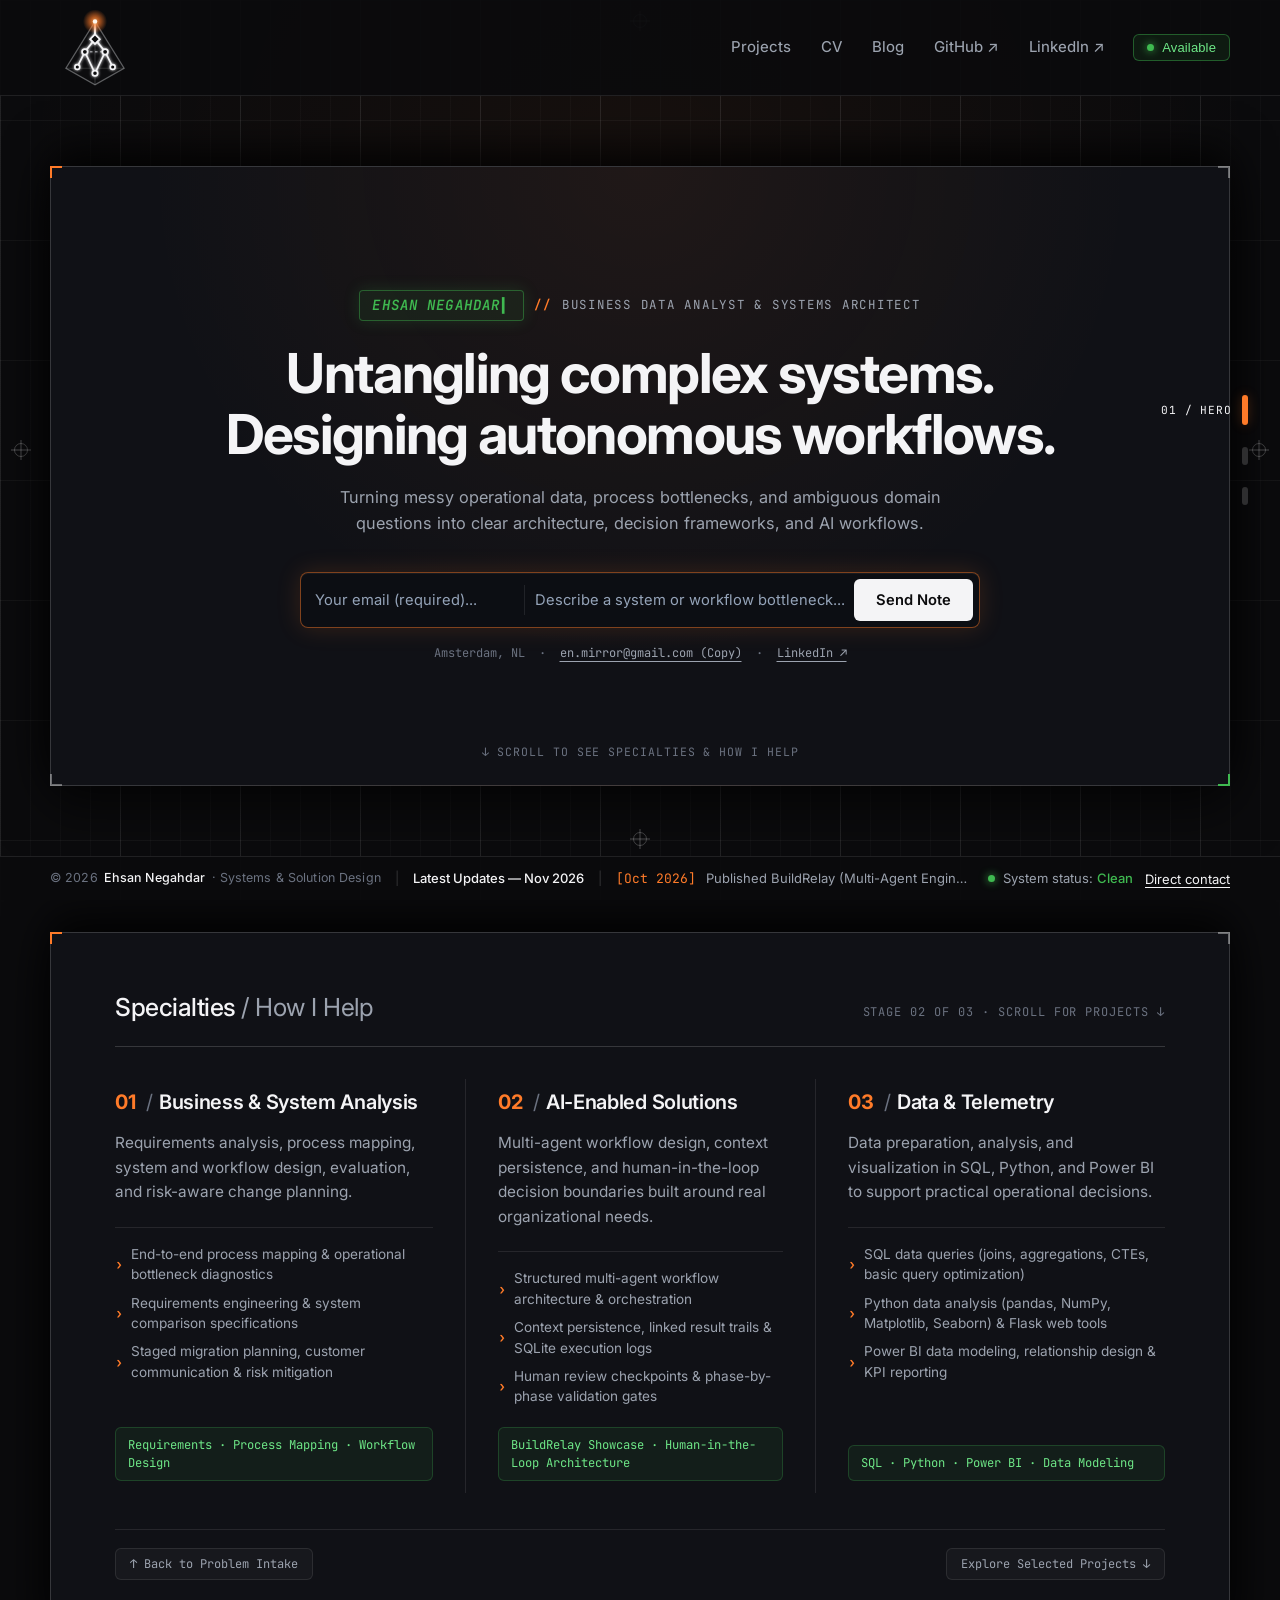
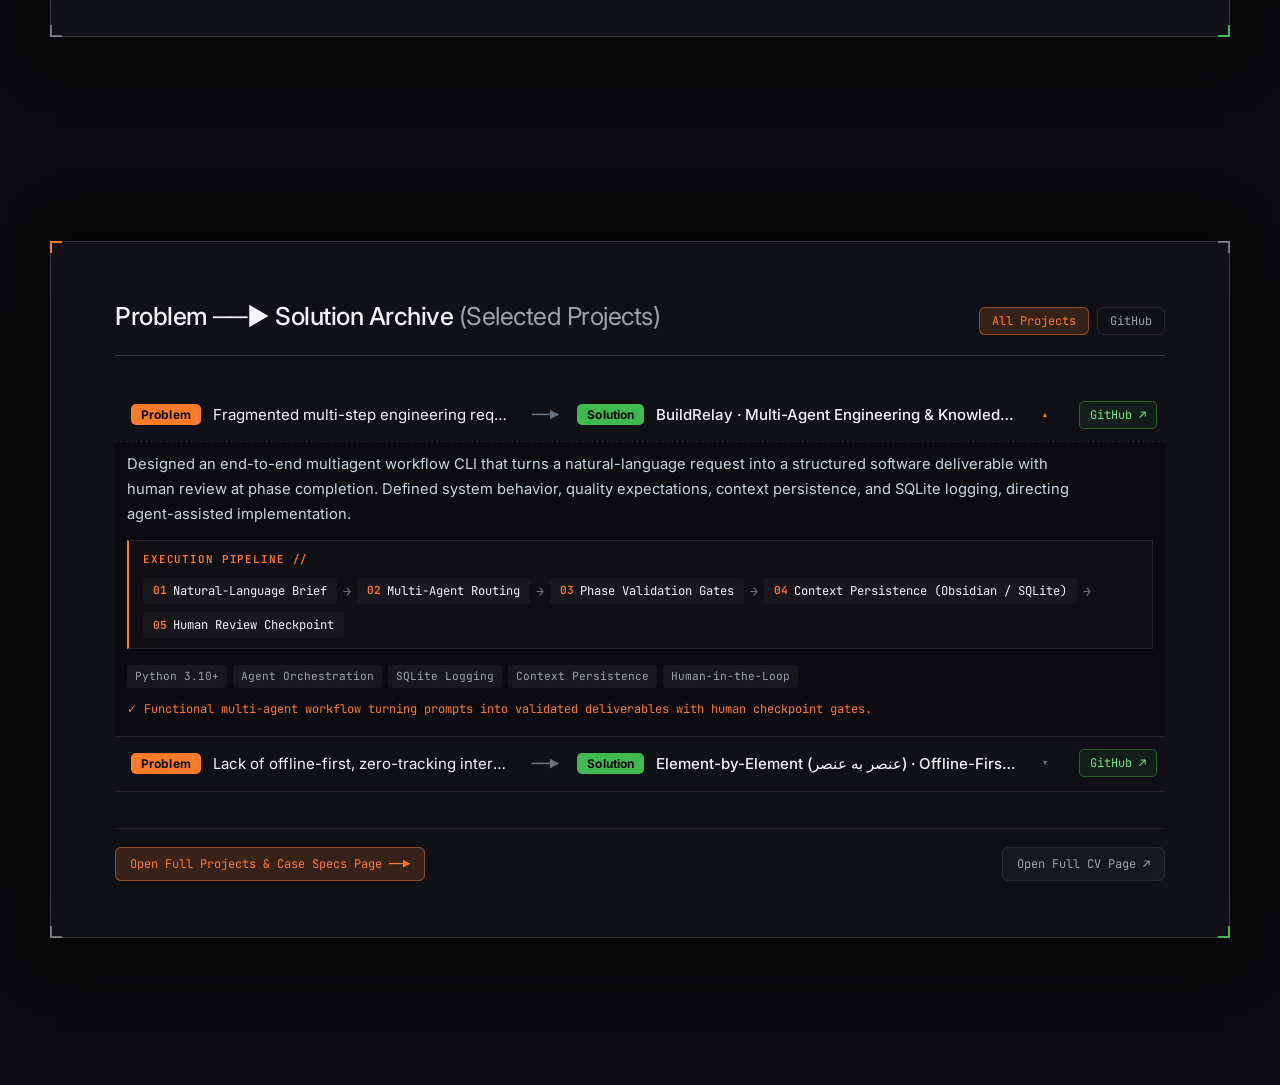
<file: index.html>
<!DOCTYPE html>
<html lang="en">
  <head>
    <meta charset="UTF-8" />
    <meta name="viewport" content="width=device-width, initial-scale=1.0" />
    <title>Ehsan Negahdar — Business Data Analyst &amp; Systems Architect</title>
    <meta
      name="description"
      content="Untangling complex systems. Designing autonomous workflows. Portfolio of Ehsan Negahdar — Business Data Analyst &amp; Systems Architect: Strategy, Process Optimization, Data Analytics &amp; Agentic AI."
    />
    <meta name="author" content="Ehsan Negahdar" />
    <meta name="theme-color" content="#0b0b0d" />

    <!-- Open Graph / Facebook -->
    <meta property="og:type" content="website" />
    <meta property="og:title" content="Ehsan Negahdar — Business Data Analyst &amp; Systems Architect" />
    <meta
      property="og:description"
      content="Untangling complex systems. Designing autonomous workflows. Strategy, Process Optimization, Data Analytics &amp; Agentic AI."
    />
    <meta property="og:image" content="./assets/logo-git-e.svg" />

    <!-- Twitter Card -->
    <meta name="twitter:card" content="summary" />
    <meta name="twitter:title" content="Ehsan Negahdar — Business Data Analyst &amp; Systems Architect" />
    <meta
      name="twitter:description"
      content="Untangling complex systems. Designing autonomous workflows. Strategy, Process Optimization, Data Analytics &amp; Agentic AI."
    />
    <meta name="twitter:image" content="./assets/logo-git-e.svg" />

    <link rel="icon" type="image/svg+xml" href="./assets/logo-git-e.svg" />
    <link rel="preconnect" href="https://fonts.googleapis.com" />
    <link rel="preconnect" href="https://fonts.gstatic.com" crossorigin />
    <link
      href="https://fonts.googleapis.com/css2?family=Inter:wght@400;450;500;600;700&family=JetBrains+Mono:ital,wght@0,400;0,500;0,600;1,500;1,600;1,700&display=swap"
      rel="stylesheet"
    />
    <link rel="stylesheet" href="./styles/main.css" />
  </head>
  <body data-page="home">
    <!-- Accessibility Skip to Main Content Link -->
    <a href="#main-content" class="skip-to-content">Skip to main content</a>

    <!-- Full-Viewport Architectural Gray Vertical Stripes & Blueprint Grid -->
    <div class="ambient-grid" aria-hidden="true">
      <div class="crosshair-mark ch-top" aria-hidden="true"></div>
      <div class="crosshair-mark ch-left" aria-hidden="true"></div>
      <div class="crosshair-mark ch-right" aria-hidden="true"></div>
      <div class="crosshair-mark ch-bottom" aria-hidden="true"></div>
    </div>

    <!-- ====================================================================
         PERSISTENT MINIMAL TOP HEADER (1.5x Monochrome Git-Branch E Logo)
         ==================================================================== -->
    <header class="site-header">
      <div class="header-inner">
        <a
          href="./index.html"
          class="brand-logo-btn"
          aria-label="Home — Ehsan Negahdar"
          title="Home"
        >
          <img
            src="./assets/logo-git-e.svg"
            alt="Monochrome Git-Branch E Logo"
            class="brand-logo-svg"
          />
        </a>

        <button
          type="button"
          class="mobile-nav-toggle"
          id="mobile-nav-toggle"
          aria-expanded="false"
          aria-controls="site-header-nav"
          aria-label="Toggle navigation menu"
        >
          <span class="hamburger-bar"></span>
          <span class="hamburger-bar"></span>
          <span class="hamburger-bar"></span>
        </button>

        <nav class="header-nav" id="site-header-nav" aria-label="Primary Navigation">
          <a href="./projects.html" class="nav-link">Projects</a>
          <a href="./cv.html" class="nav-link">CV</a>
          <a href="./blog.html" class="nav-link">Blog</a>
          <a
            href="https://github.com/Dutch-panda"
            target="_blank"
            rel="noopener noreferrer"
            class="nav-link"
          >
            GitHub ↗
          </a>
          <a
            href="https://www.linkedin.com/in/ehsan-negahdar/"
            target="_blank"
            rel="noopener noreferrer"
            class="nav-link"
          >
            LinkedIn ↗
          </a>
          <button
            type="button"
            class="availability-pill"
            data-goto-stage="0"
            title="Click to send a direct problem brief"
          >
            <span class="status-dot" aria-hidden="true"></span>
            <span>Available</span>
          </button>
        </nav>
      </div>
    </header>

    <!-- ====================================================================
         RIGHT-HAND STAGE NAVIGATION RAIL (01 · 02 · 03)
         ==================================================================== -->
    <aside class="stage-rail" aria-label="Section Stage Indicator">
      <button type="button" class="rail-dot active" aria-label="Stage 01: Hero">
        <span class="rail-dot-label">01 / HERO</span>
        <span class="rail-dot-bar"></span>
      </button>
      <button type="button" class="rail-dot" aria-label="Stage 02: Specialties">
        <span class="rail-dot-label">02 / SPECIALTIES</span>
        <span class="rail-dot-bar"></span>
      </button>
      <button type="button" class="rail-dot" aria-label="Stage 03: Archive">
        <span class="rail-dot-label">03 / PROJECTS</span>
        <span class="rail-dot-bar"></span>
      </button>
    </aside>

    <!-- ====================================================================
         DYNAMIC SCROLL-REPLACED STAGE DECK
         ==================================================================== -->
    <main class="stage-viewport" id="main-content">
      <!-- STAGE 01: COMPLETE CENTERED HERO BOX -->
      <section class="stage-section" id="stage-hero" aria-label="Hero">
        <div class="stage-box hero-box">
          <span class="box-corner-bl" aria-hidden="true"></span>
          <span class="box-corner-br" aria-hidden="true"></span>

          <div class="hero-kicker">
            <span
              class="hero-name-badge"
              id="hero-name-badge"
              data-text="EHSAN NEGAHDAR"
              aria-label="Ehsan Negahdar"
            ><span class="typed-name"></span><span class="typed-cursor" aria-hidden="true">▍</span></span>
            <span class="slash-accent">//</span>
            <span>BUSINESS DATA ANALYST &amp; SYSTEMS ARCHITECT</span>
          </div>

          <h1 class="hero-headline">
            Untangling complex systems.<br />
            Designing autonomous workflows.
          </h1>

          <p class="hero-subheadline">
            Turning messy operational data, process bottlenecks, and ambiguous domain questions into
            clear architecture, decision frameworks, and AI workflows.
          </p>

          <div class="problem-form-wrap">
            <form id="problem-form" class="problem-bar" autocomplete="off">
              <div class="problem-inputs-group">
                <div class="problem-field-email">
                  <input
                    type="email"
                    id="problem-email"
                    name="email"
                    class="problem-input"
                    placeholder="Your email (required)..."
                    aria-label="Your email address"
                    required
                  />
                </div>
                <div class="problem-field-note">
                  <input
                    type="text"
                    id="problem-input"
                    name="message"
                    class="problem-input"
                    placeholder="Describe a system or workflow bottleneck..."
                    aria-label="Describe a system or workflow bottleneck"
                    required
                  />
                </div>
              </div>
              <button type="submit" class="problem-send-btn" id="problem-submit-btn">Send Note</button>
            </form>
            <div id="problem-form-feedback" class="problem-form-feedback" aria-live="polite"></div>
            <div class="hero-quick-meta">
              <span>Amsterdam, NL</span>
              <span>·</span>
              <button type="button" class="copy-email-btn" data-copy-email>
                en.mirror@gmail.com (Copy)
              </button>
              <span>·</span>
              <a
                href="https://www.linkedin.com/in/ehsan-negahdar/"
                target="_blank"
                rel="noopener noreferrer"
                class="copy-email-btn"
              >
                LinkedIn ↗
              </a>
            </div>
          </div>

          <button type="button" class="scroll-cue-btn" data-goto-stage="1">
            <span>↓ Scroll to see Specialties &amp; How I Help</span>
          </button>
        </div>
      </section>

      <!-- STAGE 02: SPECIALTIES / HOW I HELP -->
      <section
        class="stage-section"
        id="stage-specialties"
        aria-label="Specialties and How I Help"
      >
        <div class="stage-box">
          <span class="box-corner-bl" aria-hidden="true"></span>
          <span class="box-corner-br" aria-hidden="true"></span>

          <div class="section-header-row">
            <h2 class="section-title">Specialties <span>/ How I Help</span></h2>
            <span class="section-step-badge">STAGE 02 OF 03 · SCROLL FOR PROJECTS ↓</span>
          </div>

          <div id="specialties-grid" class="specialties-grid"></div>

          <div class="stage-nav-footer">
            <button type="button" class="stage-step-btn" data-goto-stage="0">
              ↑ Back to Problem Intake
            </button>
            <button type="button" class="stage-step-btn" data-goto-stage="2">
              Explore Selected Projects ↓
            </button>
          </div>
        </div>
      </section>

      <!-- STAGE 03: SELECTED PROBLEM -> SOLUTION ARCHIVE PREVIEW -->
      <section
        class="stage-section"
        id="stage-archive"
        aria-label="Problem to Solution Archive"
      >
        <div class="stage-box">
          <span class="box-corner-bl" aria-hidden="true"></span>
          <span class="box-corner-br" aria-hidden="true"></span>

          <div class="section-header-row">
            <h2 class="section-title">
              Problem ──▶ Solution Archive <span>(Selected Projects)</span>
            </h2>
            <div class="archive-filters" role="tablist" aria-label="Filter projects by origin">
              <button
                type="button"
                class="filter-chip active"
                role="tab"
                aria-selected="true"
                data-filter="all"
              >
                All Projects
              </button>
              <button
                type="button"
                class="filter-chip"
                role="tab"
                aria-selected="false"
                data-filter="github"
              >
                GitHub
              </button>
            </div>
          </div>

          <div id="archive-list" class="archive-list">
            <noscript>
              <div class="archive-row expanded" style="padding: 16px;">
                <p style="color: var(--text-secondary); margin-bottom: 12px;">
                  JavaScript is disabled. Explore repositories directly on
                  <a href="https://github.com/Dutch-panda" class="inline-accent-link">GitHub (Dutch-panda)</a> or view the full case specs on the
                  <a href="./projects.html" class="inline-accent-link">Projects Page</a>.
                </p>
                <p style="color: var(--text-muted); font-size: 0.85rem;">
                  Featured: <strong>BuildRelay</strong> (Multi-Agent Engineering Platform) &amp; <strong>Periodic Table Practice</strong> (Offline-First Companion).
                </p>
              </div>
            </noscript>
          </div>

          <div class="stage-nav-footer">
            <a href="./projects.html" class="stage-step-btn cta-link-btn">
              Open Full Projects &amp; Case Specs Page ──▶
            </a>
            <a href="./cv.html" class="stage-step-btn">
              Open Full CV Page ↗
            </a>
          </div>
        </div>
      </section>
    </main>

    <!-- ====================================================================
         PERSISTENT BOTTOM STATUS & UPDATES TICKER
         ==================================================================== -->
    <footer class="site-footer">
      <div class="footer-inner">
        <div class="footer-left">
          <span class="footer-owner-credit">© 2026 <strong class="footer-owner-name">Ehsan Negahdar</strong> · Systems &amp; Solution Design</span>
          <span class="footer-sep">|</span>
          <span class="footer-label">Latest Updates — Nov 2026</span>
          <span class="footer-sep">|</span>
          <button
            type="button"
            id="footer-dispatch-btn"
            class="footer-dispatch-btn"
            title="Click to cycle recent dispatches"
          ></button>
        </div>

        <div class="footer-right">
          <span class="status-dot" aria-hidden="true"></span>
          <span>System status: <strong class="status-clean">Clean</strong></span>
          <button type="button" class="footer-contact-trigger" data-copy-email>
            Direct contact
          </button>
        </div>
      </div>
    </footer>

    <!-- Toast Notification -->
    <div id="toast-banner" class="toast-banner" role="status" aria-live="polite"></div>

    <script src="./scripts/data.js"></script>
    <script src="./scripts/app.js"></script>
  </body>
</html>
</file>
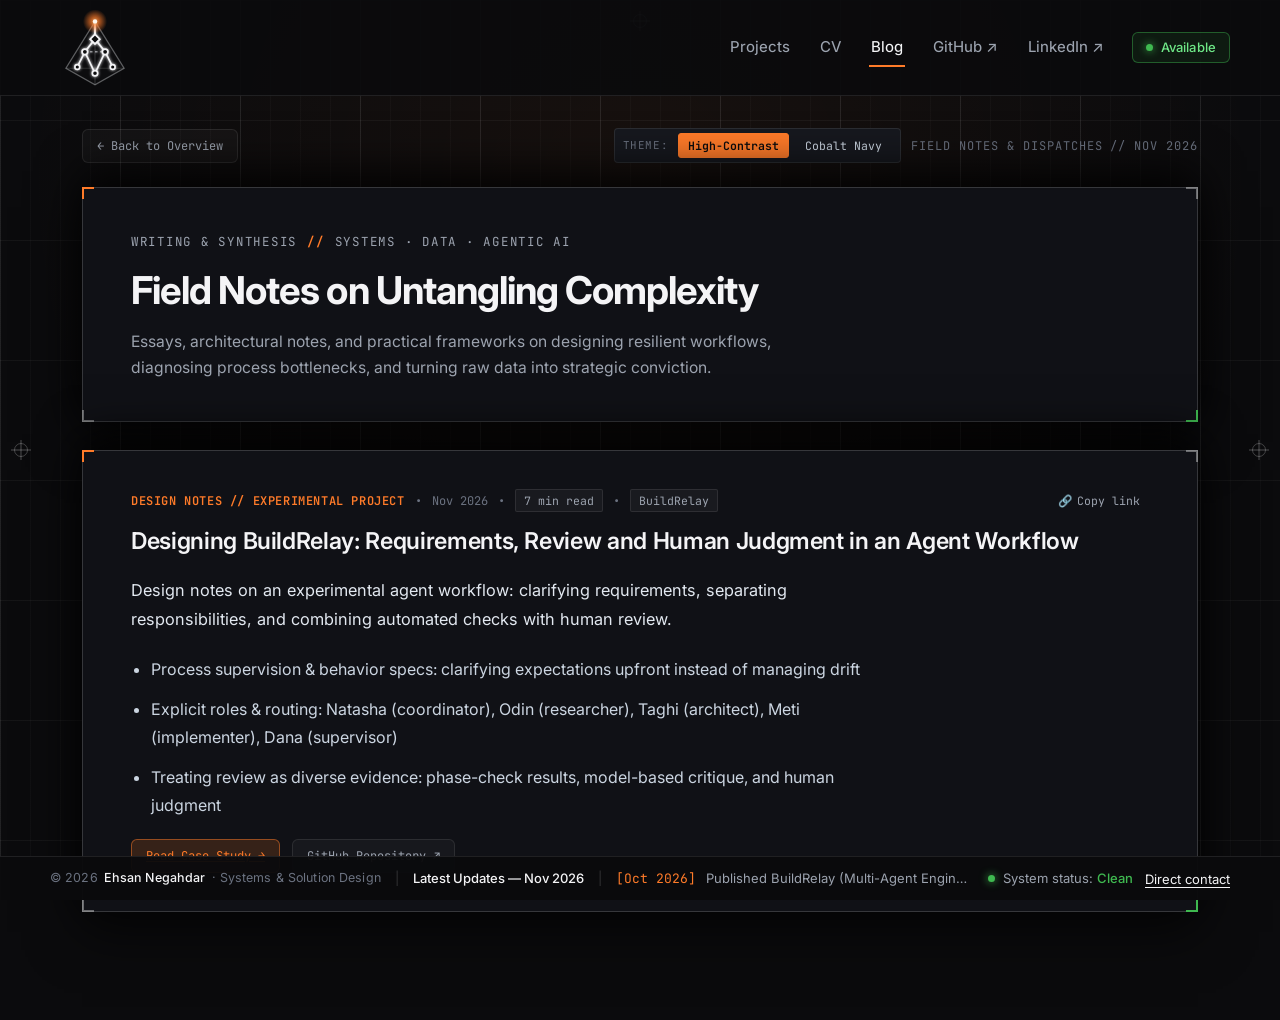
<file: blog.html>
<!DOCTYPE html>
<html lang="en">
  <head>
    <meta charset="UTF-8" />
    <meta name="viewport" content="width=device-width, initial-scale=1.0" />
    <title>Field Notes &amp; Dispatches — Ehsan Negahdar</title>
    <meta
      name="description"
      content="Field notes and dispatches on AI Solution Design, Systems Architecture, and Process Optimization by Ehsan Negahdar."
    />
    <meta name="author" content="Ehsan Negahdar" />
    <meta name="theme-color" content="#0b0b0d" />

    <!-- Open Graph / Facebook -->
    <meta property="og:type" content="website" />
    <meta property="og:title" content="Field Notes &amp; Dispatches — Ehsan Negahdar" />
    <meta
      property="og:description"
      content="Field notes and dispatches on AI Solution Design, Systems Architecture, and Process Optimization by Ehsan Negahdar."
    />
    <meta property="og:image" content="./assets/logo-git-e.svg" />

    <!-- Twitter Card -->
    <meta name="twitter:card" content="summary" />
    <meta name="twitter:title" content="Field Notes &amp; Dispatches — Ehsan Negahdar" />
    <meta
      name="twitter:description"
      content="Field notes and dispatches on AI Solution Design, Systems Architecture, and Process Optimization by Ehsan Negahdar."
    />
    <meta name="twitter:image" content="./assets/logo-git-e.svg" />

    <link rel="icon" type="image/svg+xml" href="./assets/logo-git-e.svg" />
    <link rel="preconnect" href="https://fonts.googleapis.com" />
    <link rel="preconnect" href="https://fonts.gstatic.com" crossorigin />
    <link
      href="https://fonts.googleapis.com/css2?family=Inter:wght@400;450;500;600;700&family=JetBrains+Mono:wght@400;500;600&display=swap"
      rel="stylesheet"
    />
    <link rel="stylesheet" href="./styles/main.css" />
  </head>
  <body data-page="blog">
    <!-- Accessibility Skip to Main Content Link -->
    <a href="#main-content" class="skip-to-content">Skip to main content</a>

    <!-- Full-Viewport Architectural Gray Vertical Stripes & Blueprint Grid -->
    <div class="ambient-grid" aria-hidden="true">
      <div class="crosshair-mark ch-top" aria-hidden="true"></div>
      <div class="crosshair-mark ch-left" aria-hidden="true"></div>
      <div class="crosshair-mark ch-right" aria-hidden="true"></div>
      <div class="crosshair-mark ch-bottom" aria-hidden="true"></div>
    </div>

    <!-- PERSISTENT MINIMAL TOP HEADER -->
    <header class="site-header">
      <div class="header-inner">
        <a
          href="./index.html"
          class="brand-logo-btn"
          aria-label="Home — Ehsan Negahdar"
          title="Back to Home"
        >
          <img
            src="./assets/logo-git-e.svg"
            alt="Monochrome Git-Branch E Logo"
            class="brand-logo-svg"
          />
        </a>

        <button
          type="button"
          class="mobile-nav-toggle"
          id="mobile-nav-toggle"
          aria-expanded="false"
          aria-controls="site-header-nav"
          aria-label="Toggle navigation menu"
        >
          <span class="hamburger-bar"></span>
          <span class="hamburger-bar"></span>
          <span class="hamburger-bar"></span>
        </button>

        <nav class="header-nav" id="site-header-nav" aria-label="Primary Navigation">
          <a href="./projects.html" class="nav-link">Projects</a>
          <a href="./cv.html" class="nav-link">CV</a>
          <a href="./blog.html" class="nav-link active">Blog</a>
          <a
            href="https://github.com/Dutch-panda"
            target="_blank"
            rel="noopener noreferrer"
            class="nav-link"
          >
            GitHub ↗
          </a>
          <a
            href="https://www.linkedin.com/in/ehsan-negahdar/"
            target="_blank"
            rel="noopener noreferrer"
            class="nav-link"
          >
            LinkedIn ↗
          </a>
          <a href="./index.html#stage-hero" class="availability-pill" title="Send a direct note">
            <span class="status-dot" aria-hidden="true"></span>
            <span>Available</span>
          </a>
        </nav>
      </div>
    </header>

    <!-- DEDICATED BLOG PAGE CONTAINER -->
    <main class="subpage-main" id="main-content">
      <div class="subpage-ActionBar">
        <a href="./index.html" class="stage-step-btn">← Back to Overview</a>
        <div class="subpage-actions-right">
          <div class="theme-switcher-group" role="group" aria-label="Blog theme selection">
            <span class="theme-switcher-label">THEME:</span>
            <button type="button" class="theme-btn active" data-theme="default" title="Carbon Dark with High-Contrast Text">High-Contrast</button>
            <button type="button" class="theme-btn" data-theme="navy" title="VS Code Cobalt Navy Blue">Cobalt Navy</button>
          </div>
          <span class="section-step-badge">FIELD NOTES &amp; DISPATCHES // NOV 2026</span>
        </div>
      </div>

      <section class="stage-box subpage-header-box">
        <span class="box-corner-bl" aria-hidden="true"></span>
        <span class="box-corner-br" aria-hidden="true"></span>
        <div class="hero-kicker" style="margin-bottom: 10px;">
          <span>WRITING &amp; SYNTHESIS</span>
          <span class="slash-accent">//</span>
          <span>SYSTEMS · DATA · AGENTIC AI</span>
        </div>
        <h1 class="subpage-h1">Field Notes on Untangling Complexity</h1>
        <p class="subpage-lead">
          Essays, architectural notes, and practical frameworks on designing resilient workflows,
          diagnosing process bottlenecks, and turning raw data into strategic conviction.
        </p>
      </section>

      <div id="blog-full-list" class="blog-full-list">
        <div class="stage-box blog-empty-box" style="padding: 48px; text-align: center;">
          <span class="box-corner-bl" aria-hidden="true"></span>
          <span class="box-corner-br" aria-hidden="true"></span>
          <p style="font-size: 1.1rem; color: var(--text-secondary); margin-bottom: 8px;">
            Articles coming soon.
          </p>
          <p style="font-size: 0.88rem; color: var(--text-muted);">
            Field notes and dispatches on systems design, process analysis, and practical AI workflows are being prepared.
          </p>
        </div>
      </div>
    </main>

    <!-- PERSISTENT BOTTOM STATUS TICKER -->
    <footer class="site-footer">
      <div class="footer-inner">
        <div class="footer-left">
          <span class="footer-owner-credit">© 2026 <strong class="footer-owner-name">Ehsan Negahdar</strong> · Systems &amp; Solution Design</span>
          <span class="footer-sep">|</span>
          <span class="footer-label">Latest Updates — Nov 2026</span>
          <span class="footer-sep">|</span>
          <button
            type="button"
            id="footer-dispatch-btn"
            class="footer-dispatch-btn"
            title="Click to cycle recent dispatches"
          ></button>
        </div>

        <div class="footer-right">
          <span class="status-dot" aria-hidden="true"></span>
          <span>System status: <strong class="status-clean">Clean</strong></span>
          <button type="button" class="footer-contact-trigger" data-copy-email>
            Direct contact
          </button>
        </div>
      </div>
    </footer>

    <div id="toast-banner" class="toast-banner" role="status" aria-live="polite"></div>

    <script src="./scripts/data.js"></script>
    <script src="./scripts/app.js"></script>
    <script>
      // Blog Theme Switcher
      (function() {
        const buttons = document.querySelectorAll('.theme-btn');
        const root = document.documentElement;
        
        function applyTheme(theme) {
          root.removeAttribute('data-article-theme');
          if (theme && theme !== 'default') {
            root.setAttribute('data-article-theme', theme);
          }
          buttons.forEach(btn => {
            btn.classList.toggle('active', btn.getAttribute('data-theme') === theme);
          });
          try {
            localStorage.setItem('preferred-blog-theme', theme);
          } catch (e) {}
        }

        buttons.forEach(btn => {
          btn.addEventListener('click', () => {
            const theme = btn.getAttribute('data-theme');
            applyTheme(theme);
          });
        });

        try {
          const saved = localStorage.getItem('preferred-blog-theme');
          if (saved) applyTheme(saved);
        } catch (e) {}
      })();
    </script>
  </body>
</html>
</file>
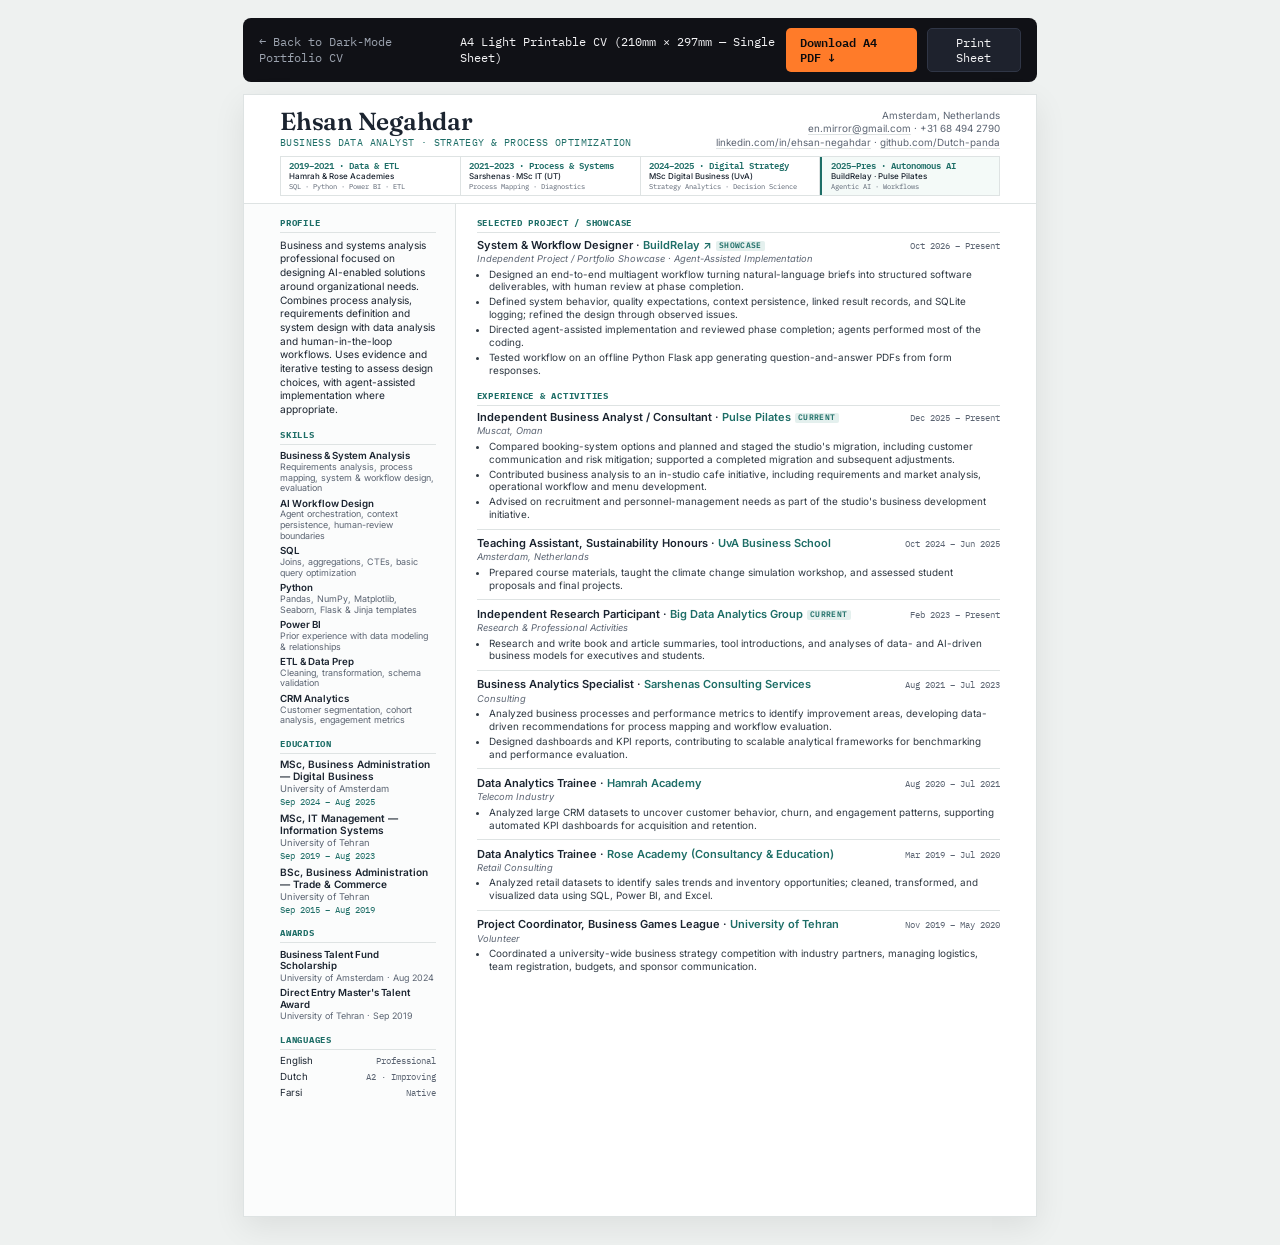
<file: cv-a4.html>
<!DOCTYPE html>
<html lang="en">
<head>
  <meta charset="UTF-8" />
  <meta name="viewport" content="width=device-width, initial-scale=1.0" />
  <title>Ehsan Negahdar — CV (A4 Printable)</title>
  <meta name="description" content="Print-ready curriculum vitae of Ehsan Negahdar — Business Data Analyst, Systems &amp; Agentic AI." />
  <meta name="author" content="Ehsan Negahdar" />
  <link rel="icon" type="image/svg+xml" href="./assets/logo-git-e.svg" />
  <link rel="preconnect" href="https://fonts.googleapis.com" />
  <link rel="preconnect" href="https://fonts.gstatic.com" crossorigin />
  <link
    href="https://fonts.googleapis.com/css2?family=Fraunces:opsz,wght@9..144,500;9..144,600&family=Inter:wght@400;500;600;700&family=IBM+Plex+Mono:wght@400;500&display=swap"
    rel="stylesheet"
  />
  <style>
    :root {
      --bg: #eef1f0;
      --panel: #ffffff;
      --ink: #1b2430;
      --ink-soft: #5b6472;
      --accent: #1e6e67;
      --accent-tint: #e4f0ee;
      --line: #dee3e3;
      --mono: 'IBM Plex Mono', monospace;
    }

    @page {
      size: A4 portrait;
      margin: 0;
    }

    *, *::before, *::after {
      box-sizing: border-box;
      margin: 0;
      padding: 0;
    }

    html, body {
      background: var(--bg);
      color: var(--ink);
      font-family: 'Inter', -apple-system, BlinkMacSystemFont, sans-serif;
      font-size: 8.6pt;
      line-height: 1.32;
      -webkit-font-smoothing: antialiased;
      -webkit-print-color-adjust: exact;
      print-color-adjust: exact;
    }

    /* Top action toolbar (screen only) */
    .screen-toolbar {
      max-width: 210mm;
      margin: 18px auto 12px;
      display: flex;
      justify-content: space-between;
      align-items: center;
      padding: 10px 16px;
      background: #101116;
      color: #f4f4f6;
      border-radius: 8px;
      font-family: var(--mono);
      font-size: 12px;
    }

    .toolbar-actions {
      display: flex;
      gap: 10px;
      align-items: center;
    }

    .toolbar-btn {
      background: #ff7b29;
      color: #0b0b0d;
      border: none;
      padding: 7px 14px;
      border-radius: 5px;
      font-family: var(--mono);
      font-size: 11.5px;
      font-weight: 600;
      cursor: pointer;
      text-decoration: none;
    }

    .toolbar-btn-secondary {
      background: #1e222d;
      color: #f4f4f6;
      border: 1px solid #303646;
      padding: 6px 13px;
      border-radius: 5px;
      font-family: var(--mono);
      font-size: 11.5px;
      cursor: pointer;
      text-decoration: none;
    }

    .toolbar-link {
      color: #9ca3af;
      text-decoration: none;
    }

    .toolbar-link:hover {
      color: #ffffff;
    }

    /* A4 Sheet Container: 210mm x 297mm (Calibrated for full content visibility) */
    .a4-sheet {
      width: 210mm;
      min-height: 297mm;
      height: auto;
      margin: 0 auto 28px;
      background: var(--panel);
      border: 1px solid var(--line);
      box-shadow: 0 10px 30px rgba(0, 0, 0, 0.08);
      display: flex;
      flex-direction: column;
      overflow: visible;
    }

    /* ---------- Header ---------- */
    header {
      padding: 3.5mm 9.5mm 1.8mm;
      border-bottom: 1px solid var(--line);
      flex-shrink: 0;
    }

    .name-row {
      display: flex;
      justify-content: space-between;
      align-items: flex-end;
      gap: 12px;
    }

    h1 {
      font-family: 'Fraunces', serif;
      font-weight: 600;
      font-size: 18.5pt;
      letter-spacing: -0.01em;
      line-height: 1.05;
      color: var(--ink);
    }

    .title {
      font-family: var(--mono);
      font-size: 7.4pt;
      letter-spacing: 0.04em;
      text-transform: uppercase;
      color: var(--accent);
      margin-top: 1.5px;
    }

    .contact {
      font-size: 7.4pt;
      color: var(--ink-soft);
      text-align: right;
      line-height: 1.35;
      white-space: nowrap;
    }

    .contact a {
      color: var(--ink-soft);
      text-decoration: none;
      border-bottom: 1px solid var(--line);
    }

    /* Career & Skills Roadmap Strip (Replaces 4 data squares) */
    .roadmap-strip {
      display: grid;
      grid-template-columns: repeat(4, 1fr);
      gap: 1px;
      background: var(--line);
      border: 1px solid var(--line);
      margin-top: 1.8mm;
    }

    .roadmap-col {
      background: var(--panel);
      padding: 1.2mm 2.2mm;
    }

    .roadmap-col.current {
      background: #f4faf8;
      border-left: 2px solid var(--accent);
    }

    .rm-period {
      font-family: var(--mono);
      font-size: 6.4pt;
      color: var(--accent);
      font-weight: 600;
      line-height: 1.15;
    }

    .rm-org {
      font-size: 6pt;
      color: var(--ink);
      font-weight: 500;
      margin-top: 0.3mm;
      line-height: 1.15;
    }

    .rm-skills {
      font-size: 5.4pt;
      color: var(--ink-soft);
      font-family: var(--mono);
      margin-top: 0.3mm;
      line-height: 1.15;
    }

    /* ---------- Two-Column Body Filling Remainder of A4 ---------- */
    .body-grid {
      display: grid;
      grid-template-columns: 56mm 1fr;
      flex: 1;
      min-height: 0;
    }

    aside {
      padding: 3.5mm 5mm 3.5mm 9.5mm;
      border-right: 1px solid var(--line);
      background: #fbfcfc;
      display: flex;
      flex-direction: column;
      justify-content: flex-start;
    }

    main {
      padding: 3.5mm 9.5mm 3.5mm 5.5mm;
      display: flex;
      flex-direction: column;
    }

    h2 {
      font-family: var(--mono);
      font-size: 7.1pt;
      letter-spacing: 0.08em;
      text-transform: uppercase;
      color: var(--accent);
      margin: 0 0 1.4mm;
      padding-bottom: 0.7mm;
      border-bottom: 1px solid var(--line);
      flex-shrink: 0;
    }

    .aside-section {
      margin-bottom: 3.2mm;
    }

    .aside-section:last-child {
      margin-bottom: 0;
    }

    p.summary {
      color: var(--ink);
      font-size: 7.6pt;
      line-height: 1.35;
    }

    .skill-item {
      font-size: 7.3pt;
      margin-bottom: 1mm;
      line-height: 1.2;
    }

    .skill-item:last-child {
      margin-bottom: 0;
    }

    .skill-item .sk-name {
      font-weight: 600;
      color: var(--ink);
    }

    .skill-item .sk-desc {
      display: block;
      color: var(--ink-soft);
      font-size: 6.7pt;
    }

    .edu-item {
      margin-bottom: 1.4mm;
    }

    .edu-item:last-child {
      margin-bottom: 0;
    }

    .edu-item .deg {
      font-weight: 600;
      font-size: 7.6pt;
      color: var(--ink);
      line-height: 1.18;
    }

    .edu-item .school {
      font-size: 7pt;
      color: var(--ink-soft);
    }

    .edu-item .dates {
      font-family: var(--mono);
      font-size: 6.5pt;
      color: var(--accent);
      margin-top: 0.2mm;
    }

    .award-item {
      margin-bottom: 1.1mm;
      font-size: 7.3pt;
      line-height: 1.18;
    }

    .award-item:last-child {
      margin-bottom: 0;
    }

    .award-item .a-name {
      font-weight: 600;
      color: var(--ink);
      display: block;
    }

    .award-item .a-meta {
      color: var(--ink-soft);
      font-size: 6.7pt;
    }

    .lang-item {
      display: flex;
      justify-content: space-between;
      font-size: 7.3pt;
      margin-bottom: 0.75mm;
    }

    .lang-item:last-child {
      margin-bottom: 0;
    }

    .lang-item .lvl {
      color: var(--ink-soft);
      font-family: var(--mono);
      font-size: 6.8pt;
    }

    /* ---------- Experience Entries ---------- */
    .exp-list {
      display: flex;
      flex-direction: column;
      flex: none;
      justify-content: flex-start;
    }

    .exp-entry {
      padding-bottom: 2mm;
      margin-bottom: 2mm;
      border-bottom: 1px solid var(--line);
    }

    .exp-entry:last-child {
      border-bottom: none;
      margin-bottom: 0;
      padding-bottom: 0;
    }

    .exp-head {
      display: flex;
      justify-content: space-between;
      align-items: baseline;
      gap: 6px;
      margin-bottom: 0.3mm;
    }

    .exp-role {
      font-size: 8.3pt;
      font-weight: 600;
      color: var(--ink);
      line-height: 1.2;
    }

    .exp-role .org {
      color: var(--accent);
      font-weight: 600;
    }

    .exp-dates {
      font-family: var(--mono);
      font-size: 6.8pt;
      color: var(--ink-soft);
      white-space: nowrap;
      flex-shrink: 0;
    }

    .exp-meta {
      font-size: 7pt;
      color: var(--ink-soft);
      font-style: italic;
      margin-bottom: 0.55mm;
    }

    ul.bullets {
      margin: 0;
      padding-left: 3.4mm;
    }

    ul.bullets li {
      margin-bottom: 0.5mm;
      color: #2f3943;
      font-size: 7.45pt;
      line-height: 1.3;
    }

    ul.bullets li:last-child {
      margin-bottom: 0;
    }

    .current-tag {
      display: inline-block;
      font-family: var(--mono);
      font-size: 5.8pt;
      text-transform: uppercase;
      letter-spacing: 0.04em;
      color: var(--accent);
      background: var(--accent-tint);
      padding: 0.5px 3.5px;
      border-radius: 2px;
      margin-left: 4px;
      vertical-align: middle;
    }

    @media print {
      html, body {
        background: #ffffff;
      }
      .screen-toolbar {
        display: none !important;
      }
      .a4-sheet {
        margin: 0;
        border: none;
        box-shadow: none;
        width: 100%;
        min-height: 297mm;
        height: auto;
        overflow: visible;
      }
      .exp-entry, .aside-section, .edu-item {
        break-inside: avoid;
        page-break-inside: avoid;
      }
    }
  </style>
</head>
<body>
  <div class="screen-toolbar">
    <a href="./cv.html" class="toolbar-link">← Back to Dark-Mode Portfolio CV</a>
    <span>A4 Light Printable CV (210mm × 297mm — Single Sheet)</span>
    <div class="toolbar-actions">
      <a href="./assets/Ehsan-Negahdar-CV.pdf" download="Ehsan-Negahdar-CV.pdf" class="toolbar-btn">Download A4 PDF ↓</a>
      <button type="button" class="toolbar-btn-secondary" onclick="window.print()">Print Sheet</button>
    </div>
  </div>

  <div class="a4-sheet">
    <header>
      <div class="name-row">
        <div>
          <h1>Ehsan Negahdar</h1>
          <div class="title">Business Data Analyst · Strategy &amp; Process Optimization</div>
        </div>
        <div class="contact">
          Amsterdam, Netherlands<br />
          <a href="mailto:en.mirror@gmail.com">en.mirror@gmail.com</a> · +31 68 494 2790<br />
          <a href="https://www.linkedin.com/in/ehsan-negahdar/" target="_blank">linkedin.com/in/ehsan-negahdar</a> ·
          <a href="https://github.com/Dutch-panda" target="_blank">github.com/Dutch-panda</a>
        </div>
      </div>

      <div class="roadmap-strip">
        <div class="roadmap-col">
          <div class="rm-period">2019–2021 · Data &amp; ETL</div>
          <div class="rm-org">Hamrah &amp; Rose Academies</div>
          <div class="rm-skills">SQL · Python · Power BI · ETL</div>
        </div>
        <div class="roadmap-col">
          <div class="rm-period">2021–2023 · Process &amp; Systems</div>
          <div class="rm-org">Sarshenas · MSc IT (UT)</div>
          <div class="rm-skills">Process Mapping · Diagnostics</div>
        </div>
        <div class="roadmap-col">
          <div class="rm-period">2024–2025 · Digital Strategy</div>
          <div class="rm-org">MSc Digital Business (UvA)</div>
          <div class="rm-skills">Strategy Analytics · Decision Science</div>
        </div>
        <div class="roadmap-col current">
          <div class="rm-period">2025–Pres · Autonomous AI</div>
          <div class="rm-org">BuildRelay · Pulse Pilates</div>
          <div class="rm-skills">Agentic AI · Workflows</div>
        </div>
      </div>
    </header>

    <div class="body-grid">
      <aside>
        <div class="aside-section">
          <h2>Profile</h2>
          <p class="summary">
            Business and systems analysis professional focused on designing AI-enabled solutions around organizational needs. Combines process analysis, requirements definition and system design with data analysis and human-in-the-loop workflows. Uses evidence and iterative testing to assess design choices, with agent-assisted implementation where appropriate.
          </p>
        </div>

        <div class="aside-section">
          <h2>Skills</h2>
          <div class="skill-item"><span class="sk-name">Business &amp; System Analysis</span><span class="sk-desc">Requirements analysis, process mapping, system &amp; workflow design, evaluation</span></div>
          <div class="skill-item"><span class="sk-name">AI Workflow Design</span><span class="sk-desc">Agent orchestration, context persistence, human-review boundaries</span></div>
          <div class="skill-item"><span class="sk-name">SQL</span><span class="sk-desc">Joins, aggregations, CTEs, basic query optimization</span></div>
          <div class="skill-item"><span class="sk-name">Python</span><span class="sk-desc">Pandas, NumPy, Matplotlib, Seaborn, Flask &amp; Jinja templates</span></div>
          <div class="skill-item"><span class="sk-name">Power BI</span><span class="sk-desc">Prior experience with data modeling &amp; relationships</span></div>
          <div class="skill-item"><span class="sk-name">ETL &amp; Data Prep</span><span class="sk-desc">Cleaning, transformation, schema validation</span></div>
          <div class="skill-item"><span class="sk-name">CRM Analytics</span><span class="sk-desc">Customer segmentation, cohort analysis, engagement metrics</span></div>
        </div>

        <div class="aside-section">
          <h2>Education</h2>
          <div class="edu-item">
            <div class="deg">MSc, Business Administration — Digital Business</div>
            <div class="school">University of Amsterdam</div>
            <div class="dates">Sep 2024 – Aug 2025</div>
          </div>
          <div class="edu-item">
            <div class="deg">MSc, IT Management — Information Systems</div>
            <div class="school">University of Tehran</div>
            <div class="dates">Sep 2019 – Aug 2023</div>
          </div>
          <div class="edu-item">
            <div class="deg">BSc, Business Administration — Trade &amp; Commerce</div>
            <div class="school">University of Tehran</div>
            <div class="dates">Sep 2015 – Aug 2019</div>
          </div>
        </div>

        <div class="aside-section">
          <h2>Awards</h2>
          <div class="award-item">
            <span class="a-name">Business Talent Fund Scholarship</span>
            <span class="a-meta">University of Amsterdam · Aug 2024</span>
          </div>
          <div class="award-item">
            <span class="a-name">Direct Entry Master's Talent Award</span>
            <span class="a-meta">University of Tehran · Sep 2019</span>
          </div>
        </div>

        <div class="aside-section">
          <h2>Languages</h2>
          <div class="lang-item"><span>English</span><span class="lvl">Professional</span></div>
          <div class="lang-item"><span>Dutch</span><span class="lvl">A2 · Improving</span></div>
          <div class="lang-item"><span>Farsi</span><span class="lvl">Native</span></div>
        </div>
      </aside>

      <main>
        <h2>Selected Project / Showcase</h2>
        <div class="exp-list" style="margin-bottom: 3.5mm;">
          <div class="exp-entry">
            <div class="exp-head">
              <div class="exp-role">System &amp; Workflow Designer · <a href="https://github.com/Dutch-panda/BuildRelay" target="_blank" class="org-link" style="color: var(--accent); font-weight: 600; text-decoration: none;">BuildRelay ↗</a><span class="current-tag">Showcase</span></div>
              <div class="exp-dates">Oct 2026 – Present</div>
            </div>
            <div class="exp-meta">Independent Project / Portfolio Showcase · Agent-Assisted Implementation</div>
            <ul class="bullets">
              <li>Designed an end-to-end multiagent workflow turning natural-language briefs into structured software deliverables, with human review at phase completion.</li>
              <li>Defined system behavior, quality expectations, context persistence, linked result records, and SQLite logging; refined the design through observed issues.</li>
              <li>Directed agent-assisted implementation and reviewed phase completion; agents performed most of the coding.</li>
              <li>Tested workflow on an offline Python Flask app generating question-and-answer PDFs from form responses.</li>
            </ul>
          </div>
        </div>

        <h2>Experience &amp; Activities</h2>
        <div class="exp-list">
          <div class="exp-entry">
            <div class="exp-head">
              <div class="exp-role">Independent Business Analyst / Consultant · <span class="org">Pulse Pilates</span><span class="current-tag">Current</span></div>
              <div class="exp-dates">Dec 2025 – Present</div>
            </div>
            <div class="exp-meta">Muscat, Oman</div>
            <ul class="bullets">
              <li>Compared booking-system options and planned and staged the studio's migration, including customer communication and risk mitigation; supported a completed migration and subsequent adjustments.</li>
              <li>Contributed business analysis to an in-studio cafe initiative, including requirements and market analysis, operational workflow and menu development.</li>
              <li>Advised on recruitment and personnel-management needs as part of the studio's business development initiative.</li>
            </ul>
          </div>

          <div class="exp-entry">
            <div class="exp-head">
              <div class="exp-role">Teaching Assistant, Sustainability Honours · <span class="org">UvA Business School</span></div>
              <div class="exp-dates">Oct 2024 – Jun 2025</div>
            </div>
            <div class="exp-meta">Amsterdam, Netherlands</div>
            <ul class="bullets">
              <li>Prepared course materials, taught the climate change simulation workshop, and assessed student proposals and final projects.</li>
            </ul>
          </div>

          <div class="exp-entry">
            <div class="exp-head">
              <div class="exp-role">Independent Research Participant · <span class="org">Big Data Analytics Group</span><span class="current-tag">Current</span></div>
              <div class="exp-dates">Feb 2023 – Present</div>
            </div>
            <div class="exp-meta">Research &amp; Professional Activities</div>
            <ul class="bullets">
              <li>Research and write book and article summaries, tool introductions, and analyses of data- and AI-driven business models for executives and students.</li>
            </ul>
          </div>

          <div class="exp-entry">
            <div class="exp-head">
              <div class="exp-role">Business Analytics Specialist · <span class="org">Sarshenas Consulting Services</span></div>
              <div class="exp-dates">Aug 2021 – Jul 2023</div>
            </div>
            <div class="exp-meta">Consulting</div>
            <ul class="bullets">
              <li>Analyzed business processes and performance metrics to identify improvement areas, developing data-driven recommendations for process mapping and workflow evaluation.</li>
              <li>Designed dashboards and KPI reports, contributing to scalable analytical frameworks for benchmarking and performance evaluation.</li>
            </ul>
          </div>

          <div class="exp-entry">
            <div class="exp-head">
              <div class="exp-role">Data Analytics Trainee · <span class="org">Hamrah Academy</span></div>
              <div class="exp-dates">Aug 2020 – Jul 2021</div>
            </div>
            <div class="exp-meta">Telecom Industry</div>
            <ul class="bullets">
              <li>Analyzed large CRM datasets to uncover customer behavior, churn, and engagement patterns, supporting automated KPI dashboards for acquisition and retention.</li>
            </ul>
          </div>

          <div class="exp-entry">
            <div class="exp-head">
              <div class="exp-role">Data Analytics Trainee · <span class="org">Rose Academy (Consultancy &amp; Education)</span></div>
              <div class="exp-dates">Mar 2019 – Jul 2020</div>
            </div>
            <div class="exp-meta">Retail Consulting</div>
            <ul class="bullets">
              <li>Analyzed retail datasets to identify sales trends and inventory opportunities; cleaned, transformed, and visualized data using SQL, Power BI, and Excel.</li>
            </ul>
          </div>

          <div class="exp-entry">
            <div class="exp-head">
              <div class="exp-role">Project Coordinator, Business Games League · <span class="org">University of Tehran</span></div>
              <div class="exp-dates">Nov 2019 – May 2020</div>
            </div>
            <div class="exp-meta">Volunteer</div>
            <ul class="bullets">
              <li>Coordinated a university-wide business strategy competition with industry partners, managing logistics, team registration, budgets, and sponsor communication.</li>
            </ul>
          </div>
        </div>
      </main>
    </div>
  </div>
</body>
</html>
</file>
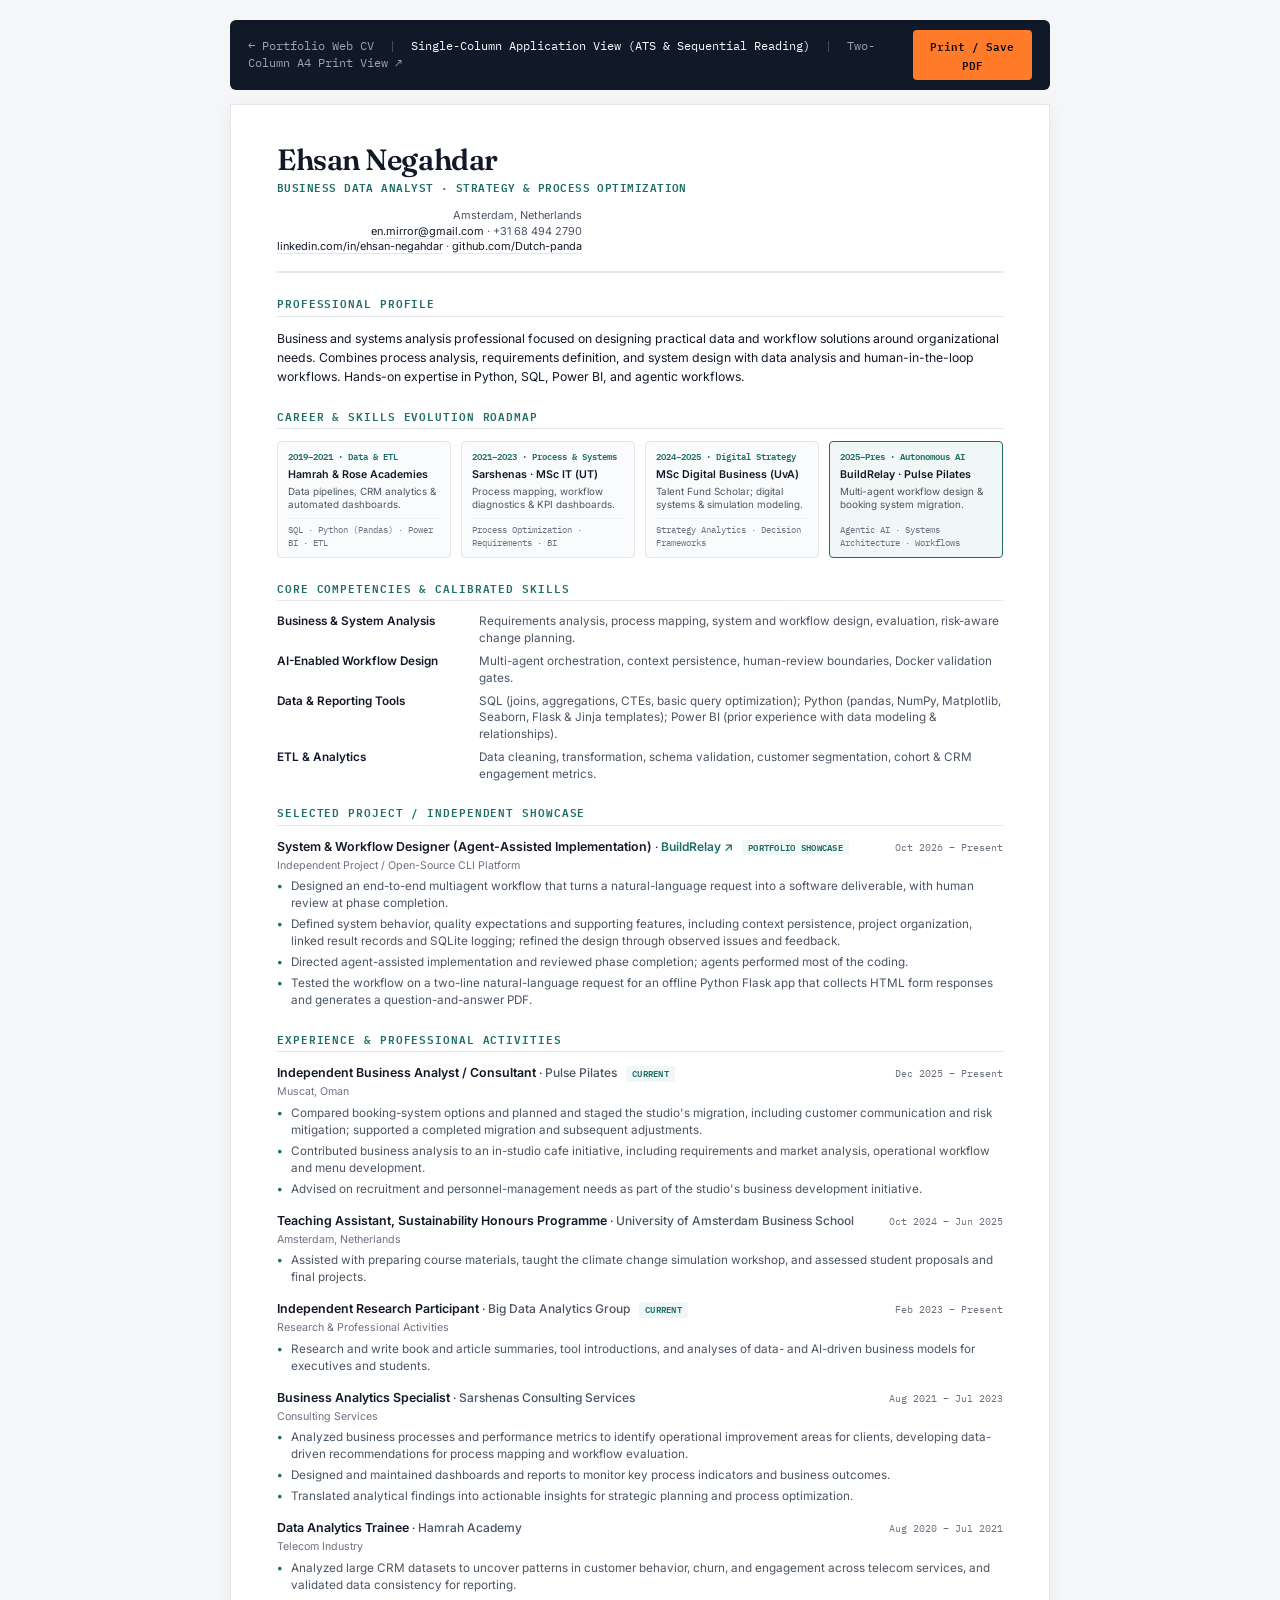
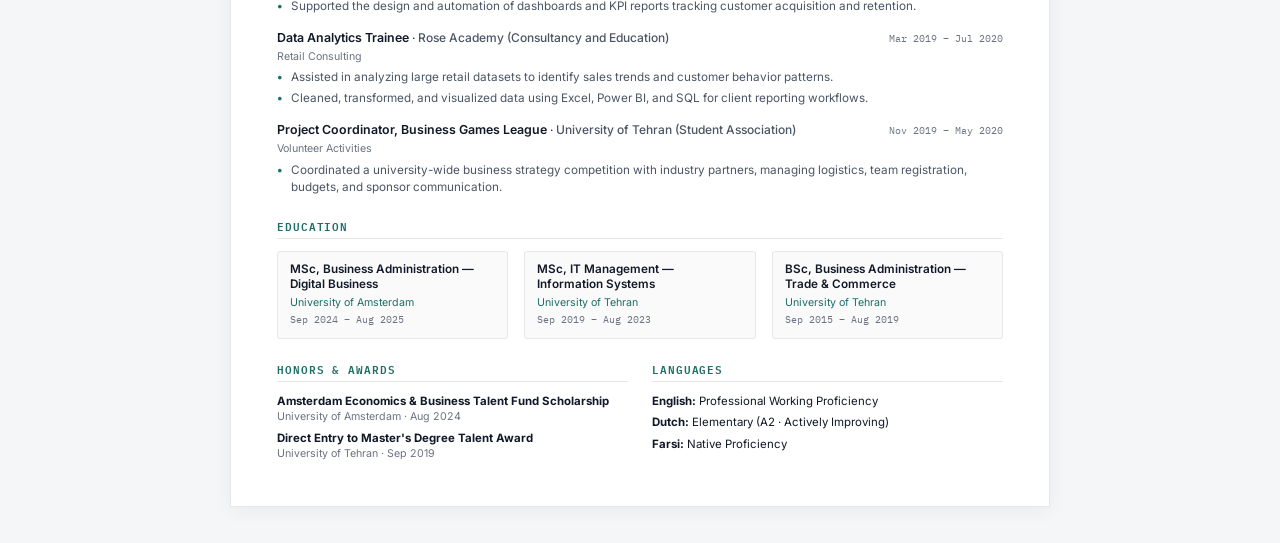
<file: cv-app.html>
<!DOCTYPE html>
<html lang="en">
<head>
  <meta charset="UTF-8" />
  <meta name="viewport" content="width=device-width, initial-scale=1.0" />
  <title>Ehsan Negahdar — CV (Application View)</title>
  <meta name="description" content="Curriculum Vitae of Ehsan Negahdar — Business Data Analyst · Strategy &amp; Process Optimization." />
  <meta name="author" content="Ehsan Negahdar" />
  <link rel="icon" type="image/svg+xml" href="./assets/logo-git-e.svg" />
  <link rel="preconnect" href="https://fonts.googleapis.com" />
  <link rel="preconnect" href="https://fonts.gstatic.com" crossorigin />
  <link
    href="https://fonts.googleapis.com/css2?family=Fraunces:opsz,wght@9..144,500;9..144,600&family=Inter:wght@400;500;600;700&family=IBM+Plex+Mono:wght@400;500&display=swap"
    rel="stylesheet"
  />
  <style>
    :root {
      --bg: #f4f6f8;
      --sheet: #ffffff;
      --ink: #111827;
      --ink-muted: #4b5563;
      --ink-light: #6b7280;
      --accent: #1e6e67;
      --accent-tint: #f0f7f6;
      --line: #e5e7eb;
      --line-subtle: #f3f4f6;
      --mono: 'IBM Plex Mono', monospace;
    }

    @page {
      size: A4 portrait;
      margin: 14mm 16mm;
    }

    *, *::before, *::after {
      box-sizing: border-box;
      margin: 0;
      padding: 0;
    }

    html, body {
      background: var(--bg);
      color: var(--ink);
      font-family: 'Inter', -apple-system, BlinkMacSystemFont, sans-serif;
      font-size: 9pt;
      line-height: 1.45;
      -webkit-font-smoothing: antialiased;
    }

    .screen-toolbar {
      max-width: 820px;
      margin: 20px auto 14px;
      display: flex;
      justify-content: space-between;
      align-items: center;
      padding: 10px 18px;
      background: #111827;
      color: #f9fafb;
      border-radius: 6px;
      font-family: var(--mono);
      font-size: 11.5px;
    }

    .toolbar-link {
      color: #9ca3af;
      text-decoration: none;
      transition: color 0.15s ease;
    }

    .toolbar-link:hover {
      color: #ffffff;
    }

    .toolbar-actions {
      display: flex;
      gap: 10px;
      align-items: center;
    }

    .toolbar-btn {
      background: #ff7b29;
      color: #0b0b0d;
      border: none;
      padding: 6px 14px;
      border-radius: 4px;
      font-family: var(--mono);
      font-size: 11px;
      font-weight: 600;
      cursor: pointer;
      text-decoration: none;
    }

    .toolbar-btn-secondary {
      background: #1f2937;
      color: #f3f4f6;
      border: 1px solid #374151;
      padding: 5px 12px;
      border-radius: 4px;
      font-family: var(--mono);
      font-size: 11px;
      cursor: pointer;
      text-decoration: none;
    }

    /* Single-Column Sheet */
    .app-sheet {
      max-width: 820px;
      margin: 0 auto 36px;
      background: var(--sheet);
      padding: 38px 46px;
      border: 1px solid var(--line);
      box-shadow: 0 4px 18px rgba(0, 0, 0, 0.05);
    }

    /* Header */
    header {
      padding-bottom: 16px;
      border-bottom: 2px solid var(--line);
      margin-bottom: 22px;
    }

    .name-block {
      display: flex;
      justify-content: space-between;
      align-items: flex-end;
      flex-wrap: wrap;
      gap: 12px;
    }

    h1 {
      font-family: 'Fraunces', serif;
      font-weight: 600;
      font-size: 22pt;
      letter-spacing: -0.015em;
      line-height: 1.1;
      color: var(--ink);
    }

    .role-title {
      font-family: var(--mono);
      font-size: 8.5pt;
      letter-spacing: 0.04em;
      text-transform: uppercase;
      color: var(--accent);
      font-weight: 600;
      margin-top: 4px;
    }

    .contact-info {
      font-size: 8.2pt;
      color: var(--ink-muted);
      text-align: right;
      line-height: 1.45;
    }

    .contact-info a {
      color: var(--ink);
      text-decoration: none;
      border-bottom: 1px solid var(--line);
    }

    /* Section Structure */
    section {
      margin-bottom: 22px;
    }

    section:last-child {
      margin-bottom: 0;
    }

    h2.section-heading {
      font-family: var(--mono);
      font-size: 8.5pt;
      letter-spacing: 0.08em;
      text-transform: uppercase;
      color: var(--accent);
      border-bottom: 1px solid var(--line);
      padding-bottom: 4px;
      margin-bottom: 12px;
      font-weight: 600;
    }

    p.profile-text {
      color: var(--ink);
      font-size: 9.2pt;
      line-height: 1.55;
    }

    /* Skills Grid */
    .skills-category-list {
      display: flex;
      flex-direction: column;
      gap: 7px;
    }

    .skill-row {
      display: grid;
      grid-template-columns: 190px 1fr;
      gap: 12px;
      font-size: 8.8pt;
      line-height: 1.4;
    }

    .skill-cat-title {
      font-weight: 600;
      color: var(--ink);
    }

    .skill-cat-desc {
      color: var(--ink-muted);
    }

    /* Roadmap Grid */
    .roadmap-grid {
      display: grid;
      grid-template-columns: repeat(4, 1fr);
      gap: 10px;
      margin-top: 4px;
    }

    .rm-box {
      border: 1px solid var(--line);
      border-radius: 4px;
      padding: 8px 10px;
      background: #fafbfc;
      display: flex;
      flex-direction: column;
      gap: 3px;
    }

    .rm-box.current {
      background: var(--accent-tint);
      border-color: var(--accent);
    }

    .rm-tag {
      font-family: var(--mono);
      font-size: 7pt;
      font-weight: 600;
      color: var(--accent);
    }

    .rm-name {
      font-weight: 600;
      font-size: 8pt;
      color: var(--ink);
    }

    .rm-desc {
      font-size: 7.4pt;
      color: var(--ink-muted);
      line-height: 1.35;
      flex: 1;
    }

    .rm-sk {
      font-family: var(--mono);
      font-size: 6.8pt;
      color: var(--ink-light);
      border-top: 1px solid var(--line-subtle);
      padding-top: 4px;
      margin-top: 3px;
    }

    /* Experience & Projects Entries */
    .entry-list {
      display: flex;
      flex-direction: column;
      gap: 14px;
    }

    .entry {
      page-break-inside: avoid;
    }

    .entry-head {
      display: flex;
      justify-content: space-between;
      align-items: baseline;
      margin-bottom: 2px;
    }

    .entry-title {
      font-size: 9.3pt;
      font-weight: 600;
      color: var(--ink);
    }

    .entry-org {
      font-weight: 500;
      color: var(--ink-muted);
    }

    .entry-tag {
      display: inline-block;
      font-family: var(--mono);
      font-size: 7pt;
      padding: 1px 6px;
      background: var(--accent-tint);
      color: var(--accent);
      border-radius: 2px;
      font-weight: 600;
      margin-left: 6px;
      text-transform: uppercase;
      letter-spacing: 0.03em;
    }

    .entry-dates {
      font-family: var(--mono);
      font-size: 7.8pt;
      color: var(--ink-light);
      white-space: nowrap;
    }

    .entry-meta {
      font-size: 8pt;
      color: var(--ink-light);
      margin-bottom: 5px;
    }

    ul.bullets {
      list-style: none;
      padding: 0;
      display: flex;
      flex-direction: column;
      gap: 4px;
    }

    ul.bullets li {
      position: relative;
      padding-left: 14px;
      font-size: 8.8pt;
      color: var(--ink-muted);
      line-height: 1.45;
    }

    ul.bullets li::before {
      content: "•";
      position: absolute;
      left: 0;
      color: var(--accent);
      font-weight: bold;
    }

    /* Education & Details */
    .edu-grid {
      display: grid;
      grid-template-columns: repeat(3, 1fr);
      gap: 16px;
    }

    .edu-card {
      border: 1px solid var(--line);
      padding: 10px 12px;
      border-radius: 3px;
      background: #fafafa;
    }

    .edu-deg {
      font-size: 8.8pt;
      font-weight: 600;
      color: var(--ink);
      line-height: 1.3;
    }

    .edu-school {
      font-size: 8pt;
      color: var(--accent);
      margin-top: 2px;
    }

    .edu-dates {
      font-family: var(--mono);
      font-size: 7.5pt;
      color: var(--ink-light);
      margin-top: 3px;
    }

    /* Two-col Footer Grid for Awards and Languages */
    .footer-dual-grid {
      display: grid;
      grid-template-columns: 1fr 1fr;
      gap: 24px;
    }

    .meta-item {
      font-size: 8.6pt;
      margin-bottom: 6px;
      line-height: 1.35;
    }

    .meta-item strong {
      color: var(--ink);
    }

    .meta-item span {
      color: var(--ink-light);
      font-size: 8pt;
    }

    @media print {
      body {
        background: #ffffff;
      }
      .screen-toolbar {
        display: none !important;
      }
      .app-sheet {
        max-width: 100%;
        margin: 0;
        padding: 0;
        border: none;
        box-shadow: none;
      }
      .entry {
        page-break-inside: avoid;
      }
    }
  </style>
</head>
<body>
  <div class="screen-toolbar">
    <div>
      <a href="./cv.html" class="toolbar-link">← Portfolio Web CV</a>
      <span style="margin: 0 8px; color: #555;">|</span>
      <span>Single-Column Application View (ATS &amp; Sequential Reading)</span>
      <span style="margin: 0 8px; color: #555;">|</span>
      <a href="./cv-a4.html" class="toolbar-link">Two-Column A4 Print View ↗</a>
    </div>
    <div class="toolbar-actions">
      <button type="button" class="toolbar-btn" onclick="window.print()">Print / Save PDF</button>
    </div>
  </div>

  <main class="app-sheet">
    <header>
      <div class="name-block">
        <div>
          <h1>Ehsan Negahdar</h1>
          <div class="role-title">Business Data Analyst · Strategy &amp; Process Optimization</div>
        </div>
        <div class="contact-info">
          Amsterdam, Netherlands<br />
          <a href="mailto:en.mirror@gmail.com">en.mirror@gmail.com</a> · +31 68 494 2790<br />
          <a href="https://www.linkedin.com/in/ehsan-negahdar/" target="_blank" rel="noopener noreferrer">linkedin.com/in/ehsan-negahdar</a> ·
          <a href="https://github.com/Dutch-panda" target="_blank" rel="noopener noreferrer">github.com/Dutch-panda</a>
        </div>
      </div>
    </header>

    <section id="profile">
      <h2 class="section-heading">Professional Profile</h2>
      <p class="profile-text">
        Business and systems analysis professional focused on designing practical data and workflow solutions around organizational needs. Combines process analysis, requirements definition, and system design with data analysis and human-in-the-loop workflows. Hands-on expertise in Python, SQL, Power BI, and agentic workflows.
      </p>
    </section>

    <section id="roadmap">
      <h2 class="section-heading">Career &amp; Skills Evolution Roadmap</h2>
      <div class="roadmap-grid">
        <div class="rm-box">
          <div class="rm-tag">2019–2021 · Data &amp; ETL</div>
          <div class="rm-name">Hamrah &amp; Rose Academies</div>
          <div class="rm-desc">Data pipelines, CRM analytics &amp; automated dashboards.</div>
          <div class="rm-sk">SQL · Python (Pandas) · Power BI · ETL</div>
        </div>
        <div class="rm-box">
          <div class="rm-tag">2021–2023 · Process &amp; Systems</div>
          <div class="rm-name">Sarshenas · MSc IT (UT)</div>
          <div class="rm-desc">Process mapping, workflow diagnostics &amp; KPI dashboards.</div>
          <div class="rm-sk">Process Optimization · Requirements · BI</div>
        </div>
        <div class="rm-box">
          <div class="rm-tag">2024–2025 · Digital Strategy</div>
          <div class="rm-name">MSc Digital Business (UvA)</div>
          <div class="rm-desc">Talent Fund Scholar; digital systems &amp; simulation modeling.</div>
          <div class="rm-sk">Strategy Analytics · Decision Frameworks</div>
        </div>
        <div class="rm-box current">
          <div class="rm-tag">2025–Pres · Autonomous AI</div>
          <div class="rm-name">BuildRelay · Pulse Pilates</div>
          <div class="rm-desc">Multi-agent workflow design &amp; booking system migration.</div>
          <div class="rm-sk">Agentic AI · Systems Architecture · Workflows</div>
        </div>
      </div>
    </section>

    <section id="skills">
      <h2 class="section-heading">Core Competencies &amp; Calibrated Skills</h2>
      <div class="skills-category-list">
        <div class="skill-row">
          <span class="skill-cat-title">Business &amp; System Analysis</span>
          <span class="skill-cat-desc">Requirements analysis, process mapping, system and workflow design, evaluation, risk-aware change planning.</span>
        </div>
        <div class="skill-row">
          <span class="skill-cat-title">AI-Enabled Workflow Design</span>
          <span class="skill-cat-desc">Multi-agent orchestration, context persistence, human-review boundaries, Docker validation gates.</span>
        </div>
        <div class="skill-row">
          <span class="skill-cat-title">Data &amp; Reporting Tools</span>
          <span class="skill-cat-desc">SQL (joins, aggregations, CTEs, basic query optimization); Python (pandas, NumPy, Matplotlib, Seaborn, Flask &amp; Jinja templates); Power BI (prior experience with data modeling &amp; relationships).</span>
        </div>
        <div class="skill-row">
          <span class="skill-cat-title">ETL &amp; Analytics</span>
          <span class="skill-cat-desc">Data cleaning, transformation, schema validation, customer segmentation, cohort &amp; CRM engagement metrics.</span>
        </div>
      </div>
    </section>

    <section id="selected-project">
      <h2 class="section-heading">Selected Project / Independent Showcase</h2>
      <div class="entry-list">
        <div class="entry">
          <div class="entry-head">
            <div>
              <span class="entry-title">System &amp; Workflow Designer (Agent-Assisted Implementation)</span> ·
              <a href="https://github.com/Dutch-panda/BuildRelay" target="_blank" rel="noopener noreferrer" style="color: var(--accent); font-weight: 600; text-decoration: none;">BuildRelay ↗</a>
              <span class="entry-tag">Portfolio Showcase</span>
            </div>
            <span class="entry-dates">Oct 2026 – Present</span>
          </div>
          <div class="entry-meta">Independent Project / Open-Source CLI Platform</div>
          <ul class="bullets">
            <li>Designed an end-to-end multiagent workflow that turns a natural-language request into a software deliverable, with human review at phase completion.</li>
            <li>Defined system behavior, quality expectations and supporting features, including context persistence, project organization, linked result records and SQLite logging; refined the design through observed issues and feedback.</li>
            <li>Directed agent-assisted implementation and reviewed phase completion; agents performed most of the coding.</li>
            <li>Tested the workflow on a two-line natural-language request for an offline Python Flask app that collects HTML form responses and generates a question-and-answer PDF.</li>
          </ul>
        </div>
      </div>
    </section>

    <section id="experience">
      <h2 class="section-heading">Experience &amp; Professional Activities</h2>
      <div class="entry-list">
        <div class="entry">
          <div class="entry-head">
            <div>
              <span class="entry-title">Independent Business Analyst / Consultant</span> ·
              <span class="entry-org">Pulse Pilates</span>
              <span class="entry-tag">Current</span>
            </div>
            <span class="entry-dates">Dec 2025 – Present</span>
          </div>
          <div class="entry-meta">Muscat, Oman</div>
          <ul class="bullets">
            <li>Compared booking-system options and planned and staged the studio's migration, including customer communication and risk mitigation; supported a completed migration and subsequent adjustments.</li>
            <li>Contributed business analysis to an in-studio cafe initiative, including requirements and market analysis, operational workflow and menu development.</li>
            <li>Advised on recruitment and personnel-management needs as part of the studio's business development initiative.</li>
          </ul>
        </div>

        <div class="entry">
          <div class="entry-head">
            <div>
              <span class="entry-title">Teaching Assistant, Sustainability Honours Programme</span> ·
              <span class="entry-org">University of Amsterdam Business School</span>
            </div>
            <span class="entry-dates">Oct 2024 – Jun 2025</span>
          </div>
          <div class="entry-meta">Amsterdam, Netherlands</div>
          <ul class="bullets">
            <li>Assisted with preparing course materials, taught the climate change simulation workshop, and assessed student proposals and final projects.</li>
          </ul>
        </div>

        <div class="entry">
          <div class="entry-head">
            <div>
              <span class="entry-title">Independent Research Participant</span> ·
              <span class="entry-org">Big Data Analytics Group</span>
              <span class="entry-tag">Current</span>
            </div>
            <span class="entry-dates">Feb 2023 – Present</span>
          </div>
          <div class="entry-meta">Research &amp; Professional Activities</div>
          <ul class="bullets">
            <li>Research and write book and article summaries, tool introductions, and analyses of data- and AI-driven business models for executives and students.</li>
          </ul>
        </div>

        <div class="entry">
          <div class="entry-head">
            <div>
              <span class="entry-title">Business Analytics Specialist</span> ·
              <span class="entry-org">Sarshenas Consulting Services</span>
            </div>
            <span class="entry-dates">Aug 2021 – Jul 2023</span>
          </div>
          <div class="entry-meta">Consulting Services</div>
          <ul class="bullets">
            <li>Analyzed business processes and performance metrics to identify operational improvement areas for clients, developing data-driven recommendations for process mapping and workflow evaluation.</li>
            <li>Designed and maintained dashboards and reports to monitor key process indicators and business outcomes.</li>
            <li>Translated analytical findings into actionable insights for strategic planning and process optimization.</li>
          </ul>
        </div>

        <div class="entry">
          <div class="entry-head">
            <div>
              <span class="entry-title">Data Analytics Trainee</span> ·
              <span class="entry-org">Hamrah Academy</span>
            </div>
            <span class="entry-dates">Aug 2020 – Jul 2021</span>
          </div>
          <div class="entry-meta">Telecom Industry</div>
          <ul class="bullets">
            <li>Analyzed large CRM datasets to uncover patterns in customer behavior, churn, and engagement across telecom services, and validated data consistency for reporting.</li>
            <li>Supported the design and automation of dashboards and KPI reports tracking customer acquisition and retention.</li>
          </ul>
        </div>

        <div class="entry">
          <div class="entry-head">
            <div>
              <span class="entry-title">Data Analytics Trainee</span> ·
              <span class="entry-org">Rose Academy (Consultancy and Education)</span>
            </div>
            <span class="entry-dates">Mar 2019 – Jul 2020</span>
          </div>
          <div class="entry-meta">Retail Consulting</div>
          <ul class="bullets">
            <li>Assisted in analyzing large retail datasets to identify sales trends and customer behavior patterns.</li>
            <li>Cleaned, transformed, and visualized data using Excel, Power BI, and SQL for client reporting workflows.</li>
          </ul>
        </div>

        <div class="entry">
          <div class="entry-head">
            <div>
              <span class="entry-title">Project Coordinator, Business Games League</span> ·
              <span class="entry-org">University of Tehran (Student Association)</span>
            </div>
            <span class="entry-dates">Nov 2019 – May 2020</span>
          </div>
          <div class="entry-meta">Volunteer Activities</div>
          <ul class="bullets">
            <li>Coordinated a university-wide business strategy competition with industry partners, managing logistics, team registration, budgets, and sponsor communication.</li>
          </ul>
        </div>
      </div>
    </section>

    <section id="education">
      <h2 class="section-heading">Education</h2>
      <div class="edu-grid">
        <div class="edu-card">
          <div class="edu-deg">MSc, Business Administration — Digital Business</div>
          <div class="edu-school">University of Amsterdam</div>
          <div class="edu-dates">Sep 2024 – Aug 2025</div>
        </div>
        <div class="edu-card">
          <div class="edu-deg">MSc, IT Management — Information Systems</div>
          <div class="edu-school">University of Tehran</div>
          <div class="edu-dates">Sep 2019 – Aug 2023</div>
        </div>
        <div class="edu-card">
          <div class="edu-deg">BSc, Business Administration — Trade &amp; Commerce</div>
          <div class="edu-school">University of Tehran</div>
          <div class="edu-dates">Sep 2015 – Aug 2019</div>
        </div>
      </div>
    </section>

    <section id="awards-languages">
      <div class="footer-dual-grid">
        <div>
          <h2 class="section-heading">Honors &amp; Awards</h2>
          <div class="meta-item">
            <strong>Amsterdam Economics &amp; Business Talent Fund Scholarship</strong><br />
            <span>University of Amsterdam · Aug 2024</span>
          </div>
          <div class="meta-item">
            <strong>Direct Entry to Master's Degree Talent Award</strong><br />
            <span>University of Tehran · Sep 2019</span>
          </div>
        </div>

        <div>
          <h2 class="section-heading">Languages</h2>
          <div class="meta-item">
            <strong>English:</strong> Professional Working Proficiency
          </div>
          <div class="meta-item">
            <strong>Dutch:</strong> Elementary (A2 · Actively Improving)
          </div>
          <div class="meta-item">
            <strong>Farsi:</strong> Native Proficiency
          </div>
        </div>
      </div>
    </section>
  </main>
</body>
</html>
</file>
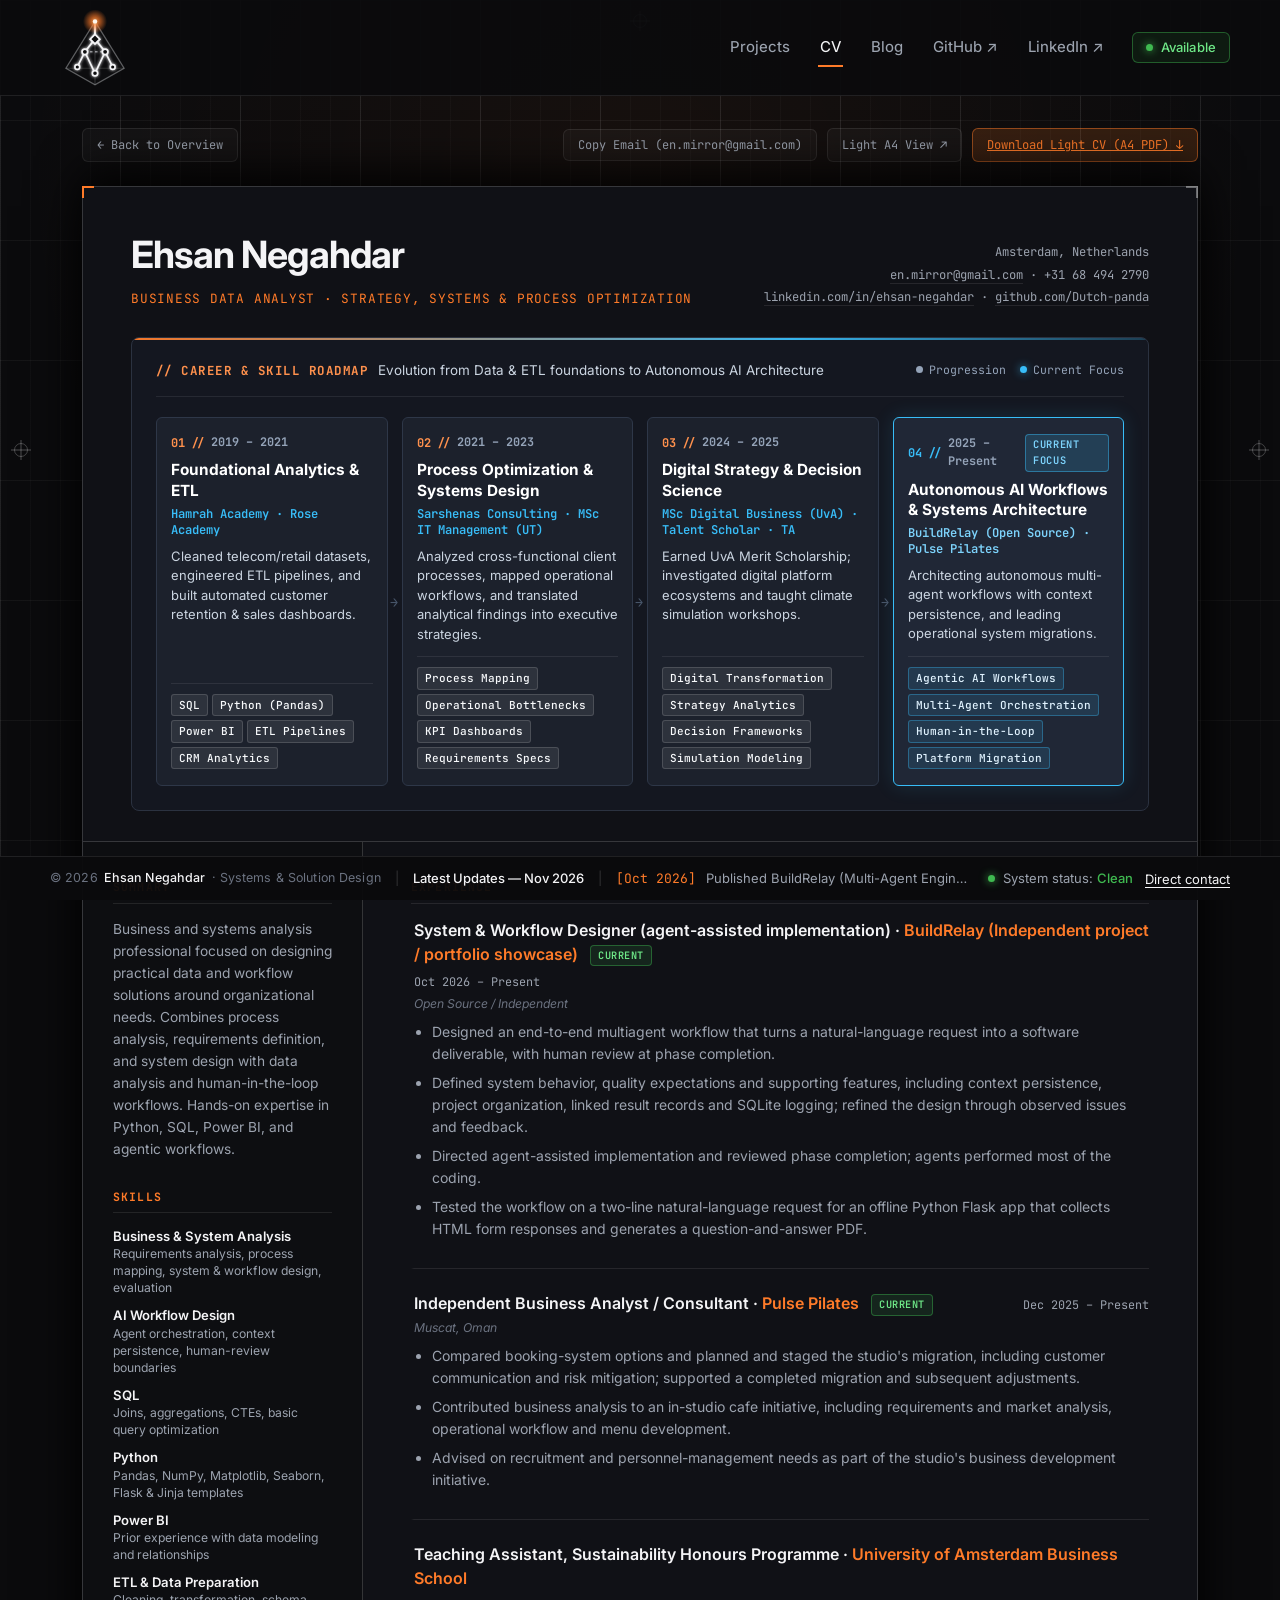
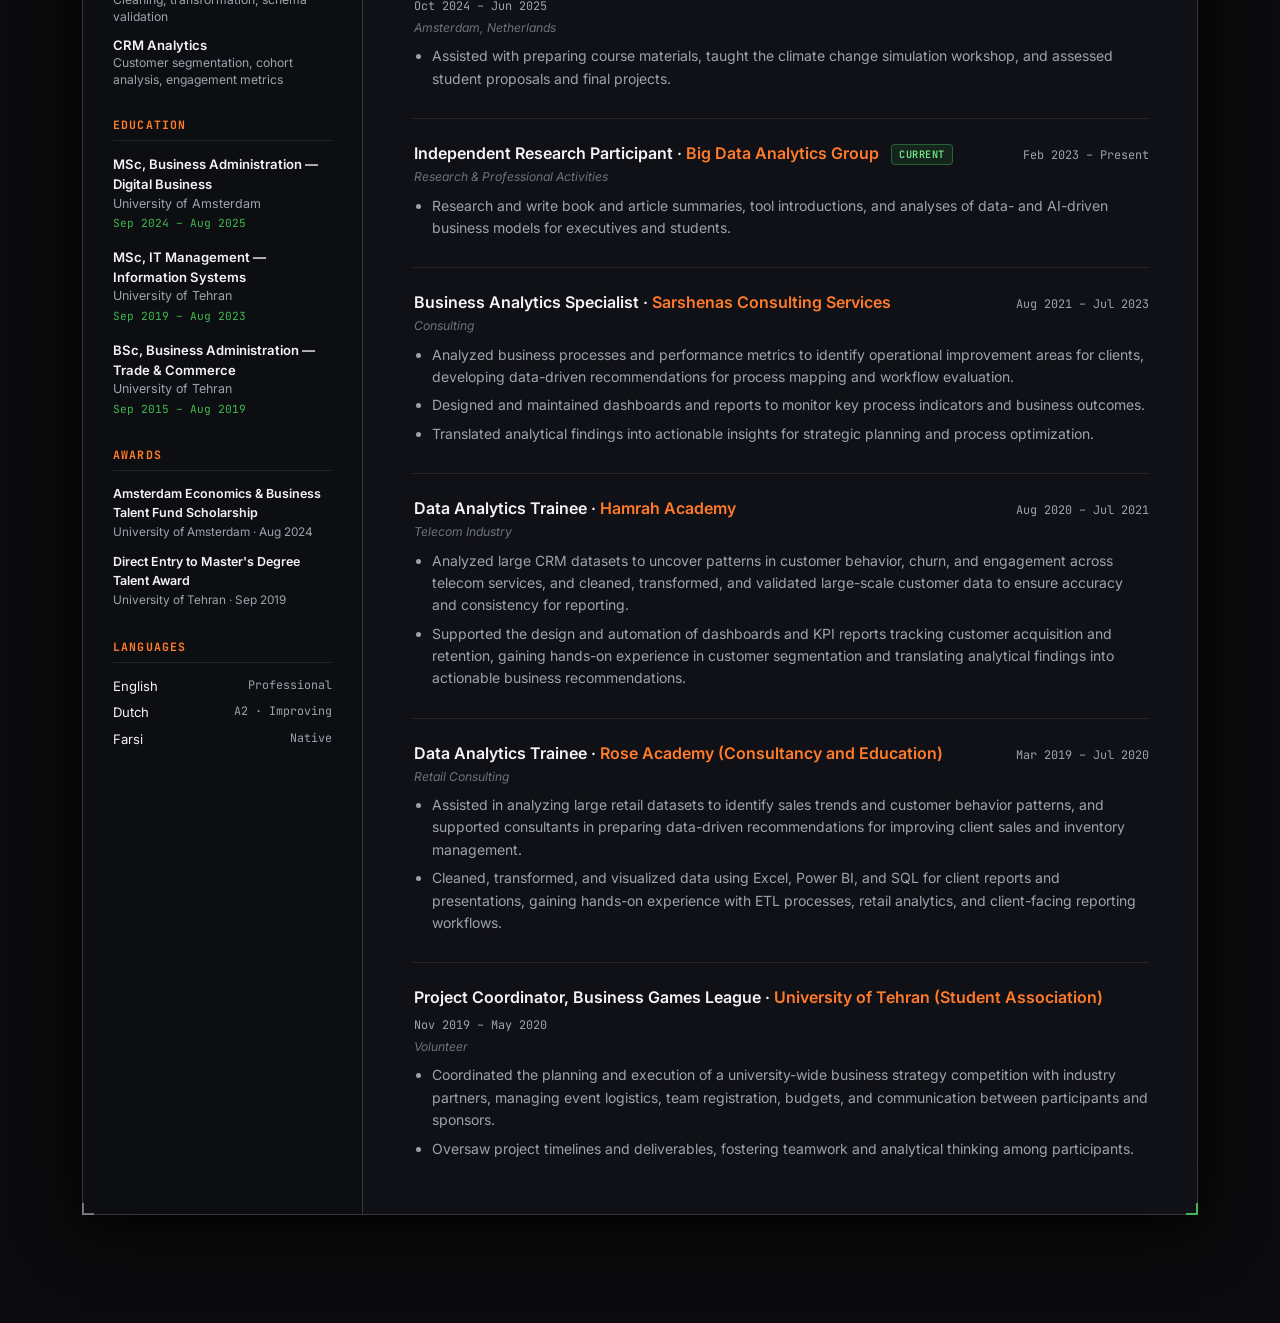
<file: cv.html>
<!DOCTYPE html>
<html lang="en">
  <head>
    <meta charset="UTF-8" />
    <meta name="viewport" content="width=device-width, initial-scale=1.0" />
    <title>CV — Ehsan Negahdar | Business Data Analyst &amp; Problem-Solver</title>
    <meta
      name="description"
      content="Curriculum Vitae of Ehsan Negahdar — Business Data Analyst, Strategy, Process Optimization, Systems &amp; Agentic AI."
    />
    <meta name="author" content="Ehsan Negahdar" />
    <meta name="theme-color" content="#0b0b0d" />

    <!-- Open Graph / Facebook -->
    <meta property="og:type" content="website" />
    <meta property="og:title" content="CV — Ehsan Negahdar | Business Data Analyst &amp; Systems" />
    <meta
      property="og:description"
      content="Curriculum Vitae of Ehsan Negahdar — Business Data Analyst, Strategy, Process Optimization, Systems &amp; Agentic AI."
    />
    <meta property="og:image" content="./assets/logo-git-e.svg" />

    <!-- Twitter Card -->
    <meta name="twitter:card" content="summary" />
    <meta name="twitter:title" content="CV — Ehsan Negahdar | Business Data Analyst &amp; Systems" />
    <meta
      name="twitter:description"
      content="Curriculum Vitae of Ehsan Negahdar — Business Data Analyst, Strategy, Process Optimization, Systems &amp; Agentic AI."
    />
    <meta name="twitter:image" content="./assets/logo-git-e.svg" />

    <link rel="icon" type="image/svg+xml" href="./assets/logo-git-e.svg" />
    <link rel="preconnect" href="https://fonts.googleapis.com" />
    <link rel="preconnect" href="https://fonts.gstatic.com" crossorigin />
    <link
      href="https://fonts.googleapis.com/css2?family=Inter:wght@400;450;500;600;700&family=JetBrains+Mono:wght@400;500;600&display=swap"
      rel="stylesheet"
    />
    <link rel="stylesheet" href="./styles/main.css" />
  </head>
  <body data-page="cv">
    <!-- Accessibility Skip to Main Content Link -->
    <a href="#main-content" class="skip-to-content">Skip to main content</a>

    <!-- Full-Viewport Architectural Gray Vertical Stripes & Blueprint Grid -->
    <div class="ambient-grid" aria-hidden="true">
      <div class="crosshair-mark ch-top" aria-hidden="true"></div>
      <div class="crosshair-mark ch-left" aria-hidden="true"></div>
      <div class="crosshair-mark ch-right" aria-hidden="true"></div>
      <div class="crosshair-mark ch-bottom" aria-hidden="true"></div>
    </div>

    <!-- PERSISTENT MINIMAL TOP HEADER -->
    <header class="site-header">
      <div class="header-inner">
        <a
          href="./index.html"
          class="brand-logo-btn"
          aria-label="Home — Ehsan Negahdar"
          title="Back to Home"
        >
          <img
            src="./assets/logo-git-e.svg"
            alt="Monochrome Git-Branch E Logo"
            class="brand-logo-svg"
          />
        </a>

        <button
          type="button"
          class="mobile-nav-toggle"
          id="mobile-nav-toggle"
          aria-expanded="false"
          aria-controls="site-header-nav"
          aria-label="Toggle navigation menu"
        >
          <span class="hamburger-bar"></span>
          <span class="hamburger-bar"></span>
          <span class="hamburger-bar"></span>
        </button>

        <nav class="header-nav" id="site-header-nav" aria-label="Primary Navigation">
          <a href="./projects.html" class="nav-link">Projects</a>
          <a href="./cv.html" class="nav-link active">CV</a>
          <a href="./blog.html" class="nav-link">Blog</a>
          <a
            href="https://github.com/Dutch-panda"
            target="_blank"
            rel="noopener noreferrer"
            class="nav-link"
          >
            GitHub ↗
          </a>
          <a
            href="https://www.linkedin.com/in/ehsan-negahdar/"
            target="_blank"
            rel="noopener noreferrer"
            class="nav-link"
          >
            LinkedIn ↗
          </a>
          <a href="./index.html#stage-hero" class="availability-pill" title="Send a direct note">
            <span class="status-dot" aria-hidden="true"></span>
            <span>Available</span>
          </a>
        </nav>
      </div>
    </header>

    <!-- DEDICATED CV PAGE CONTAINER -->
    <main class="subpage-main" id="main-content">
      <div class="subpage-ActionBar no-print">
        <a href="./index.html" class="stage-step-btn">← Back to Overview</a>
        <div class="subpage-actions-right">
          <button type="button" class="stage-step-btn" data-copy-email>
            Copy Email (en.mirror@gmail.com)
          </button>
          <a
            href="./cv-a4.html"
            target="_blank"
            class="stage-step-btn"
            title="Open the light A4 printable sheet in a new tab"
          >
            Light A4 View ↗
          </a>
          <a
            href="./assets/Ehsan-Negahdar-CV.pdf"
            download="Ehsan-Negahdar-CV.pdf"
            class="drawer-action-btn"
          >
            Download Light CV (A4 PDF) ↓
          </a>
        </div>
      </div>

      <article class="stage-box cv-standalone-box" id="cv-page-content">
        <span class="box-corner-bl" aria-hidden="true"></span>
        <span class="box-corner-br" aria-hidden="true"></span>
        <!-- Populated dynamically from scripts/data.js -->
      </article>
    </main>

    <!-- PERSISTENT BOTTOM STATUS TICKER -->
    <footer class="site-footer no-print">
      <div class="footer-inner">
        <div class="footer-left">
          <span class="footer-owner-credit">© 2026 <strong class="footer-owner-name">Ehsan Negahdar</strong> · Systems &amp; Solution Design</span>
          <span class="footer-sep">|</span>
          <span class="footer-label">Latest Updates — Nov 2026</span>
          <span class="footer-sep">|</span>
          <button
            type="button"
            id="footer-dispatch-btn"
            class="footer-dispatch-btn"
            title="Click to cycle recent dispatches"
          ></button>
        </div>

        <div class="footer-right">
          <span class="status-dot" aria-hidden="true"></span>
          <span>System status: <strong class="status-clean">Clean</strong></span>
          <button type="button" class="footer-contact-trigger" data-copy-email>
            Direct contact
          </button>
        </div>
      </div>
    </footer>

    <div id="toast-banner" class="toast-banner no-print" role="status" aria-live="polite"></div>

    <script src="./scripts/data.js"></script>
    <script src="./scripts/app.js"></script>
  </body>
</html>
</file>
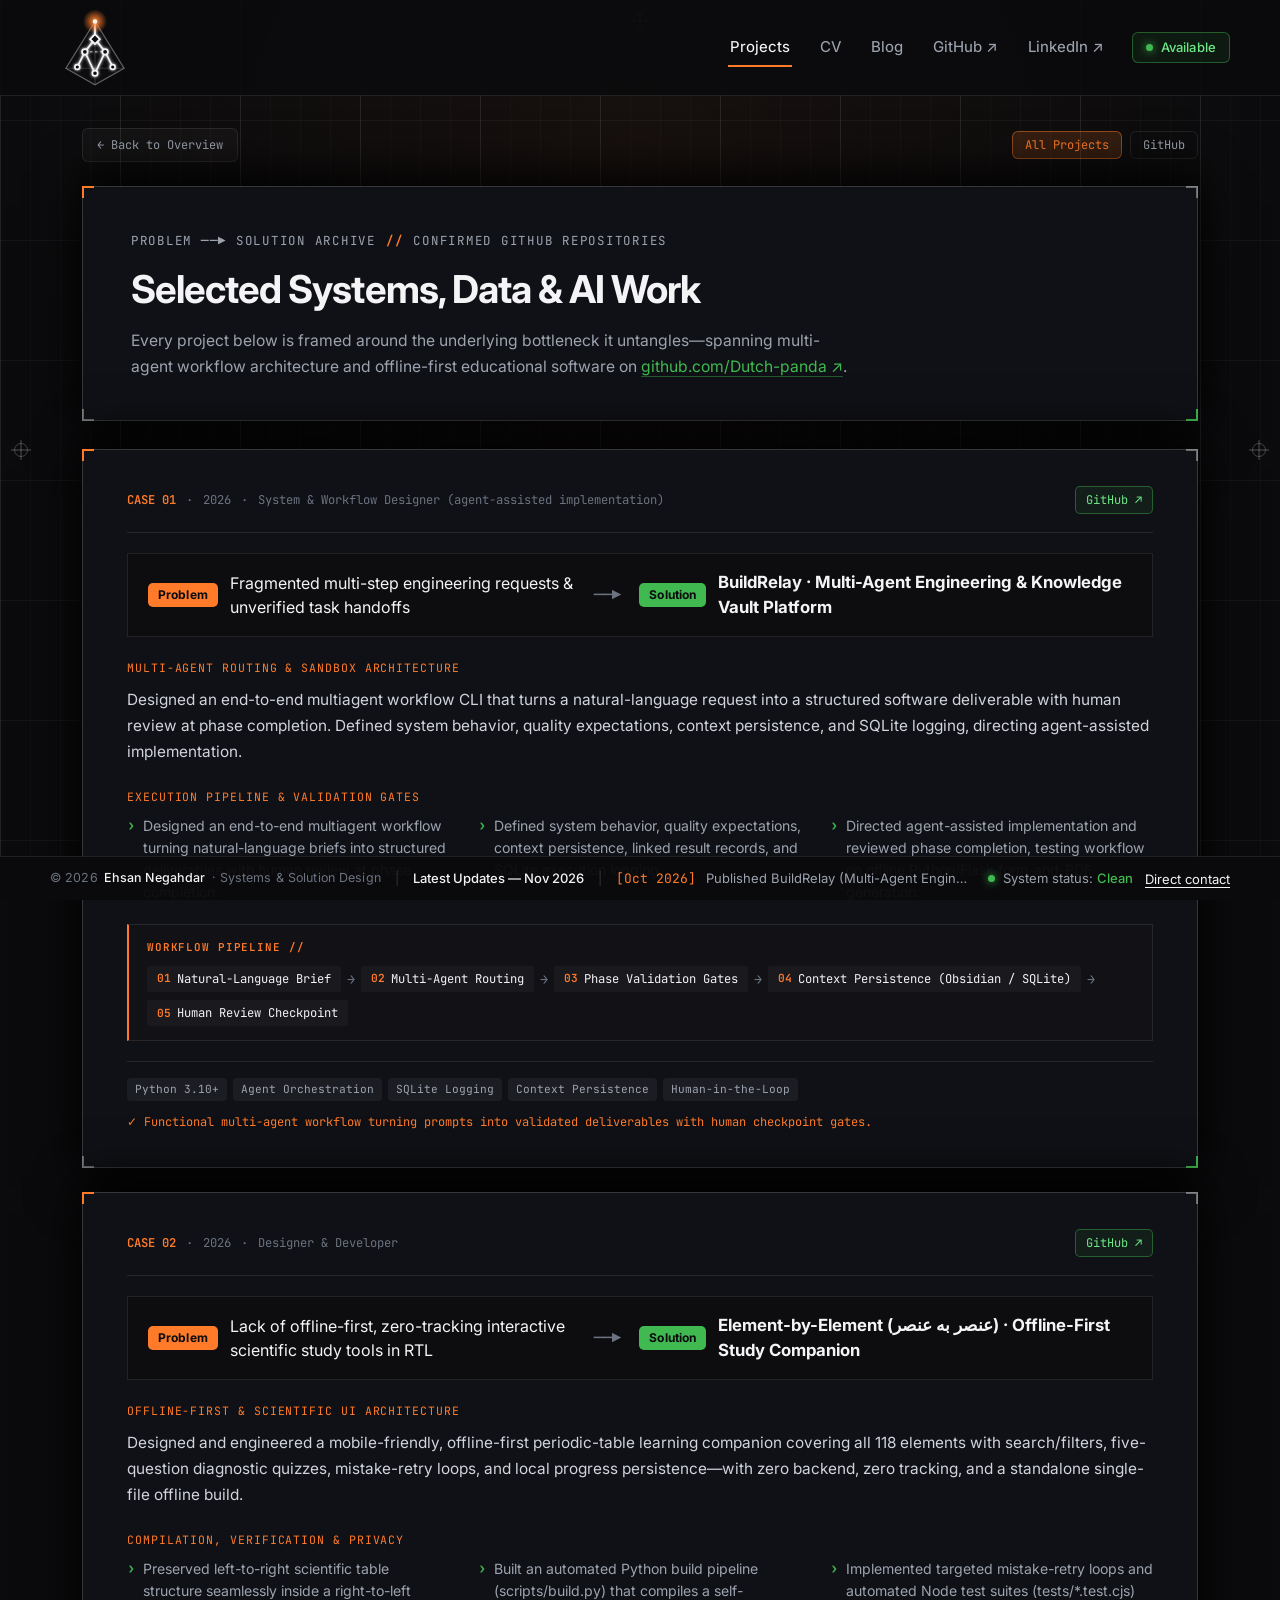
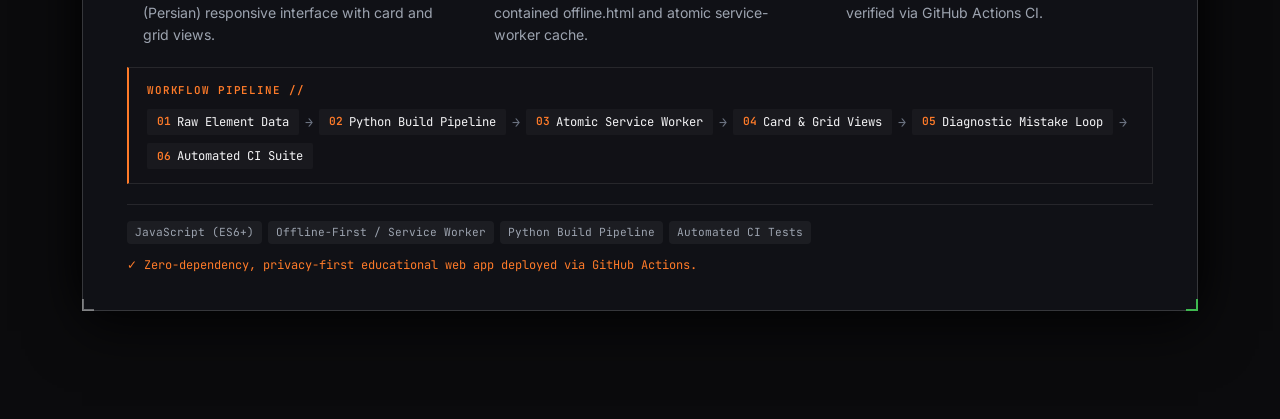
<file: projects.html>
<!DOCTYPE html>
<html lang="en">
  <head>
    <meta charset="UTF-8" />
    <meta name="viewport" content="width=device-width, initial-scale=1.0" />
    <title>Projects &amp; Case Archive — Ehsan Negahdar</title>
    <meta
      name="description"
      content="Problem -> Solution Archive of confirmed GitHub repositories and Systems Architecture by Ehsan Negahdar."
    />
    <meta name="author" content="Ehsan Negahdar" />
    <meta name="theme-color" content="#0b0b0d" />

    <!-- Open Graph / Facebook -->
    <meta property="og:type" content="website" />
    <meta property="og:title" content="Projects &amp; Case Archive — Ehsan Negahdar" />
    <meta
      property="og:description"
      content="Problem -> Solution Archive of confirmed GitHub repositories and Systems Architecture by Ehsan Negahdar."
    />
    <meta property="og:image" content="./assets/logo-git-e.svg" />

    <!-- Twitter Card -->
    <meta name="twitter:card" content="summary" />
    <meta name="twitter:title" content="Projects &amp; Case Archive — Ehsan Negahdar" />
    <meta
      name="twitter:description"
      content="Problem -> Solution Archive of confirmed GitHub repositories and Systems Architecture by Ehsan Negahdar."
    />
    <meta name="twitter:image" content="./assets/logo-git-e.svg" />

    <link rel="icon" type="image/svg+xml" href="./assets/logo-git-e.svg" />
    <link rel="preconnect" href="https://fonts.googleapis.com" />
    <link rel="preconnect" href="https://fonts.gstatic.com" crossorigin />
    <link
      href="https://fonts.googleapis.com/css2?family=Inter:wght@400;450;500;600;700&family=JetBrains+Mono:wght@400;500;600&display=swap"
      rel="stylesheet"
    />
    <link rel="stylesheet" href="./styles/main.css" />
  </head>
  <body data-page="projects">
    <!-- Accessibility Skip to Main Content Link -->
    <a href="#main-content" class="skip-to-content">Skip to main content</a>

    <!-- Full-Viewport Architectural Gray Vertical Stripes & Blueprint Grid -->
    <div class="ambient-grid" aria-hidden="true">
      <div class="crosshair-mark ch-top" aria-hidden="true"></div>
      <div class="crosshair-mark ch-left" aria-hidden="true"></div>
      <div class="crosshair-mark ch-right" aria-hidden="true"></div>
      <div class="crosshair-mark ch-bottom" aria-hidden="true"></div>
    </div>

    <!-- PERSISTENT MINIMAL TOP HEADER -->
    <header class="site-header">
      <div class="header-inner">
        <a
          href="./index.html"
          class="brand-logo-btn"
          aria-label="Home — Ehsan Negahdar"
          title="Back to Home"
        >
          <img
            src="./assets/logo-git-e.svg"
            alt="Monochrome Git-Branch E Logo"
            class="brand-logo-svg"
          />
        </a>

        <button
          type="button"
          class="mobile-nav-toggle"
          id="mobile-nav-toggle"
          aria-expanded="false"
          aria-controls="site-header-nav"
          aria-label="Toggle navigation menu"
        >
          <span class="hamburger-bar"></span>
          <span class="hamburger-bar"></span>
          <span class="hamburger-bar"></span>
        </button>

        <nav class="header-nav" id="site-header-nav" aria-label="Primary Navigation">
          <a href="./projects.html" class="nav-link active">Projects</a>
          <a href="./cv.html" class="nav-link">CV</a>
          <a href="./blog.html" class="nav-link">Blog</a>
          <a
            href="https://github.com/Dutch-panda"
            target="_blank"
            rel="noopener noreferrer"
            class="nav-link"
          >
            GitHub ↗
          </a>
          <a
            href="https://www.linkedin.com/in/ehsan-negahdar/"
            target="_blank"
            rel="noopener noreferrer"
            class="nav-link"
          >
            LinkedIn ↗
          </a>
          <a href="./index.html#stage-hero" class="availability-pill" title="Send a direct note">
            <span class="status-dot" aria-hidden="true"></span>
            <span>Available</span>
          </a>
        </nav>
      </div>
    </header>

    <!-- DEDICATED PROJECTS PAGE CONTAINER -->
    <main class="subpage-main" id="main-content">
      <div class="subpage-ActionBar">
        <a href="./index.html" class="stage-step-btn">← Back to Overview</a>
        <div class="archive-filters" role="tablist" aria-label="Filter projects by origin">
          <button
            type="button"
            class="filter-chip active"
            role="tab"
            aria-selected="true"
            data-page-filter="all"
          >
            All Projects
          </button>
          <button
            type="button"
            class="filter-chip"
            role="tab"
            aria-selected="false"
            data-page-filter="github"
          >
            GitHub
          </button>
        </div>
      </div>

      <section class="stage-box subpage-header-box">
        <span class="box-corner-bl" aria-hidden="true"></span>
        <span class="box-corner-br" aria-hidden="true"></span>
        <div class="hero-kicker" style="margin-bottom: 10px;">
          <span>PROBLEM ──▶ SOLUTION ARCHIVE</span>
          <span class="slash-accent">//</span>
          <span>CONFIRMED GITHUB REPOSITORIES</span>
        </div>
        <h1 class="subpage-h1">Selected Systems, Data &amp; AI Work</h1>
        <p class="subpage-lead">
          Every project below is framed around the underlying bottleneck it untangles—spanning
          multi-agent workflow architecture and offline-first educational software on
          <a
            href="https://github.com/Dutch-panda"
            target="_blank"
            rel="noopener noreferrer"
            class="inline-accent-link"
            >github.com/Dutch-panda ↗</a
          >.
        </p>
      </section>

      <div id="projects-full-grid" class="projects-full-grid">
        <noscript>
          <div class="stage-box" style="padding: 24px;">
            <p style="color: var(--text-secondary); margin-bottom: 16px;">
              JavaScript is disabled. You can view all featured repositories directly on
              <a href="https://github.com/Dutch-panda" class="inline-accent-link">GitHub (Dutch-panda)</a> or review the full professional experience on the
              <a href="./cv.html" class="inline-accent-link">Curriculum Vitae page</a>.
            </p>
            <ul style="color: var(--text-secondary); line-height: 1.8; list-style-position: inside;">
              <li><strong>BuildRelay:</strong> Multi-agent Python CLI platform for autonomous engineering teams. <a href="https://github.com/Dutch-panda/BuildRelay" class="inline-accent-link">Repository ↗</a></li>
              <li><strong>Periodic Table Practice:</strong> Offline-first learning companion covering 118 elements. <a href="https://github.com/Dutch-panda/periodic-table-practice" class="inline-accent-link">Repository ↗</a></li>
            </ul>
          </div>
        </noscript>
      </div>
    </main>

    <!-- PERSISTENT BOTTOM STATUS TICKER -->
    <footer class="site-footer">
      <div class="footer-inner">
        <div class="footer-left">
          <span class="footer-owner-credit">© 2026 <strong class="footer-owner-name">Ehsan Negahdar</strong> · Systems &amp; Solution Design</span>
          <span class="footer-sep">|</span>
          <span class="footer-label">Latest Updates — Nov 2026</span>
          <span class="footer-sep">|</span>
          <button
            type="button"
            id="footer-dispatch-btn"
            class="footer-dispatch-btn"
            title="Click to cycle recent dispatches"
          ></button>
        </div>

        <div class="footer-right">
          <span class="status-dot" aria-hidden="true"></span>
          <span>System status: <strong class="status-clean">Clean</strong></span>
          <button type="button" class="footer-contact-trigger" data-copy-email>
            Direct contact
          </button>
        </div>
      </div>
    </footer>

    <div id="toast-banner" class="toast-banner" role="status" aria-live="polite"></div>

    <script src="./scripts/data.js"></script>
    <script src="./scripts/app.js"></script>
  </body>
</html>
</file>
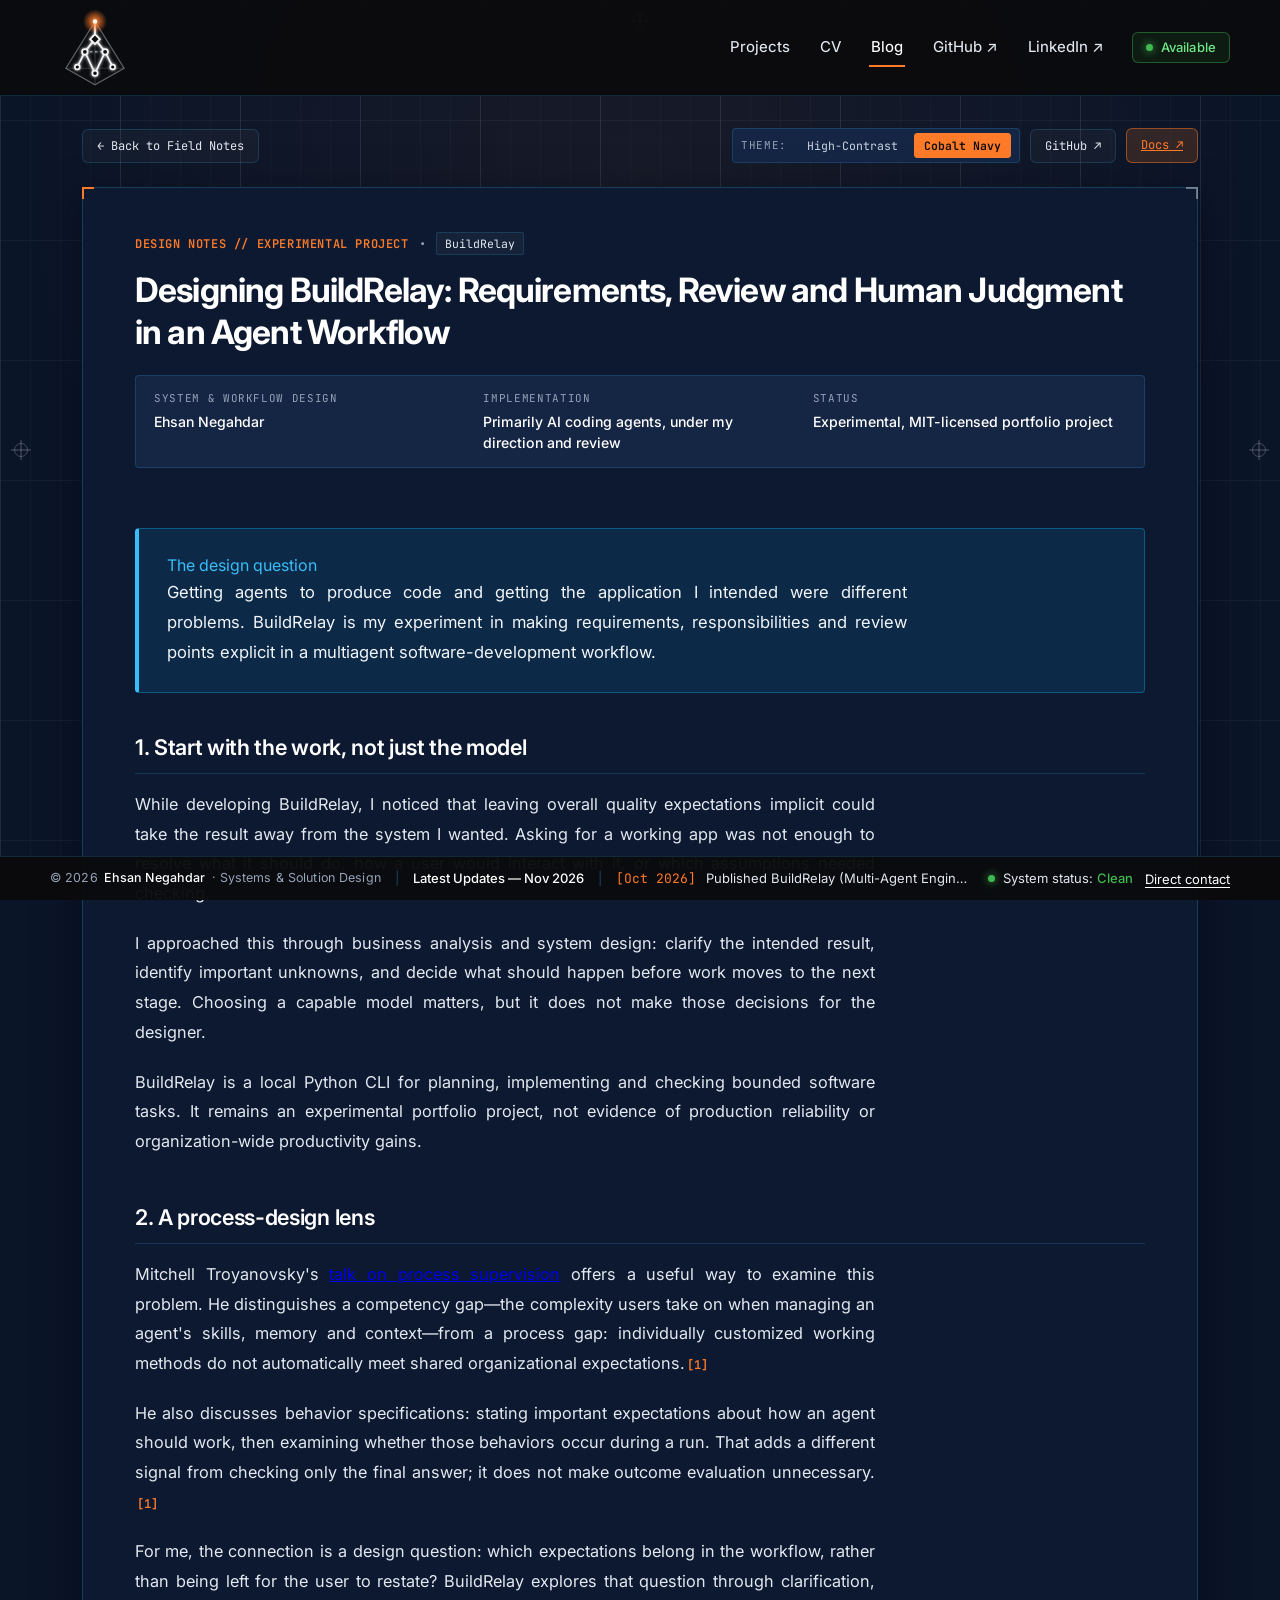
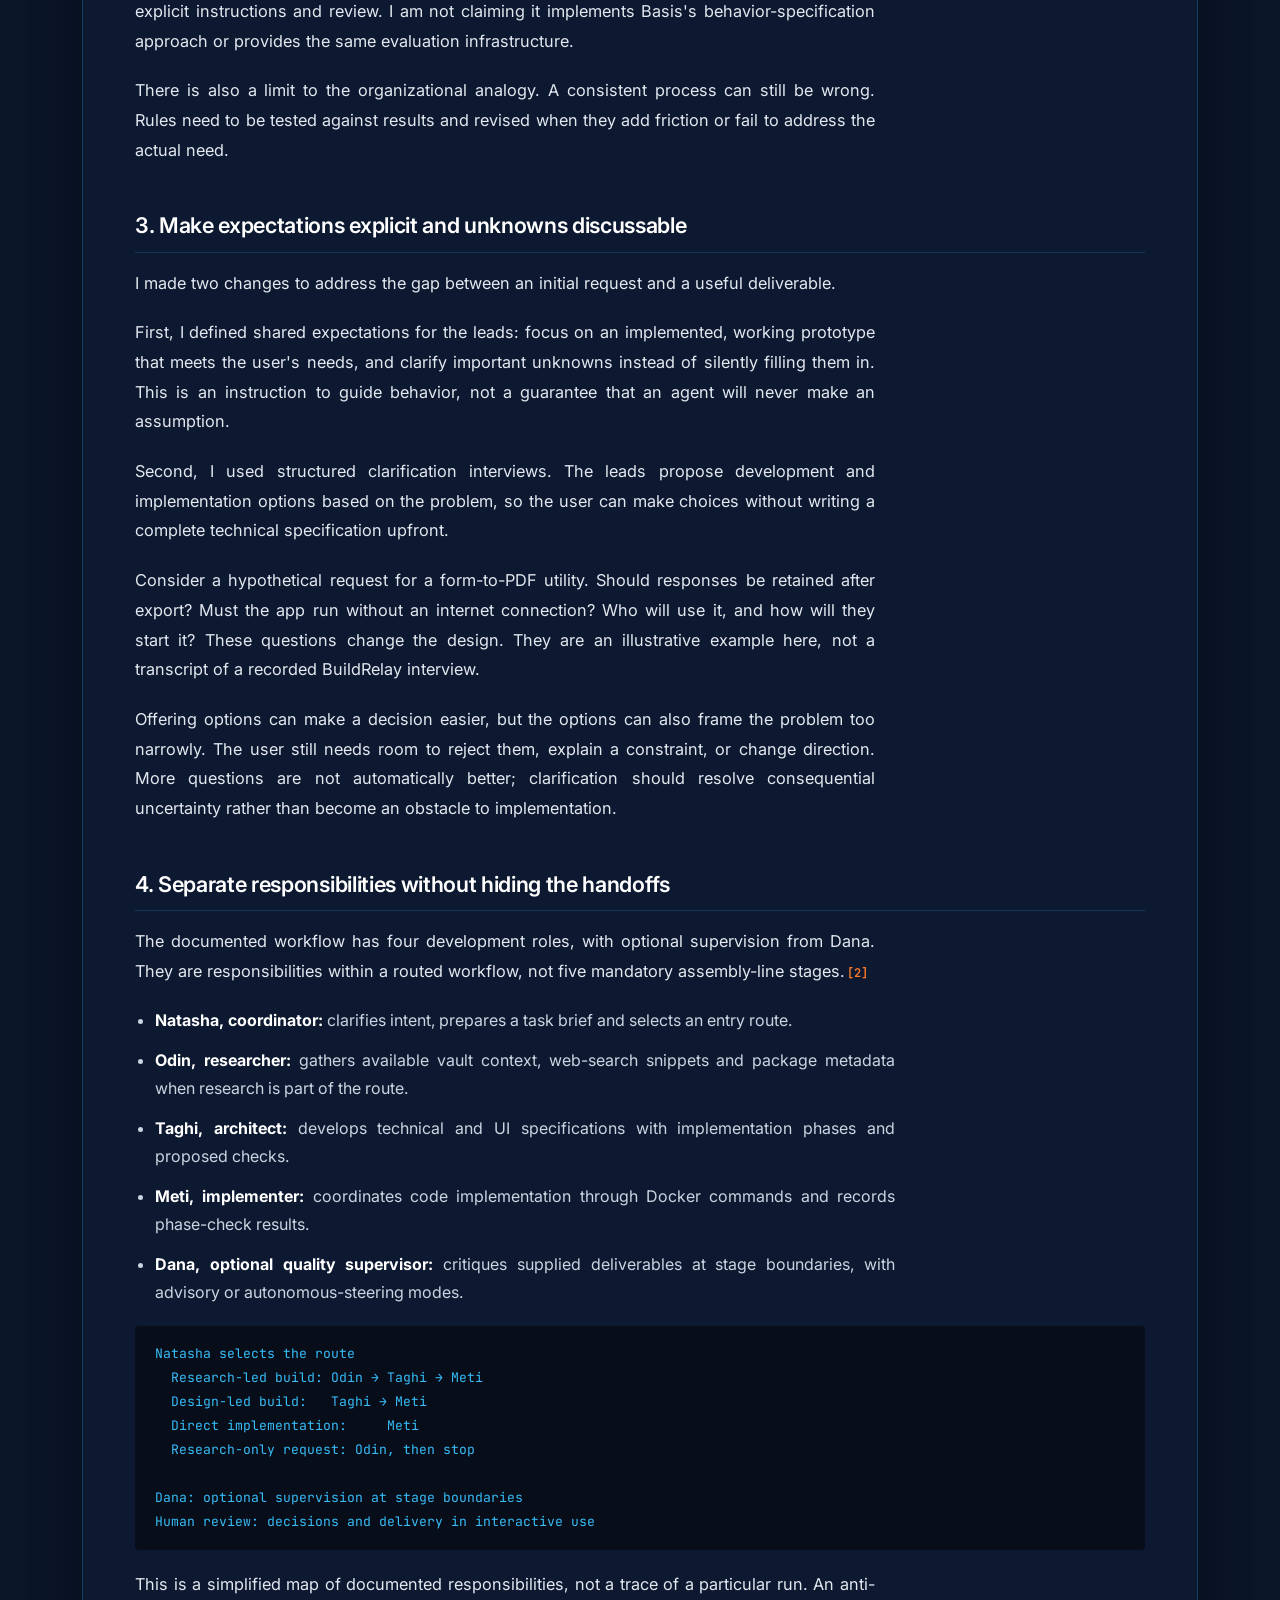
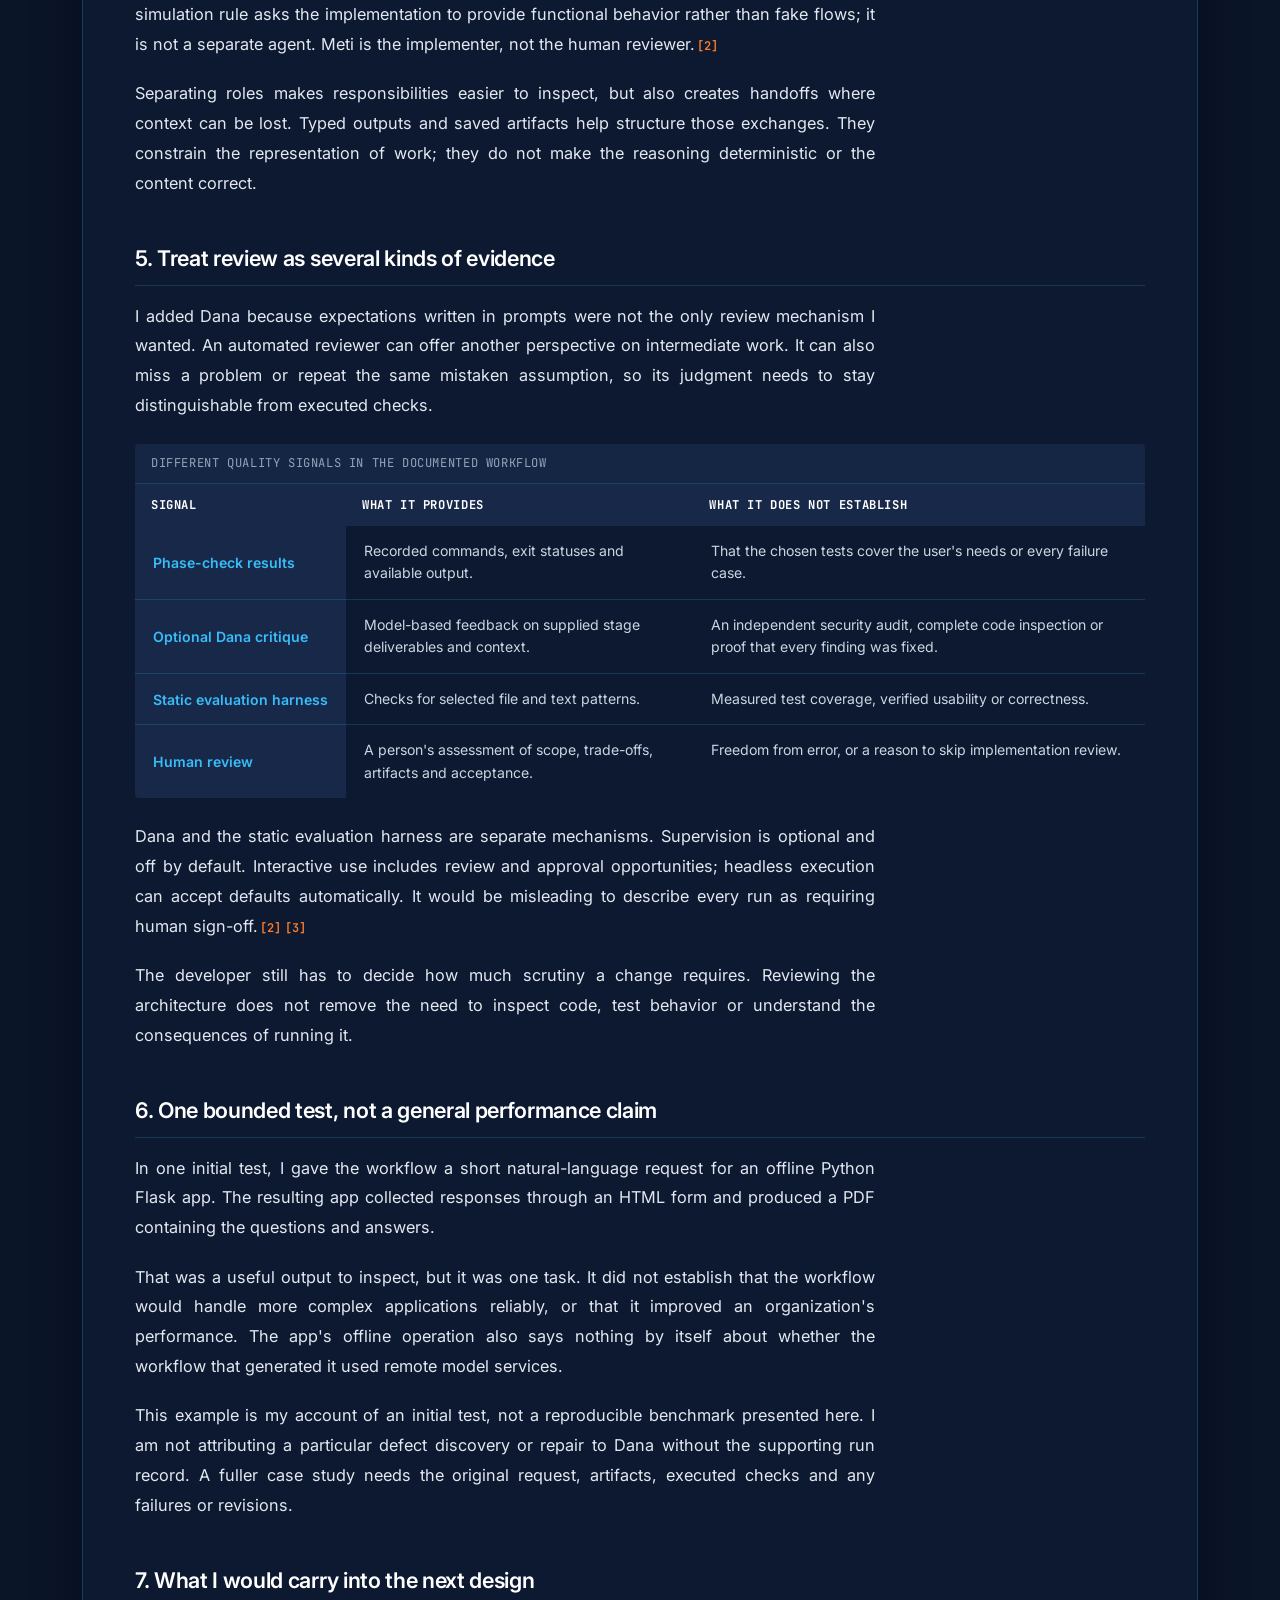
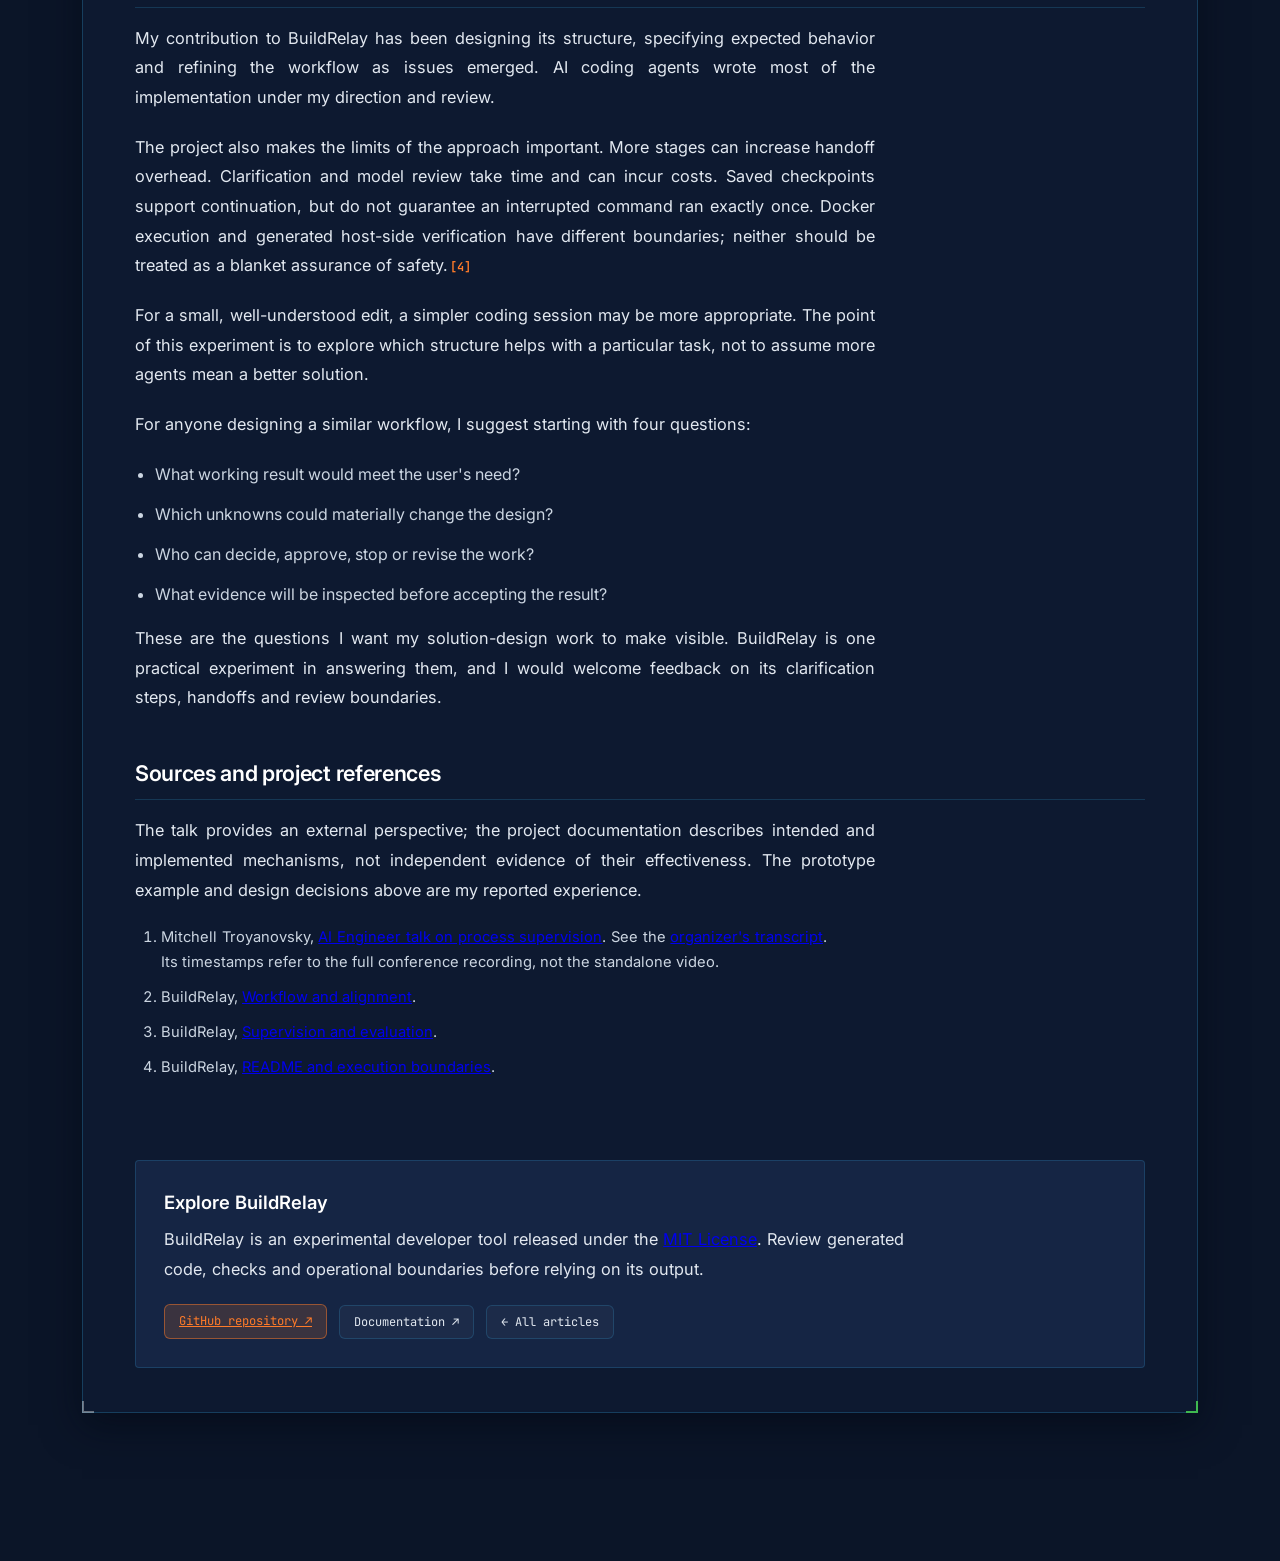
<file: blog/beyond-the-prompt-buildrelay.html>
<!DOCTYPE html>
<html lang="en" data-article-theme="navy">
  <head>
    <meta charset="UTF-8" />
    <meta name="viewport" content="width=device-width, initial-scale=1.0" />
    <title>Designing BuildRelay: Requirements, Review and Human Judgment in an Agent Workflow — Ehsan Negahdar</title>
    <meta
      name="description"
      content="Design notes on an experimental agent workflow: clarifying requirements, separating responsibilities and combining automated checks with human review."
    />
    <meta name="author" content="Ehsan Negahdar" />
    <meta name="theme-color" content="#0b0b0d" />

    <!-- Open Graph / Facebook -->
    <meta property="og:type" content="article" />
    <meta property="og:title" content="Designing BuildRelay: Requirements, Review and Human Judgment in an Agent Workflow" />
    <meta
      property="og:description"
      content="Design notes on an experimental agent workflow: clarifying requirements, separating responsibilities and combining automated checks with human review."
    />

    <!-- Twitter Card -->
    <meta name="twitter:card" content="summary" />
    <meta name="twitter:title" content="Designing BuildRelay: Requirements, Review and Human Judgment in an Agent Workflow" />
    <meta
      name="twitter:description"
      content="Design notes on an experimental agent workflow: clarifying requirements, separating responsibilities and combining automated checks with human review."
    />

    <link rel="icon" type="image/svg+xml" href="../assets/logo-git-e.svg" />
    <link rel="preconnect" href="https://fonts.googleapis.com" />
    <link rel="preconnect" href="https://fonts.gstatic.com" crossorigin />
    <link
      href="https://fonts.googleapis.com/css2?family=Inter:wght@400;450;500;600;700&family=JetBrains+Mono:wght@400;500;600&display=swap"
      rel="stylesheet"
    />
    <link rel="stylesheet" href="../styles/main.css" />
  </head>
  <body data-page="blog-post">
    <!-- Accessibility Skip to Main Content Link -->
    <a href="#main-content" class="skip-to-content">Skip to main content</a>

    <!-- Full-Viewport Architectural Blueprint Grid -->
    <div class="ambient-grid" aria-hidden="true">
      <div class="crosshair-mark ch-top" aria-hidden="true"></div>
      <div class="crosshair-mark ch-left" aria-hidden="true"></div>
      <div class="crosshair-mark ch-right" aria-hidden="true"></div>
      <div class="crosshair-mark ch-bottom" aria-hidden="true"></div>
    </div>

    <!-- PERSISTENT TOP HEADER -->
    <header class="site-header">
      <div class="header-inner">
        <a
          href="../index.html"
          class="brand-logo-btn"
          aria-label="Home — Ehsan Negahdar"
          title="Back to Home"
        >
          <img
            src="../assets/logo-git-e.svg"
            alt="Monochrome Git-Branch E Logo"
            class="brand-logo-svg"
          />
        </a>

        <button
          type="button"
          class="mobile-nav-toggle"
          id="mobile-nav-toggle"
          aria-expanded="false"
          aria-controls="site-header-nav"
          aria-label="Toggle navigation menu"
        >
          <span class="hamburger-bar"></span>
          <span class="hamburger-bar"></span>
          <span class="hamburger-bar"></span>
        </button>

        <nav class="header-nav" id="site-header-nav" aria-label="Primary Navigation">
          <a href="../projects.html" class="nav-link">Projects</a>
          <a href="../cv.html" class="nav-link">CV</a>
          <a href="../blog.html" class="nav-link active">Blog</a>
          <a
            href="https://github.com/Dutch-panda"
            target="_blank"
            rel="noopener noreferrer"
            class="nav-link"
          >
            GitHub ↗
          </a>
          <a
            href="https://www.linkedin.com/in/ehsan-negahdar/"
            target="_blank"
            rel="noopener noreferrer"
            class="nav-link"
          >
            LinkedIn ↗
          </a>
          <a href="../index.html#stage-hero" class="availability-pill" title="Send a direct note">
            <span class="status-dot" aria-hidden="true"></span>
            <span>Available</span>
          </a>
        </nav>
      </div>
    </header>

    <!-- ARTICLE MAIN CONTAINER -->
    <main class="subpage-main" id="main-content">
      <div class="subpage-ActionBar">
        <a href="../blog.html" class="stage-step-btn">← Back to Field Notes</a>
        <div class="subpage-actions-right">
          <div class="theme-switcher-group" role="group" aria-label="Blog theme selection">
            <span class="theme-switcher-label">THEME:</span>
            <button type="button" class="theme-btn" data-theme="default" title="Carbon Dark with High-Contrast Text">High-Contrast</button>
            <button type="button" class="theme-btn active" data-theme="navy" title="VS Code Cobalt Navy Blue (Default)">Cobalt Navy</button>
          </div>
          <a
            href="https://github.com/Dutch-panda/BuildRelay"
            target="_blank"
            rel="noopener noreferrer"
            class="stage-step-btn"
          >
            GitHub ↗
          </a>
          <a
            href="https://dutch-panda.github.io/BuildRelay/"
            target="_blank"
            rel="noopener noreferrer"
            class="drawer-action-btn"
          >
            Docs ↗
          </a>
        </div>
      </div>

      <article class="stage-box blog-post-article">
        <span class="box-corner-bl" aria-hidden="true"></span>
        <span class="box-corner-br" aria-hidden="true"></span>
        <header class="blog-post-header">
          <div class="blog-meta-row">
            <span class="blog-category">Design Notes // Experimental Project</span>
            <span class="blog-meta-sep">•</span>
            <span class="read-time-pill">BuildRelay</span>
          </div>
          <h1 class="blog-post-h1">Designing BuildRelay: Requirements, Review and Human Judgment in an Agent Workflow</h1>
          <div class="post-attribution-strip">
            <div class="attribution-item"><span class="attrib-label">SYSTEM &amp; WORKFLOW DESIGN</span><span class="attrib-val">Ehsan Negahdar</span></div>
            <div class="attribution-item"><span class="attrib-label">IMPLEMENTATION</span><span class="attrib-val">Primarily AI coding agents, under my direction and review</span></div>
            <div class="attribution-item"><span class="attrib-label">STATUS</span><span class="attrib-val">Experimental, MIT-licensed portfolio project</span></div>
          </div>
        </header>

        <div class="callout-card">
          <div class="callout-heading">The design question</div>
          <p class="blog-body-p callout-p">Getting agents to produce code and getting the application I intended were different problems. BuildRelay is my experiment in making requirements, responsibilities and review points explicit in a multiagent software-development workflow.</p>
        </div>

        <section class="post-section" aria-labelledby="starting-point">
          <h2 class="post-h2" id="starting-point">1. Start with the work, not just the model</h2>
          <p class="blog-body-p">While developing BuildRelay, I noticed that leaving overall quality expectations implicit could take the result away from the system I wanted. Asking for a working app was not enough to resolve what it should do, how a user would interact with it, or which assumptions needed checking.</p>
          <p class="blog-body-p">I approached this through business analysis and system design: clarify the intended result, identify important unknowns, and decide what should happen before work moves to the next stage. Choosing a capable model matters, but it does not make those decisions for the designer.</p>
          <p class="blog-body-p">BuildRelay is a local Python CLI for planning, implementing and checking bounded software tasks. It remains an experimental portfolio project, not evidence of production reliability or organization-wide productivity gains.</p>
        </section>

        <section class="post-section" aria-labelledby="process-lens">
          <h2 class="post-h2" id="process-lens">2. A process-design lens</h2>
          <p class="blog-body-p">Mitchell Troyanovsky's <a href="https://www.youtube.com/watch?v=JGtkTjn4120" target="_blank" rel="noopener noreferrer">talk on process supervision</a> offers a useful way to examine this problem. He distinguishes a competency gap—the complexity users take on when managing an agent's skills, memory and context—from a process gap: individually customized working methods do not automatically meet shared organizational expectations.<a href="#source-1" aria-label="Source 1" class="citation-ref">[1]</a></p>
          <p class="blog-body-p">He also discusses behavior specifications: stating important expectations about how an agent should work, then examining whether those behaviors occur during a run. That adds a different signal from checking only the final answer; it does not make outcome evaluation unnecessary.<a href="#source-1" aria-label="Source 1" class="citation-ref">[1]</a></p>
          <p class="blog-body-p">For me, the connection is a design question: which expectations belong in the workflow, rather than being left for the user to restate? BuildRelay explores that question through clarification, explicit instructions and review. I am not claiming it implements Basis's behavior-specification approach or provides the same evaluation infrastructure.</p>
          <p class="blog-body-p">There is also a limit to the organizational analogy. A consistent process can still be wrong. Rules need to be tested against results and revised when they add friction or fail to address the actual need.</p>
        </section>

        <section class="post-section" aria-labelledby="requirements">
          <h2 class="post-h2" id="requirements">3. Make expectations explicit and unknowns discussable</h2>
          <p class="blog-body-p">I made two changes to address the gap between an initial request and a useful deliverable.</p>
          <p class="blog-body-p">First, I defined shared expectations for the leads: focus on an implemented, working prototype that meets the user's needs, and clarify important unknowns instead of silently filling them in. This is an instruction to guide behavior, not a guarantee that an agent will never make an assumption.</p>
          <p class="blog-body-p">Second, I used structured clarification interviews. The leads propose development and implementation options based on the problem, so the user can make choices without writing a complete technical specification upfront.</p>
          <p class="blog-body-p">Consider a hypothetical request for a form-to-PDF utility. Should responses be retained after export? Must the app run without an internet connection? Who will use it, and how will they start it? These questions change the design. They are an illustrative example here, not a transcript of a recorded BuildRelay interview.</p>
          <p class="blog-body-p">Offering options can make a decision easier, but the options can also frame the problem too narrowly. The user still needs room to reject them, explain a constraint, or change direction. More questions are not automatically better; clarification should resolve consequential uncertainty rather than become an obstacle to implementation.</p>
        </section>

        <section class="post-section" aria-labelledby="roles">
          <h2 class="post-h2" id="roles">4. Separate responsibilities without hiding the handoffs</h2>
          <p class="blog-body-p">The documented workflow has four development roles, with optional supervision from Dana. They are responsibilities within a routed workflow, not five mandatory assembly-line stages.<a href="#source-2" aria-label="Source 2" class="citation-ref">[2]</a></p>
          <ul class="post-bullets">
            <li><strong>Natasha, coordinator:</strong> clarifies intent, prepares a task brief and selects an entry route.</li>
            <li><strong>Odin, researcher:</strong> gathers available vault context, web-search snippets and package metadata when research is part of the route.</li>
            <li><strong>Taghi, architect:</strong> develops technical and UI specifications with implementation phases and proposed checks.</li>
            <li><strong>Meti, implementer:</strong> coordinates code implementation through Docker commands and records phase-check results.</li>
            <li><strong>Dana, optional quality supervisor:</strong> critiques supplied deliverables at stage boundaries, with advisory or autonomous-steering modes.</li>
          </ul>
          <div class="terminal-block" aria-label="Conceptual routing summary">
            <pre><code>Natasha selects the route
  Research-led build: Odin → Taghi → Meti
  Design-led build:   Taghi → Meti
  Direct implementation:     Meti
  Research-only request: Odin, then stop

Dana: optional supervision at stage boundaries
Human review: decisions and delivery in interactive use</code></pre>
          </div>
          <p class="blog-body-p">This is a simplified map of documented responsibilities, not a trace of a particular run. An anti-simulation rule asks the implementation to provide functional behavior rather than fake flows; it is not a separate agent. Meti is the implementer, not the human reviewer.<a href="#source-2" aria-label="Source 2" class="citation-ref">[2]</a></p>
          <p class="blog-body-p">Separating roles makes responsibilities easier to inspect, but also creates handoffs where context can be lost. Typed outputs and saved artifacts help structure those exchanges. They constrain the representation of work; they do not make the reasoning deterministic or the content correct.</p>
        </section>

        <section class="post-section" aria-labelledby="review">
          <h2 class="post-h2" id="review">5. Treat review as several kinds of evidence</h2>
          <p class="blog-body-p">I added Dana because expectations written in prompts were not the only review mechanism I wanted. An automated reviewer can offer another perspective on intermediate work. It can also miss a problem or repeat the same mistaken assumption, so its judgment needs to stay distinguishable from executed checks.</p>
          <div class="table-responsive-container">
            <table class="data-table">
              <caption>Different quality signals in the documented workflow</caption>
              <thead><tr><th scope="col">Signal</th><th scope="col">What it provides</th><th scope="col">What it does not establish</th></tr></thead>
              <tbody>
                <tr><th scope="row">Phase-check results</th><td>Recorded commands, exit statuses and available output.</td><td>That the chosen tests cover the user's needs or every failure case.</td></tr>
                <tr><th scope="row">Optional Dana critique</th><td>Model-based feedback on supplied stage deliverables and context.</td><td>An independent security audit, complete code inspection or proof that every finding was fixed.</td></tr>
                <tr><th scope="row">Static evaluation harness</th><td>Checks for selected file and text patterns.</td><td>Measured test coverage, verified usability or correctness.</td></tr>
                <tr><th scope="row">Human review</th><td>A person's assessment of scope, trade-offs, artifacts and acceptance.</td><td>Freedom from error, or a reason to skip implementation review.</td></tr>
              </tbody>
            </table>
          </div>
          <p class="blog-body-p">Dana and the static evaluation harness are separate mechanisms. Supervision is optional and off by default. Interactive use includes review and approval opportunities; headless execution can accept defaults automatically. It would be misleading to describe every run as requiring human sign-off.<a href="#source-2" aria-label="Source 2" class="citation-ref">[2]</a><a href="#source-3" aria-label="Source 3" class="citation-ref">[3]</a></p>
          <p class="blog-body-p">The developer still has to decide how much scrutiny a change requires. Reviewing the architecture does not remove the need to inspect code, test behavior or understand the consequences of running it.</p>
        </section>

        <section class="post-section" aria-labelledby="example">
          <h2 class="post-h2" id="example">6. One bounded test, not a general performance claim</h2>
          <p class="blog-body-p">In one initial test, I gave the workflow a short natural-language request for an offline Python Flask app. The resulting app collected responses through an HTML form and produced a PDF containing the questions and answers.</p>
          <p class="blog-body-p">That was a useful output to inspect, but it was one task. It did not establish that the workflow would handle more complex applications reliably, or that it improved an organization's performance. The app's offline operation also says nothing by itself about whether the workflow that generated it used remote model services.</p>
          <p class="blog-body-p">This example is my account of an initial test, not a reproducible benchmark presented here. I am not attributing a particular defect discovery or repair to Dana without the supporting run record. A fuller case study needs the original request, artifacts, executed checks and any failures or revisions.</p>
        </section>

        <section class="post-section" aria-labelledby="limits">
          <h2 class="post-h2" id="limits">7. What I would carry into the next design</h2>
          <p class="blog-body-p">My contribution to BuildRelay has been designing its structure, specifying expected behavior and refining the workflow as issues emerged. AI coding agents wrote most of the implementation under my direction and review.</p>
          <p class="blog-body-p">The project also makes the limits of the approach important. More stages can increase handoff overhead. Clarification and model review take time and can incur costs. Saved checkpoints support continuation, but do not guarantee an interrupted command ran exactly once. Docker execution and generated host-side verification have different boundaries; neither should be treated as a blanket assurance of safety.<a href="#source-4" aria-label="Source 4" class="citation-ref">[4]</a></p>
          <p class="blog-body-p">For a small, well-understood edit, a simpler coding session may be more appropriate. The point of this experiment is to explore which structure helps with a particular task, not to assume more agents mean a better solution.</p>
          <p class="blog-body-p">For anyone designing a similar workflow, I suggest starting with four questions:</p>
          <ul class="post-bullets">
            <li>What working result would meet the user's need?</li>
            <li>Which unknowns could materially change the design?</li>
            <li>Who can decide, approve, stop or revise the work?</li>
            <li>What evidence will be inspected before accepting the result?</li>
          </ul>
          <p class="blog-body-p">These are the questions I want my solution-design work to make visible. BuildRelay is one practical experiment in answering them, and I would welcome feedback on its clarification steps, handoffs and review boundaries.</p>
        </section>

        <section class="post-section" aria-labelledby="sources">
          <h2 class="post-h2" id="sources">Sources and project references</h2>
          <p class="blog-body-p">The talk provides an external perspective; the project documentation describes intended and implemented mechanisms, not independent evidence of their effectiveness. The prototype example and design decisions above are my reported experience.</p>
          <ol class="post-bullets sources-list">
            <li id="source-1">Mitchell Troyanovsky, <a href="https://www.youtube.com/watch?v=JGtkTjn4120" target="_blank" rel="noopener noreferrer">AI Engineer talk on process supervision</a>. See the <a href="https://ai.engineer/reading/nyc-2026/transcripts/oct14-mitchell-troyanovsky-process.md" target="_blank" rel="noopener noreferrer">organizer's transcript</a>. Its timestamps refer to the full conference recording, not the standalone video.</li>
            <li id="source-2">BuildRelay, <a href="https://github.com/Dutch-panda/BuildRelay/blob/main/docs/content/workflow.md" target="_blank" rel="noopener noreferrer">Workflow and alignment</a>.</li>
            <li id="source-3">BuildRelay, <a href="https://github.com/Dutch-panda/BuildRelay/blob/main/docs/content/quality.md" target="_blank" rel="noopener noreferrer">Supervision and evaluation</a>.</li>
            <li id="source-4">BuildRelay, <a href="https://github.com/Dutch-panda/BuildRelay/blob/main/README.md" target="_blank" rel="noopener noreferrer">README and execution boundaries</a>.</li>
          </ol>
        </section>

        <footer class="blog-post-footer">
          <div class="post-footer-box">
            <h3 class="footer-box-title">Explore BuildRelay</h3>
            <p class="blog-body-p">BuildRelay is an experimental developer tool released under the <a href="https://github.com/Dutch-panda/BuildRelay/blob/main/LICENSE" target="_blank" rel="noopener noreferrer">MIT License</a>. Review generated code, checks and operational boundaries before relying on its output.</p>
            <div class="footer-links-row">
              <a href="https://github.com/Dutch-panda/BuildRelay" target="_blank" rel="noopener noreferrer" class="drawer-action-btn">GitHub repository ↗</a>
              <a href="https://dutch-panda.github.io/BuildRelay/" target="_blank" rel="noopener noreferrer" class="stage-step-btn">Documentation ↗</a>
              <a href="../blog.html" class="stage-step-btn">← All articles</a>
            </div>
          </div>
        </footer>
      </article>
    </main>

    <!-- PERSISTENT BOTTOM STATUS TICKER -->
    <footer class="site-footer">
      <div class="footer-inner">
        <div class="footer-left">
          <span class="footer-owner-credit">© 2026 <strong class="footer-owner-name">Ehsan Negahdar</strong> · Systems &amp; Solution Design</span>
          <span class="footer-sep">|</span>
          <span class="footer-label">Latest Updates — Nov 2026</span>
          <span class="footer-sep">|</span>
          <button
            type="button"
            id="footer-dispatch-btn"
            class="footer-dispatch-btn"
            title="Click to cycle recent dispatches"
          ></button>
        </div>

        <div class="footer-right">
          <span class="status-dot" aria-hidden="true"></span>
          <span>System status: <strong class="status-clean">Clean</strong></span>
          <button type="button" class="footer-contact-trigger" data-copy-email>
            Direct contact
          </button>
        </div>
      </div>
    </footer>

    <div id="toast-banner" class="toast-banner" role="status" aria-live="polite"></div>

    <script src="../scripts/data.js"></script>
    <script src="../scripts/app.js"></script>
    <script>
      // Interactive Theme Switcher for Article Reading
      (function() {
        const buttons = document.querySelectorAll('.theme-btn');
        const root = document.documentElement;
        
        function applyTheme(theme) {
          root.removeAttribute('data-article-theme');
          // For individual post, navy is default unless explicitly set to default (high-contrast)
          if (theme === 'navy') {
            root.setAttribute('data-article-theme', 'navy');
          } else if (theme === 'default') {
            // explicit high-contrast
          } else {
            // fallback default for blog post is navy
            root.setAttribute('data-article-theme', 'navy');
            theme = 'navy';
          }
          buttons.forEach(btn => {
            btn.classList.toggle('active', btn.getAttribute('data-theme') === theme);
          });
          try {
            localStorage.setItem('preferred-post-theme', theme);
          } catch (e) {}
        }

        buttons.forEach(btn => {
          btn.addEventListener('click', () => {
            const theme = btn.getAttribute('data-theme');
            applyTheme(theme);
          });
        });

        // Initialize: default is cobalt navy unless user previously chose otherwise
        try {
          const saved = localStorage.getItem('preferred-post-theme');
          applyTheme(saved || 'navy');
        } catch (e) {
          applyTheme('navy');
        }
      })();
    </script>
  </body>
</html>
</file>
<file: styles/main.css>
:root {
  /* Carbon / VS Code Dark+ Inspired Palette */
  --bg-canvas: #0b0b0d;
  --bg-surface: #111216;
  --bg-surface-elevated: #16181e;
  --bg-box: rgba(15, 16, 20, 0.92);

  --text-primary: #f4f4f6;
  --text-secondary: #9ca3af;
  --text-muted: #6b7280;

  /* VS Code Semantic Accents: Bright Orange (Problem/Action) & Emerald Green (Solution/Status) */
  --accent-orange: #ff7b29;
  --accent-orange-soft: rgba(255, 123, 41, 0.16);
  --accent-orange-border: rgba(255, 123, 41, 0.48);
  --accent-orange-glow: rgba(255, 123, 41, 0.28);

  --accent-green: #3fb950;
  --accent-green-soft: rgba(63, 185, 80, 0.15);
  --accent-green-border: rgba(63, 185, 80, 0.42);

  --border-hairline: rgba(255, 255, 255, 0.09);
  --border-strong: rgba(255, 255, 255, 0.16);

  --font-sans: 'Inter', -apple-system, BlinkMacSystemFont, 'Segoe UI', Roboto, sans-serif;
  --font-mono: 'JetBrains Mono', 'SF Mono', 'Fira Code', monospace;

  --header-h: 96px;
  --footer-h: 44px;
  --max-w: 1180px;
}

*,
*::before,
*::after {
  box-sizing: border-box;
  margin: 0;
  padding: 0;
}

/* Accessibility: Skip to Content Link */
.skip-to-content {
  position: fixed;
  top: -9999px;
  left: 16px;
  background: var(--accent-orange);
  color: #0b0b0d;
  font-family: var(--font-sans);
  font-size: 0.875rem;
  font-weight: 600;
  padding: 10px 18px;
  border-radius: 6px;
  text-decoration: none;
  z-index: 99999;
  box-shadow: 0 4px 16px rgba(255, 123, 41, 0.4);
  transition: top 180ms ease;
}

.skip-to-content:focus {
  top: 16px;
  outline: 2px solid #ffffff !important;
  outline-offset: 2px;
}

/* Accessibility: Global High-Contrast Focus Visible */
:focus-visible {
  outline: 2px solid var(--accent-orange) !important;
  outline-offset: 3px !important;
}

html {
  width: 100%;
  background-color: var(--bg-canvas);
  color: var(--text-primary);
  font-family: var(--font-sans);
  font-size: 16px;
  line-height: 1.5;
  scroll-behavior: smooth;
  overflow-x: hidden;
  -webkit-font-smoothing: antialiased;
}

body {
  width: 100%;
  min-height: 100vh;
  background-color: var(--bg-canvas);
  color: var(--text-primary);
  overflow-x: hidden;
  overflow-y: auto;
}

::selection {
  background: var(--accent-orange-soft);
  color: var(--text-primary);
}

/* ==========================================================================
   MAIN BACKGROUND: CRISP GRAY ARCHITECTURAL STRIPES & BLUEPRINT GRID
   ========================================================================== */
.ambient-grid {
  position: fixed;
  inset: 0;
  pointer-events: none;
  z-index: 0;
  transform: translateZ(0);
  background-color: var(--bg-canvas);
  background-image:
    repeating-linear-gradient(
      90deg,
      rgba(255, 255, 255, 0.075) 0px,
      rgba(255, 255, 255, 0.075) 1px,
      transparent 1px,
      transparent 120px
    ),
    repeating-linear-gradient(
      90deg,
      rgba(255, 255, 255, 0.025) 0px,
      rgba(255, 255, 255, 0.025) 1px,
      transparent 1px,
      transparent 30px
    ),
    repeating-linear-gradient(
      180deg,
      rgba(255, 255, 255, 0.045) 0px,
      rgba(255, 255, 255, 0.045) 1px,
      transparent 1px,
      transparent 120px
    ),
    radial-gradient(circle at 50% 20%, rgba(255, 123, 41, 0.05), transparent 65%);
}

/* Subtle Architectural Registration Crosshairs (⊕) on the outer canvas margin */
.crosshair-mark {
  position: absolute;
  width: 14px;
  height: 14px;
  border: 1px solid rgba(255, 255, 255, 0.22);
  border-radius: 50%;
}

.crosshair-mark::before,
.crosshair-mark::after {
  content: "";
  position: absolute;
  background: rgba(255, 255, 255, 0.28);
}

.crosshair-mark::before {
  top: 50%;
  left: -4px;
  right: -4px;
  height: 1px;
  transform: translateY(-50%);
}

.crosshair-mark::after {
  left: 50%;
  top: -4px;
  bottom: -4px;
  width: 1px;
  transform: translateX(-50%);
}

.ch-top {
  top: 14px;
  left: 50%;
  transform: translateX(-50%);
}

.ch-bottom {
  bottom: 54px;
  left: 50%;
  transform: translateX(-50%);
}

.ch-left {
  left: 14px;
  top: 50%;
  transform: translateY(-50%);
}

.ch-right {
  right: 14px;
  top: 50%;
  transform: translateY(-50%);
}

/* ==========================================================================
   TOP MINIMAL HEADER
   ========================================================================== */
.site-header {
  position: fixed;
  top: 0;
  left: 0;
  right: 0;
  height: var(--header-h);
  z-index: 50;
  display: flex;
  align-items: center;
  justify-content: center;
  padding: 0 32px;
  background: rgba(11, 11, 13, 0.94);
  border-bottom: 1px solid var(--border-hairline);
}

.header-inner {
  width: 100%;
  max-width: var(--max-w);
  display: flex;
  align-items: center;
  justify-content: space-between;
}

/* Standalone System Architecture Pyramid Logo (~60% larger than previous 54px mark) */
.brand-logo-btn {
  background: transparent;
  border: none;
  cursor: pointer;
  display: inline-flex;
  align-items: center;
  justify-content: center;
  padding: 2px;
  border-radius: 8px;
  text-decoration: none;
  transition: transform 220ms ease, opacity 220ms ease;
}

.brand-logo-btn:hover {
  transform: translateY(-1px) scale(1.03);
}

.brand-logo-btn:focus-visible {
  outline: 1px solid var(--accent-orange);
}

.brand-logo-svg {
  width: 86px; /* ~60% larger than 54px */
  height: 86px;
  display: block;
}

/* Accessible Mobile Navigation Toggle Button */
.mobile-nav-toggle {
  display: none;
  width: 44px;
  height: 44px;
  background: rgba(255, 255, 255, 0.04);
  border: 1px solid var(--border-strong);
  border-radius: 8px;
  cursor: pointer;
  padding: 0;
  align-items: center;
  justify-content: center;
  flex-direction: column;
  gap: 5px;
  color: var(--text-primary);
  transition: background 180ms ease, border-color 180ms ease;
  z-index: 60;
}

.mobile-nav-toggle:hover {
  background: rgba(255, 255, 255, 0.08);
  border-color: var(--accent-orange);
}

.hamburger-bar {
  display: block;
  width: 20px;
  height: 2px;
  background-color: currentColor;
  border-radius: 2px;
  transition: transform 220ms ease, opacity 220ms ease;
}

.mobile-nav-toggle[aria-expanded="true"] .hamburger-bar:nth-child(1) {
  transform: translateY(7px) rotate(45deg);
}

.mobile-nav-toggle[aria-expanded="true"] .hamburger-bar:nth-child(2) {
  opacity: 0;
  transform: scaleX(0);
}

.mobile-nav-toggle[aria-expanded="true"] .hamburger-bar:nth-child(3) {
  transform: translateY(-7px) rotate(-45deg);
}

.header-nav {
  display: flex;
  align-items: center;
  gap: 26px;
}

.nav-link {
  background: none;
  border: none;
  color: var(--text-secondary);
  font-family: var(--font-sans);
  font-size: 0.9375rem;
  font-weight: 450;
  text-decoration: none;
  cursor: pointer;
  transition: color 180ms ease;
  padding: 4px 2px;
  position: relative;
}

.nav-link:hover,
.nav-link.active {
  color: var(--text-primary);
}

.nav-link.active::after {
  content: "";
  position: absolute;
  left: 0;
  right: 0;
  bottom: -4px;
  height: 1.5px;
  background: var(--accent-orange);
}

.availability-pill {
  display: inline-flex;
  align-items: center;
  gap: 8px;
  padding: 5px 13px;
  border-radius: 6px;
  background: rgba(63, 185, 80, 0.09);
  border: 1px solid var(--accent-green-border);
  color: #6ee787;
  font-size: 0.8125rem;
  font-weight: 500;
  letter-spacing: 0.01em;
  text-decoration: none;
  cursor: pointer;
  transition: background 180ms ease, border-color 180ms ease;
}

.availability-pill:hover {
  background: rgba(63, 185, 80, 0.16);
}

.status-dot {
  width: 7px;
  height: 7px;
  border-radius: 50%;
  background: var(--accent-green);
  box-shadow: 0 0 8px var(--accent-green);
}

/* ==========================================================================
   RIGHT-HAND STAGE PROGRESS RAIL (HOME PAGE)
   ========================================================================== */
.stage-rail {
  position: fixed;
  right: 28px;
  top: 50%;
  transform: translateY(-50%);
  z-index: 45;
  display: flex;
  flex-direction: column;
  gap: 14px;
}

.rail-dot {
  background: transparent;
  border: none;
  cursor: pointer;
  display: flex;
  align-items: center;
  justify-content: flex-end;
  gap: 10px;
  padding: 4px;
  color: var(--text-muted);
  font-family: var(--font-mono);
  font-size: 0.7rem;
  letter-spacing: 0.08em;
  transition: color 220ms ease;
}

.rail-dot-label {
  opacity: 0;
  transform: translateX(6px);
  transition: opacity 220ms ease, transform 220ms ease;
  pointer-events: none;
}

.rail-dot:hover .rail-dot-label,
.rail-dot.active .rail-dot-label {
  opacity: 1;
  transform: translateX(0);
}

.rail-dot-bar {
  width: 6px;
  height: 18px;
  border-radius: 3px;
  background: rgba(255, 255, 255, 0.16);
  transition: height 260ms ease, background 260ms ease, box-shadow 260ms ease;
}

.rail-dot.active {
  color: var(--text-primary);
}

.rail-dot.active .rail-dot-bar {
  height: 30px;
  background: var(--accent-orange);
  box-shadow: 0 0 12px var(--accent-orange-glow);
}

/* ==========================================================================
   STICKY-STACK STAGE DECK (HOME PAGE)
   ========================================================================== */
.stage-viewport {
  position: relative;
  width: 100%;
  z-index: 10;
  padding-bottom: calc(var(--footer-h) + 8vh);
}

.stage-section {
  position: sticky;
  top: var(--header-h);
  min-height: calc(100vh - var(--header-h) - var(--footer-h));
  display: flex;
  align-items: center;
  justify-content: center;
  padding: 28px 32px;
}

#stage-hero {
  z-index: 10;
}

#stage-specialties {
  z-index: 20;
  margin-top: 16vh;
}

#stage-archive {
  z-index: 30;
  margin-top: 16vh;
}

/* ==========================================================================
   ARCHITECTURAL BOX FRAME (SOLID, CLEAN & EASY TO READ — NO INNER STRIPES)
   ========================================================================== */
.stage-box {
  position: relative;
  width: 100%;
  max-width: var(--max-w);
  background-color: #101116;
  background-image: none;
  border: 1px solid var(--border-strong);
  padding: 56px 64px;
  box-shadow: 0 -16px 40px rgba(0, 0, 0, 0.78), 0 20px 50px rgba(0, 0, 0, 0.6);
  will-change: transform, opacity;
  transform: translate3d(0, 0, 0);
  backface-visibility: hidden;
}

.stage-box::before,
.stage-box::after,
.box-corner-bl,
.box-corner-br {
  content: "";
  position: absolute;
  width: 12px;
  height: 12px;
  pointer-events: none;
}

.stage-box::before {
  top: -1px;
  left: -1px;
  border-top: 2px solid var(--accent-orange);
  border-left: 2px solid var(--accent-orange);
}

.stage-box::after {
  top: -1px;
  right: -1px;
  border-top: 2px solid rgba(255, 255, 255, 0.38);
  border-right: 2px solid rgba(255, 255, 255, 0.38);
}

.box-corner-bl {
  bottom: -1px;
  left: -1px;
  border-bottom: 2px solid rgba(255, 255, 255, 0.38);
  border-left: 2px solid rgba(255, 255, 255, 0.38);
}

.box-corner-br {
  bottom: -1px;
  right: -1px;
  border-bottom: 2px solid var(--accent-green);
  border-right: 2px solid var(--accent-green);
}

/* ==========================================================================
   STAGE 01: COMPLETE CENTERED HERO BOX (CLEAN SOLID SURFACE)
   ========================================================================== */
.hero-box {
  min-height: min(72vh, 620px);
  display: flex;
  flex-direction: column;
  align-items: center;
  justify-content: center;
  text-align: center;
  background-color: #101116;
  background-image: radial-gradient(circle at 50% 0%, rgba(255, 123, 41, 0.065), transparent 58%);
}

.hero-kicker {
  font-family: var(--font-mono);
  font-size: 0.78rem;
  letter-spacing: 0.14em;
  text-transform: uppercase;
  color: var(--text-secondary);
  margin-bottom: 22px;
  display: inline-flex;
  align-items: center;
  justify-content: center;
  flex-wrap: wrap;
  gap: 10px;
}

.hero-name-badge {
  font-family: var(--font-mono);
  font-size: 0.88rem;
  color: var(--accent-green);
  font-weight: 600;
  font-style: italic;
  letter-spacing: 0.08em;
  background: rgba(63, 185, 80, 0.08);
  padding: 4px 12px;
  border-radius: 4px;
  border: 1px solid rgba(63, 185, 80, 0.42);
  box-shadow: 0 0 16px rgba(63, 185, 80, 0.18);
  display: inline-flex;
  align-items: center;
  justify-content: flex-start;
  min-width: 165px;
  min-height: 30px;
  vertical-align: middle;
}

.hero-name-badge .typed-name {
  color: var(--accent-green);
  font-style: italic;
  white-space: nowrap;
}

.hero-name-badge .typed-cursor {
  display: inline-block;
  font-style: normal;
  color: var(--accent-green);
  margin-left: 2px;
  font-weight: 400;
  font-size: 0.9em;
  animation: term-cursor-blink 1s step-end infinite;
}

@keyframes term-cursor-blink {
  0%, 100% { opacity: 1; }
  50% { opacity: 0; }
}

.hero-kicker .slash-accent {
  color: var(--accent-orange);
  font-weight: 600;
}

.hero-headline {
  font-size: clamp(2.25rem, 4.3vw, 3.75rem);
  font-weight: 700;
  letter-spacing: -0.03em;
  line-height: 1.12;
  color: var(--text-primary);
  max-width: 860px;
  margin-bottom: 18px;
}

.hero-subheadline {
  font-size: 1.02rem;
  color: var(--text-secondary);
  max-width: 640px;
  margin-bottom: 36px;
  line-height: 1.6;
}

/* Centered Problem Submission Form with VS Code Orange Glow (Modern Architectural Shape) */
.problem-form-wrap {
  width: 100%;
  max-width: 680px;
  margin: 0 auto;
}

.problem-bar {
  display: flex;
  align-items: center;
  width: 100%;
  background: rgba(13, 15, 20, 0.96);
  border: 1px solid var(--accent-orange-border);
  border-radius: 8px;
  padding: 6px 6px 6px 14px;
  box-shadow:
    0 0 24px rgba(255, 123, 41, 0.16),
    inset 0 1px 0 rgba(255, 255, 255, 0.05);
  transition: box-shadow 220ms ease, border-color 220ms ease, transform 220ms ease;
  gap: 10px;
}

.problem-bar:focus-within {
  border-color: var(--accent-orange);
  box-shadow:
    0 0 32px rgba(255, 123, 41, 0.28),
    inset 0 1px 0 rgba(255, 255, 255, 0.08);
  transform: translateY(-1px);
}

.problem-inputs-group {
  display: flex;
  align-items: center;
  flex: 1;
  min-width: 0;
  gap: 10px;
}

.problem-field-email {
  flex: 0 0 210px;
  min-width: 0;
  border-right: 1px solid var(--border-hairline);
  padding-right: 10px;
}

.problem-field-note {
  flex: 1;
  min-width: 0;
}

.problem-input {
  width: 100%;
  background: transparent;
  border: none;
  color: var(--text-primary);
  font-family: var(--font-sans);
  font-size: 0.92rem;
  outline: none;
  padding: 6px 0;
}

.problem-input::placeholder {
  color: #94a3b8;
  opacity: 1;
  transition: color 180ms ease;
}

.problem-input:focus::placeholder {
  color: #64748b;
}

.problem-send-btn {
  background: #f4f4f6;
  color: #0b0b0d;
  border: none;
  border-radius: 6px;
  padding: 10px 22px;
  font-family: var(--font-sans);
  font-size: 0.92rem;
  font-weight: 600;
  cursor: pointer;
  white-space: nowrap;
  flex-shrink: 0;
  min-height: 42px;
  display: inline-flex;
  align-items: center;
  justify-content: center;
  transition: background 180ms ease, transform 180ms ease, box-shadow 180ms ease;
}

.problem-send-btn:hover:not(:disabled) {
  background: #ffffff;
  box-shadow: 0 0 16px rgba(255, 255, 255, 0.35);
  transform: translateY(-1px);
}

.problem-send-btn:disabled {
  opacity: 0.6;
  cursor: not-allowed;
}

/* Feedback & Fallback Banner */
.problem-form-feedback {
  margin-top: 14px;
  width: 100%;
}

.feedback-success {
  display: inline-block;
  color: #6ee787;
  font-family: var(--font-mono);
  font-size: 0.84rem;
  background: rgba(63, 185, 80, 0.12);
  border: 1px solid var(--accent-green-border);
  padding: 8px 16px;
  border-radius: 8px;
}

.feedback-fallback-banner {
  background: rgba(255, 123, 41, 0.08);
  border: 1px solid var(--accent-orange-border);
  border-radius: 10px;
  padding: 14px 16px;
  text-align: left;
}

.feedback-text.warning {
  color: #ffa463;
  font-size: 0.88rem;
  font-weight: 500;
  margin-bottom: 10px;
}

.feedback-actions {
  display: flex;
  flex-wrap: wrap;
  gap: 8px;
}

.feedback-btn {
  background: rgba(255, 255, 255, 0.06);
  border: 1px solid var(--border-strong);
  color: var(--text-primary);
  font-family: var(--font-mono);
  font-size: 0.8rem;
  padding: 8px 14px;
  border-radius: 6px;
  cursor: pointer;
  text-decoration: none;
  display: inline-flex;
  align-items: center;
  gap: 6px;
  transition: background 180ms ease, border-color 180ms ease;
  min-height: 40px;
}

.feedback-btn:hover {
  background: rgba(255, 255, 255, 0.12);
  border-color: var(--accent-orange);
}

.hero-quick-meta {
  margin-top: 16px;
  display: flex;
  align-items: center;
  justify-content: center;
  flex-wrap: wrap;
  gap: 14px;
  font-family: var(--font-mono);
  font-size: 0.75rem;
  color: var(--text-muted);
}

.copy-email-btn {
  background: none;
  border: none;
  color: var(--text-secondary);
  font-family: var(--font-mono);
  font-size: 0.75rem;
  cursor: pointer;
  text-decoration: underline;
  text-underline-offset: 4px;
  transition: color 180ms ease;
}

.copy-email-btn:hover {
  color: var(--accent-orange);
}

/* Scroll Cue at bottom of Hero Box */
.scroll-cue-btn {
  position: absolute;
  bottom: 20px;
  left: 50%;
  transform: translateX(-50%);
  background: none;
  border: none;
  color: var(--text-muted);
  font-family: var(--font-mono);
  font-size: 0.72rem;
  letter-spacing: 0.08em;
  text-transform: uppercase;
  cursor: pointer;
  display: inline-flex;
  align-items: center;
  gap: 8px;
  padding: 6px 12px;
  transition: color 180ms ease, transform 180ms ease;
}

.scroll-cue-btn:hover {
  color: var(--text-primary);
  transform: translateX(-50%) translateY(2px);
}

/* ==========================================================================
   STAGE 02: SPECIALTIES / HOW I HELP (ARCHITECTURAL 3-COLUMN MATRIX)
   ========================================================================== */
.section-header-row {
  display: flex;
  align-items: baseline;
  justify-content: space-between;
  padding-bottom: 20px;
  margin-bottom: 32px;
  border-bottom: 1px solid var(--border-strong);
}

.section-title {
  font-size: 1.55rem;
  font-weight: 500;
  letter-spacing: -0.02em;
  color: var(--text-primary);
}

.section-title span {
  color: var(--text-secondary);
  font-weight: 400;
}

.section-step-badge {
  font-family: var(--font-mono);
  font-size: 0.75rem;
  color: var(--text-muted);
  letter-spacing: 0.08em;
}

.specialties-grid {
  display: grid;
  grid-template-columns: repeat(3, 1fr);
  gap: 0;
}

.specialty-col {
  padding: 8px 32px 12px 32px;
  border-left: 1px solid var(--border-hairline);
  display: flex;
  flex-direction: column;
  justify-content: space-between;
  transition: background 220ms ease;
}

.specialty-col:first-child {
  padding-left: 0;
  border-left: none;
}

.specialty-col:last-child {
  padding-right: 0;
}

.specialty-heading {
  font-size: 1.25rem;
  font-weight: 600;
  letter-spacing: -0.015em;
  margin-bottom: 14px;
  color: var(--text-primary);
}

.specialty-index {
  color: var(--accent-orange);
  font-weight: 700;
  margin-right: 6px;
}

.specialty-slash {
  color: var(--text-muted);
  font-weight: 400;
  margin-right: 6px;
}

.specialty-summary {
  color: var(--text-secondary);
  font-size: 0.96rem;
  line-height: 1.6;
  margin-bottom: 22px;
}

.specialty-deliverables {
  list-style: none;
  border-top: 1px solid var(--border-hairline);
  padding-top: 16px;
  margin-bottom: 20px;
  display: flex;
  flex-direction: column;
  gap: 8px;
}

.specialty-deliverables li {
  font-size: 0.85rem;
  color: var(--text-secondary);
  display: flex;
  align-items: center;
  gap: 8px;
}

.specialty-deliverables li::before {
  content: "›";
  color: var(--accent-orange);
  font-family: var(--font-mono);
  font-weight: 700;
}

.specialty-metric {
  font-family: var(--font-mono);
  font-size: 0.76rem;
  color: #6ee787;
  background: rgba(63, 185, 80, 0.08);
  border: 1px solid rgba(63, 185, 80, 0.25);
  padding: 8px 12px;
  border-radius: 6px;
}

.stage-nav-footer {
  margin-top: 36px;
  padding-top: 18px;
  border-top: 1px solid var(--border-hairline);
  display: flex;
  align-items: center;
  justify-content: space-between;
}

.stage-step-btn {
  background: rgba(255, 255, 255, 0.03);
  border: 1px solid var(--border-hairline);
  color: var(--text-secondary);
  font-family: var(--font-mono);
  font-size: 0.75rem;
  padding: 7px 14px;
  border-radius: 6px;
  text-decoration: none;
  cursor: pointer;
  transition: all 180ms ease;
  display: inline-flex;
  align-items: center;
  gap: 6px;
}

.stage-step-btn:hover {
  color: var(--text-primary);
  border-color: var(--border-strong);
  background: rgba(255, 255, 255, 0.07);
}

.stage-step-btn.cta-link-btn {
  border-color: var(--accent-orange-border);
  color: var(--accent-orange);
  background: var(--accent-orange-soft);
}

.stage-step-btn.cta-link-btn:hover {
  color: #ffffff;
  background: rgba(255, 123, 41, 0.28);
}

/* ==========================================================================
   STAGE 03: PROBLEM -> SOLUTION ARCHIVE (HOME PAGE PREVIEW)
   ========================================================================== */
.archive-filters {
  display: flex;
  align-items: center;
  gap: 8px;
}

.filter-chip {
  background: transparent;
  border: 1px solid var(--border-hairline);
  color: var(--text-secondary);
  font-family: var(--font-mono);
  font-size: 0.75rem;
  padding: 5px 12px;
  border-radius: 6px;
  cursor: pointer;
  transition: all 180ms ease;
}

.filter-chip:hover {
  color: var(--text-primary);
  border-color: var(--border-strong);
}

.filter-chip.active {
  background: var(--accent-orange-soft);
  border-color: var(--accent-orange-border);
  color: var(--accent-orange);
}

.archive-list {
  display: flex;
  flex-direction: column;
}

.archive-row {
  border-bottom: 1px solid var(--border-hairline);
  transition: background 180ms ease;
}

.archive-row:hover {
  background: rgba(255, 255, 255, 0.02);
}

.archive-row-header {
  display: flex;
  align-items: center;
  justify-content: space-between;
  gap: 12px;
  padding: 10px 8px;
}

.archive-row-toggle {
  flex: 1;
  min-width: 0;
  background: none;
  border: none;
  color: inherit;
  font-family: inherit;
  text-align: left;
  padding: 6px 8px;
  border-radius: 6px;
  display: grid;
  grid-template-columns: minmax(240px, 1fr) 36px minmax(260px, 1.15fr) 28px;
  align-items: center;
  gap: 14px;
  cursor: pointer;
  transition: background 180ms ease;
}

.archive-row-toggle:hover {
  background: rgba(255, 255, 255, 0.03);
}

.archive-row-toggle:focus-visible {
  outline: 2px solid var(--accent-orange) !important;
  outline-offset: 2px;
}

.accordion-chevron {
  font-family: var(--font-mono);
  font-size: 0.85rem;
  color: var(--text-muted);
  text-align: center;
  transition: transform 220ms ease, color 220ms ease;
  user-select: none;
}

.archive-row.expanded .accordion-chevron {
  transform: rotate(180deg);
  color: var(--accent-orange);
}

.archive-row-main {
  width: 100%;
  background: none;
  border: none;
  color: inherit;
  font-family: inherit;
  text-align: left;
  padding: 15px 8px;
  display: grid;
  grid-template-columns: minmax(260px, 1fr) 36px minmax(280px, 1.15fr) auto;
  align-items: center;
  gap: 14px;
  cursor: pointer;
}

.problem-cell,
.solution-cell {
  display: flex;
  align-items: center;
  gap: 12px;
  min-width: 0;
}

.badge-problem {
  flex-shrink: 0;
  background: var(--accent-orange);
  color: #0b0b0d;
  font-size: 0.75rem;
  font-weight: 700;
  padding: 3px 10px;
  border-radius: 5px;
  letter-spacing: 0.01em;
}

.badge-solution {
  flex-shrink: 0;
  background: var(--accent-green);
  color: #0b0b0d;
  font-size: 0.75rem;
  font-weight: 700;
  padding: 3px 10px;
  border-radius: 5px;
  letter-spacing: 0.01em;
}

.problem-text {
  font-size: 0.94rem;
  color: var(--text-primary);
  white-space: nowrap;
  overflow: hidden;
  text-overflow: ellipsis;
}

.solution-text {
  font-size: 0.94rem;
  font-weight: 500;
  color: var(--text-primary);
  white-space: nowrap;
  overflow: hidden;
  text-overflow: ellipsis;
}

.arrow-divider {
  color: var(--text-muted);
  font-family: var(--font-mono);
  font-size: 0.95rem;
  text-align: center;
}

.provenance-tag {
  font-family: var(--font-mono);
  font-size: 0.75rem;
  padding: 4px 10px;
  border-radius: 5px;
  border: 1px solid var(--accent-green-border);
  color: #6ee787;
  background: rgba(63, 185, 80, 0.08);
  text-decoration: none;
  white-space: nowrap;
  transition: background 180ms ease;
}

.provenance-tag:hover {
  background: rgba(63, 185, 80, 0.2);
}

/* Expandable Project Detail Drawer (Smooth CSS Grid Accordion) */
.archive-row-drawer {
  display: grid;
  grid-template-rows: 0fr;
  transition: grid-template-rows 280ms cubic-bezier(0.16, 1, 0.3, 1), background-color 200ms ease, border-color 200ms ease;
  border-top: 1px dashed transparent;
  background: transparent;
  overflow: hidden;
}

.archive-row.expanded .archive-row-drawer {
  grid-template-rows: 1fr;
  border-top-color: rgba(255, 255, 255, 0.08);
  background: rgba(0, 0, 0, 0.28);
}

.archive-row-drawer-inner {
  min-height: 0;
  padding: 0 12px;
  opacity: 0;
  transform: translateY(-4px);
  transition: opacity 220ms ease, transform 240ms ease, padding 280ms cubic-bezier(0.16, 1, 0.3, 1);
}

.archive-row.expanded .archive-row-drawer-inner {
  opacity: 1;
  transform: translateY(0);
  padding: 10px 12px 18px 12px;
}

.drawer-desc {
  font-size: 0.92rem;
  color: #cbd5e1;
  margin-bottom: 12px;
  max-width: 105ch;
  line-height: 1.68;
}

.drawer-meta {
  display: flex;
  flex-wrap: wrap;
  align-items: center;
  justify-content: space-between;
  gap: 12px;
}

.drawer-stack {
  display: flex;
  flex-wrap: wrap;
  gap: 6px;
}

.stack-pill {
  font-family: var(--font-mono);
  font-size: 0.7rem;
  color: var(--text-secondary);
  background: rgba(255, 255, 255, 0.05);
  padding: 3px 8px;
  border-radius: 4px;
}

.drawer-outcome {
  font-family: var(--font-mono);
  font-size: 0.75rem;
  color: var(--accent-orange);
}

/* ==========================================================================
   DEDICATED SUBPAGES (cv.html, projects.html, blog.html)
   ========================================================================== */
.subpage-main {
  position: relative;
  z-index: 10;
  max-width: var(--max-w);
  margin: 0 auto;
  padding: calc(var(--header-h) + 32px) 32px calc(var(--footer-h) + 64px) 32px;
}

.subpage-ActionBar {
  display: flex;
  align-items: center;
  justify-content: space-between;
  flex-wrap: wrap;
  gap: 12px;
  margin-bottom: 24px;
}

.subpage-actions-right {
  display: flex;
  align-items: center;
  gap: 10px;
}

.drawer-action-btn {
  background: var(--accent-orange-soft);
  border: 1px solid var(--accent-orange-border);
  color: var(--accent-orange);
  font-family: var(--font-mono);
  font-size: 0.76rem;
  padding: 7px 14px;
  border-radius: 6px;
  cursor: pointer;
  transition: all 180ms ease;
}

.drawer-action-btn:hover {
  color: #ffffff;
  background: rgba(255, 123, 41, 0.28);
}

.subpage-header-box {
  padding: 40px 48px;
  margin-bottom: 28px;
}

.subpage-h1 {
  font-size: clamp(1.75rem, 3vw, 2.4rem);
  font-weight: 700;
  letter-spacing: -0.025em;
  color: var(--text-primary);
  margin-bottom: 10px;
}

.subpage-lead {
  font-size: 0.98rem;
  color: var(--text-secondary);
  max-width: 72ch;
  line-height: 1.65;
}

.inline-accent-link {
  color: var(--accent-green);
  text-decoration: none;
  border-bottom: 1px solid var(--accent-green-border);
}

.inline-accent-link:hover {
  color: #6ee787;
}

/* ---------- Dedicated Projects Page (projects.html) ---------- */
.projects-full-grid {
  display: flex;
  flex-direction: column;
  gap: 24px;
}

.project-case-card {
  padding: 36px 44px;
}

.project-case-top {
  display: flex;
  align-items: center;
  justify-content: space-between;
  flex-wrap: wrap;
  gap: 12px;
  padding-bottom: 18px;
  margin-bottom: 20px;
  border-bottom: 1px solid var(--border-hairline);
}

.project-case-meta {
  font-family: var(--font-mono);
  font-size: 0.76rem;
  color: var(--text-muted);
  display: flex;
  align-items: center;
  gap: 10px;
}

.project-ps-banner {
  display: grid;
  grid-template-columns: 1fr auto 1.15fr;
  align-items: center;
  gap: 18px;
  background: rgba(11, 11, 13, 0.65);
  border: 1px solid var(--border-hairline);
  padding: 16px 20px;
  margin-bottom: 22px;
}

.project-case-body {
  display: flex;
  flex-direction: column;
  gap: 22px;
  margin-bottom: 22px;
}

.project-case-overview-full {
  width: 100%;
}

.project-subhead {
  font-family: var(--font-mono);
  font-size: 0.72rem;
  text-transform: uppercase;
  letter-spacing: 0.08em;
  color: var(--accent-orange);
  margin-bottom: 10px;
}

.project-OverviewText {
  font-size: 0.96rem;
  color: #d1d5db;
  line-height: 1.72;
  max-width: 105ch;
}

.project-case-methodology-wrap {
  width: 100%;
}

.project-methodology-list {
  list-style: none;
  display: grid;
  grid-template-columns: repeat(auto-fit, minmax(320px, 1fr));
  gap: 10px 28px;
}

.project-methodology-list li {
  font-size: 0.88rem;
  color: var(--text-secondary);
  line-height: 1.55;
  display: flex;
  align-items: flex-start;
  gap: 8px;
}

.project-methodology-list li::before {
  content: "›";
  color: var(--accent-green);
  font-family: var(--font-mono);
  font-weight: 700;
}

/* Workflow Pipeline Strip (Projects page & Home drawer) */
.project-pipeline-wrap {
  margin: 18px 0 20px;
  padding: 14px 18px;
  background: rgba(18, 18, 22, 0.7);
  border: 1px solid var(--border-hairline);
  border-left: 2px solid var(--accent-orange);
}

.project-pipeline-wrap.home-pipeline {
  margin: 14px 0 16px;
  padding: 10px 14px;
}

.project-pipeline-label {
  font-family: var(--font-mono);
  font-size: 0.68rem;
  letter-spacing: 0.08em;
  text-transform: uppercase;
  color: var(--accent-orange);
  margin-bottom: 10px;
  font-weight: 600;
}

.project-pipeline-strip {
  display: flex;
  flex-wrap: wrap;
  align-items: center;
  gap: 8px 6px;
}

.pipeline-step {
  display: inline-flex;
  align-items: center;
  gap: 6px;
  font-family: var(--font-mono);
  font-size: 0.76rem;
  background: rgba(255, 255, 255, 0.035);
  border: 1px solid var(--border-default);
  padding: 4px 10px;
  color: var(--text-primary);
  border-radius: 2px;
}

.pipeline-step .step-num {
  color: var(--accent-orange);
  font-weight: 600;
  font-size: 0.7rem;
}

.pipeline-arrow {
  color: var(--text-muted);
  font-family: var(--font-mono);
  font-size: 0.85rem;
  user-select: none;
}

.project-case-footer {
  padding-top: 16px;
  border-top: 1px solid var(--border-hairline);
  display: flex;
  align-items: center;
  justify-content: space-between;
  flex-wrap: wrap;
  gap: 12px;
}

/* ---------- Dedicated CV Page (cv.html) ---------- */
.cv-standalone-box {
  padding: 0;
}

.cv-header {
  padding: 40px 48px 30px;
  border-bottom: 1px solid var(--border-strong);
}

.cv-name-row {
  display: flex;
  justify-content: space-between;
  align-items: flex-end;
  flex-wrap: wrap;
  gap: 16px;
}

.cv-name {
  font-size: 2.35rem;
  font-weight: 700;
  letter-spacing: -0.025em;
  color: var(--text-primary);
  margin: 0;
}

.cv-subtitle {
  font-family: var(--font-mono);
  font-size: 0.8rem;
  letter-spacing: 0.06em;
  text-transform: uppercase;
  color: var(--accent-orange);
  margin-top: 6px;
}

.cv-contact {
  font-family: var(--font-mono);
  font-size: 0.76rem;
  color: var(--text-secondary);
  text-align: right;
  line-height: 1.85;
}

.cv-contact a {
  color: var(--text-secondary);
  text-decoration: none;
  border-bottom: 1px solid var(--border-hairline);
  transition: color 180ms ease, border-color 180ms ease;
}

.cv-contact a:hover {
  color: var(--accent-green);
  border-color: var(--accent-green);
}

/* Signature 4-Column KPI Strip */
.cv-kpi-strip {
  display: grid;
  grid-template-columns: repeat(4, 1fr);
  gap: 1px;
  background: var(--border-strong);
  border: 1px solid var(--border-strong);
  margin-top: 28px;
}

.cv-kpi {
  background: #13151b;
  padding: 15px 18px;
}

.cv-kpi .num {
  font-family: var(--font-mono);
  font-size: 1.3rem;
  color: var(--accent-green);
  font-weight: 600;
}

.cv-kpi .label {
  font-size: 0.7rem;
  color: var(--text-secondary);
  text-transform: uppercase;
  letter-spacing: 0.04em;
  margin-top: 4px;
}

/* ==========================================================================
   CV CAREER & SKILLS ROADMAP COMPONENT (High-contrast, eye-friendly palette)
   ========================================================================== */
.cv-roadmap-wrap {
  margin-top: 28px;
  background: #141720;
  border: 1px solid #2b3240;
  border-radius: 8px;
  padding: 22px 24px 24px;
  position: relative;
  overflow: hidden;
}

.cv-roadmap-wrap::before {
  content: "";
  position: absolute;
  top: 0;
  left: 0;
  right: 0;
  height: 2px;
  background: linear-gradient(90deg, #ff7b29, #38bdf8 65%, rgba(56, 189, 248, 0.25) 100%);
  opacity: 0.95;
}

.cv-roadmap-header {
  display: flex;
  align-items: center;
  justify-content: space-between;
  flex-wrap: wrap;
  gap: 12px;
  padding-bottom: 16px;
  border-bottom: 1px solid rgba(255, 255, 255, 0.08);
  margin-bottom: 20px;
}

.roadmap-header-left {
  display: flex;
  align-items: baseline;
  flex-wrap: wrap;
  gap: 10px;
}

.roadmap-tag {
  font-family: var(--font-mono);
  font-size: 0.78rem;
  font-weight: 700;
  letter-spacing: 0.12em;
  color: #ff914d;
  text-transform: uppercase;
}

.roadmap-desc {
  font-size: 0.84rem;
  color: #cbd5e1;
}

.roadmap-legend {
  display: flex;
  align-items: center;
  gap: 14px;
  font-family: var(--font-mono);
  font-size: 0.72rem;
  color: #94a3b8;
}

.roadmap-legend .legend-item {
  display: inline-flex;
  align-items: center;
  gap: 6px;
}

.legend-dot {
  width: 7px;
  height: 7px;
  border-radius: 50%;
  display: inline-block;
}

.legend-dot.completed {
  background: #94a3b8;
}

.legend-dot.active {
  background: #38bdf8;
  box-shadow: 0 0 8px rgba(56, 189, 248, 0.7);
}

/* Roadmap Grid & Progression */
.cv-roadmap-track {
  display: grid;
  grid-template-columns: repeat(4, 1fr);
  gap: 14px;
  position: relative;
}

.roadmap-card {
  background: #1c212c;
  border: 1px solid #2e3748;
  border-radius: 6px;
  padding: 16px 14px 16px;
  display: flex;
  flex-direction: column;
  position: relative;
  transition: transform 180ms ease, border-color 180ms ease, box-shadow 180ms ease;
}

.roadmap-card:hover {
  border-color: #4b5568;
  transform: translateY(-2px);
}

.roadmap-card.is-current {
  border-color: #38bdf8;
  background: #202736;
  box-shadow: 0 0 20px rgba(56, 189, 248, 0.14);
}

.roadmap-card-top {
  display: flex;
  align-items: center;
  justify-content: space-between;
  gap: 8px;
  margin-bottom: 8px;
}

.roadmap-step-pill {
  display: inline-flex;
  align-items: center;
  gap: 6px;
  font-family: var(--font-mono);
  font-size: 0.75rem;
  color: #ff914d;
  font-weight: 700;
}

.roadmap-card.is-current .roadmap-step-pill {
  color: #38bdf8;
}

.roadmap-period {
  font-family: var(--font-mono);
  font-size: 0.74rem;
  color: #94a3b8;
}

.roadmap-status-badge {
  font-family: var(--font-mono);
  font-size: 0.65rem;
  letter-spacing: 0.05em;
  text-transform: uppercase;
  padding: 2px 7px;
  border-radius: 4px;
  background: rgba(56, 189, 248, 0.16);
  color: #7dd3fc;
  border: 1px solid rgba(56, 189, 248, 0.45);
  font-weight: 600;
}

.roadmap-stage-title {
  font-size: 0.96rem;
  font-weight: 700;
  color: #ffffff;
  margin-bottom: 4px;
  line-height: 1.35;
}

.roadmap-milestones {
  font-size: 0.76rem;
  font-family: var(--font-mono);
  color: #38bdf8;
  font-weight: 600;
  margin-bottom: 8px;
  line-height: 1.35;
}

.roadmap-card.is-current .roadmap-milestones {
  color: #7dd3fc;
}

.roadmap-summary {
  font-size: 0.8125rem;
  color: #cbd5e1;
  line-height: 1.5;
  margin-bottom: 12px;
  flex: 1;
}

.roadmap-skills-wrap {
  display: flex;
  flex-wrap: wrap;
  gap: 4px;
  margin-top: auto;
  padding-top: 10px;
  border-top: 1px solid rgba(255, 255, 255, 0.08);
}

.roadmap-skill-tag {
  font-family: var(--font-mono);
  font-size: 0.69rem;
  font-weight: 500;
  padding: 2px 7px;
  border-radius: 3px;
  background: rgba(255, 255, 255, 0.08);
  color: #f8fafc;
  border: 1px solid rgba(255, 255, 255, 0.14);
  white-space: nowrap;
}

.roadmap-card.is-current .roadmap-skill-tag {
  background: rgba(56, 189, 248, 0.12);
  border-color: rgba(56, 189, 248, 0.35);
  color: #e0f2fe;
}

/* Arrow indicator between cards on desktop */
.roadmap-card::after {
  content: "→";
  position: absolute;
  right: -11px;
  top: 50%;
  transform: translateY(-50%);
  font-family: var(--font-mono);
  font-size: 0.85rem;
  color: #475569;
  z-index: 2;
  pointer-events: none;
}

.roadmap-card:last-child::after {
  display: none;
}

@media (max-width: 960px) {
  .cv-roadmap-track {
    grid-template-columns: repeat(2, 1fr);
    gap: 12px;
  }

  .roadmap-card:nth-child(2)::after {
    display: none;
  }

  .roadmap-card:last-child::after {
    display: none;
  }
}

@media (max-width: 600px) {
  .cv-roadmap-header {
    flex-direction: column;
    align-items: flex-start;
  }

  .cv-roadmap-track {
    grid-template-columns: 1fr;
    gap: 12px;
  }

  .roadmap-card::after {
    display: none;
  }
}

/* Two-Column CV Body Grid (Sidebar + Experience Main) */
.cv-body-grid {
  display: grid;
  grid-template-columns: 280px 1fr;
}

.cv-aside {
  padding: 36px 30px 40px;
  border-right: 1px solid var(--border-strong);
  background: rgba(11, 11, 13, 0.55);
}

.cv-main {
  padding: 36px 48px 48px;
}

.cv-section-h2 {
  font-family: var(--font-mono);
  font-size: 0.72rem;
  letter-spacing: 0.1em;
  text-transform: uppercase;
  color: var(--accent-orange);
  margin: 0 0 14px;
  padding-bottom: 7px;
  border-bottom: 1px solid var(--border-hairline);
}

.cv-aside .cv-section-h2 {
  margin-top: 28px;
}

.cv-aside .cv-section-h2:first-child {
  margin-top: 0;
}

.cv-summary-text {
  font-size: 0.86rem;
  color: var(--text-secondary);
  line-height: 1.6;
}

.cv-skill-item {
  font-size: 0.82rem;
  margin-bottom: 10px;
  line-height: 1.4;
}

.cv-skill-item .sk-name {
  font-weight: 600;
  color: var(--text-primary);
}

.cv-skill-item .sk-desc {
  display: block;
  color: var(--text-secondary);
  font-size: 0.76rem;
}

.cv-edu-item {
  margin-bottom: 16px;
}

.cv-edu-item .deg {
  font-weight: 600;
  font-size: 0.82rem;
  color: var(--text-primary);
}

.cv-edu-item .school {
  font-size: 0.78rem;
  color: var(--text-secondary);
}

.cv-edu-item .dates {
  font-family: var(--font-mono);
  font-size: 0.7rem;
  color: var(--accent-green);
  margin-top: 2px;
}

.cv-award-item {
  margin-bottom: 12px;
  font-size: 0.78rem;
}

.cv-award-item .a-name {
  font-weight: 600;
  color: var(--text-primary);
  display: block;
}

.cv-award-item .a-meta {
  color: var(--text-secondary);
  font-size: 0.74rem;
}

.cv-lang-item {
  display: flex;
  justify-content: space-between;
  font-size: 0.82rem;
  margin-bottom: 7px;
  color: var(--text-primary);
}

.cv-lang-item .lvl {
  color: var(--text-secondary);
  font-family: var(--font-mono);
  font-size: 0.73rem;
}

.cv-exp-entry {
  margin-bottom: 22px;
  padding-bottom: 22px;
  border-bottom: 1px solid var(--border-hairline);
  scroll-margin-top: calc(var(--header-h) + 24px);
  border-left: 3px solid transparent;
  transition: background-color 260ms ease, padding 260ms ease, border-color 260ms ease;
}

.cv-exp-entry:target {
  background-color: rgba(255, 123, 41, 0.08);
  border-left-color: var(--accent-orange);
  padding: 14px 16px;
  border-radius: 6px;
}

.cv-exp-entry:last-child {
  border-bottom: none;
  margin-bottom: 0;
  padding-bottom: 0;
}

.cv-exp-head {
  display: flex;
  justify-content: space-between;
  align-items: baseline;
  flex-wrap: wrap;
  gap: 8px;
  margin-bottom: 3px;
}

.cv-exp-role {
  font-size: 1rem;
  font-weight: 600;
  color: var(--text-primary);
}

.cv-exp-role .org {
  color: var(--accent-orange);
  font-weight: 600;
}

.cv-current-tag {
  display: inline-block;
  font-family: var(--font-mono);
  font-size: 0.64rem;
  text-transform: uppercase;
  letter-spacing: 0.05em;
  color: #6ee787;
  background: rgba(63, 185, 80, 0.12);
  border: 1px solid var(--accent-green-border);
  padding: 2px 7px;
  border-radius: 4px;
  margin-left: 8px;
  vertical-align: middle;
}

.cv-exp-dates {
  font-family: var(--font-mono);
  font-size: 0.74rem;
  color: var(--text-secondary);
  white-space: nowrap;
}

.cv-exp-meta {
  font-size: 0.76rem;
  color: var(--text-muted);
  font-style: italic;
  margin-bottom: 8px;
}

.cv-bullets {
  margin: 0;
  padding-left: 18px;
}

.cv-bullets li {
  margin-bottom: 6px;
  color: var(--text-secondary);
  font-size: 0.875rem;
  line-height: 1.6;
}

/* ---------- Dedicated Blog Page (blog.html) ---------- */
.blog-full-list {
  display: flex;
  flex-direction: column;
  gap: 28px;
}

.blog-article-box {
  padding: 38px 48px;
  scroll-margin-top: calc(var(--header-h) + 28px);
  transition: border-color var(--transition-fast), box-shadow var(--transition-fast);
}

.blog-article-box:target {
  border-color: var(--accent-orange);
  box-shadow: 0 0 24px rgba(255, 107, 0, 0.2);
}

.blog-meta-row {
  display: flex;
  flex-wrap: wrap;
  align-items: center;
  gap: 8px 10px;
  margin-bottom: 14px;
  font-family: var(--font-mono);
  font-size: 0.75rem;
}

.blog-category {
  color: var(--accent-orange);
  font-weight: 600;
  text-transform: uppercase;
  letter-spacing: 0.05em;
}

.blog-meta-sep {
  color: var(--text-muted);
}

.blog-date {
  color: var(--text-muted);
}

.read-time-pill {
  display: inline-flex;
  align-items: center;
  padding: 2px 8px;
  background: rgba(255, 255, 255, 0.04);
  border: 1px solid var(--border-hairline);
  color: var(--text-secondary);
  font-size: 0.72rem;
  border-radius: 2px;
}

.blog-meta-actions {
  margin-left: auto;
}

.blog-share-btn {
  background: transparent;
  border: 1px solid var(--border-default);
  color: var(--text-secondary);
  font-family: var(--font-mono);
  font-size: 0.72rem;
  padding: 3px 9px;
  border-radius: 2px;
  cursor: pointer;
  display: inline-flex;
  align-items: center;
  gap: 5px;
  transition: border-color var(--transition-fast), color var(--transition-fast), background var(--transition-fast);
}

.blog-share-btn:hover {
  border-color: var(--accent-orange);
  color: var(--text-primary);
  background: rgba(255, 107, 0, 0.08);
}

.blog-share-btn .share-icon {
  color: var(--accent-orange);
  font-weight: 600;
}

.blog-title {
  font-size: 1.45rem;
  font-weight: 600;
  letter-spacing: -0.015em;
  margin-bottom: 18px;
  color: var(--text-primary);
  line-height: 1.35;
}

.blog-title-anchor {
  color: inherit;
  text-decoration: none;
  transition: color var(--transition-fast);
}

.blog-title-anchor:hover {
  color: var(--accent-orange);
}

.blog-body-p {
  font-size: 1.02rem;
  color: #e2e8f0;
  line-height: 1.82;
  margin-bottom: 20px;
  max-width: 74ch;
}

.blog-post-article .blog-body-p,
.blog-post-article .callout-p,
.blog-post-article .post-bullets li {
  text-align: justify;
  text-justify: inter-word;
  hyphens: auto;
  -webkit-hyphens: auto;
}

.blog-body-p:last-child {
  margin-bottom: 0;
}

/* Callout Card (Introduction & Core Hypothesis) */
.callout-card {
  background: rgba(255, 123, 41, 0.08);
  border: 1px solid rgba(255, 123, 41, 0.35);
  border-left: 4px solid var(--accent-orange);
  padding: 24px 28px;
  border-radius: 4px;
  margin-bottom: 38px;
}

.callout-p {
  max-width: 74ch;
  color: #f1f5f9;
  font-size: 1.04rem;
  line-height: 1.82;
  margin-bottom: 0;
}

/* ---------- Dedicated In-Depth Blog Post Article View ---------- */
.blog-post-article {
  padding: 44px 52px;
  margin-bottom: 40px;
}

/* Theme Switcher in ActionBar */
.theme-switcher-group {
  display: inline-flex;
  align-items: center;
  gap: 6px;
  background: var(--bg-surface-elevated);
  border: 1px solid var(--border-hairline);
  padding: 4px 8px;
  border-radius: 4px;
}

.theme-switcher-label {
  font-family: var(--font-mono);
  font-size: 0.68rem;
  color: var(--text-muted);
  letter-spacing: 0.06em;
  margin-right: 4px;
}

.theme-btn {
  background: transparent;
  border: 1px solid transparent;
  color: #cbd5e1;
  font-family: var(--font-mono);
  font-size: 0.72rem;
  padding: 4px 9px;
  border-radius: 3px;
  cursor: pointer;
  transition: all var(--transition-fast);
}

.theme-btn:hover {
  background: rgba(255, 255, 255, 0.06);
  color: #ffffff;
}

.theme-btn.active {
  background: var(--accent-orange);
  color: #0b0b0d;
  font-weight: 600;
  border-color: var(--accent-orange);
}

/* ==========================================================================
   ARTICLE COLOR THEMES (VS CODE THEME PALETTES)
   ========================================================================== */

/* 1. Default: High-Contrast Pure Black / Slate Carbon */
:root {
  --article-bg-canvas: #090a0d;
  --article-bg-box: #0f1117;
  --article-bg-elevated: #161922;
  --article-text-body: #e2e8f0;
  --article-text-heading: #ffffff;
  --article-text-dim: #94a3b8;
  --article-border: rgba(255, 255, 255, 0.12);
  --article-border-strong: rgba(255, 255, 255, 0.22);
}

/* 2. Cobalt Navy (VS Code Cobalt2 / Night Owl Inspired) */
[data-article-theme="navy"] {
  --bg-canvas: #0b1528;
  --bg-surface: #0e1b33;
  --bg-surface-elevated: #152544;
  --bg-box: #0d1930;
  --text-primary: #ffffff;
  --text-secondary: #e2e8f0;
  --text-muted: #94a3b8;
  --border-hairline: rgba(56, 189, 248, 0.18);
  --border-strong: rgba(56, 189, 248, 0.35);

  --article-bg-canvas: #0b1528;
  --article-bg-box: #0d1930;
  --article-bg-elevated: #152544;
  --article-text-body: #f1f5f9;
  --article-text-heading: #ffffff;
  --article-text-dim: #93c5fd;
  --article-border: rgba(56, 189, 248, 0.22);
  --article-border-strong: rgba(56, 189, 248, 0.4);
}

[data-article-theme="navy"] .blog-post-article,
[data-article-theme="navy"] .stage-box {
  background: #0d1930 !important;
  border-color: rgba(56, 189, 248, 0.22) !important;
  box-shadow: 0 12px 36px rgba(4, 9, 20, 0.6) !important;
}

[data-article-theme="navy"] .persona-card {
  background: #13223f !important;
  border-color: rgba(56, 189, 248, 0.25) !important;
}

[data-article-theme="navy"] .data-table th {
  background: #172849 !important;
  color: #ffffff !important;
}

[data-article-theme="navy"] .terminal-block {
  background: #070d19 !important;
  border-color: rgba(56, 189, 248, 0.3) !important;
}

[data-article-theme="navy"] .callout-card {
  background: rgba(14, 165, 233, 0.12) !important;
  border-color: rgba(14, 165, 233, 0.4) !important;
  border-left-color: #38bdf8 !important;
}

[data-article-theme="navy"] .callout-heading {
  color: #38bdf8 !important;
}

/* 3. Deep Abyss (VS Code Abyss / Midnight Blue Inspired) */
[data-article-theme="abyss"] {
  --bg-canvas: #050814;
  --bg-surface: #0a0f24;
  --bg-surface-elevated: #101738;
  --bg-box: #080d20;
  --text-primary: #ffffff;
  --text-secondary: #e0e7ff;
  --text-muted: #a5b4fc;
  --border-hairline: rgba(129, 140, 248, 0.2);
  --border-strong: rgba(129, 140, 248, 0.38);

  --article-bg-canvas: #050814;
  --article-bg-box: #080d20;
  --article-bg-elevated: #101738;
  --article-text-body: #f8fafc;
  --article-text-heading: #ffffff;
  --article-text-dim: #c7d2fe;
  --article-border: rgba(129, 140, 248, 0.24);
  --article-border-strong: rgba(129, 140, 248, 0.45);
}

[data-article-theme="abyss"] .blog-post-article,
[data-article-theme="abyss"] .stage-box {
  background: #080d20 !important;
  border-color: rgba(129, 140, 248, 0.24) !important;
  box-shadow: 0 12px 36px rgba(2, 4, 12, 0.7) !important;
}

[data-article-theme="abyss"] .persona-card {
  background: #0f1636 !important;
  border-color: rgba(129, 140, 248, 0.28) !important;
}

[data-article-theme="abyss"] .data-table th {
  background: #141c42 !important;
  color: #ffffff !important;
}

[data-article-theme="abyss"] .terminal-block {
  background: #03050c !important;
  border-color: rgba(129, 140, 248, 0.32) !important;
}

[data-article-theme="abyss"] .callout-card {
  background: rgba(99, 102, 241, 0.12) !important;
  border-color: rgba(99, 102, 241, 0.42) !important;
  border-left-color: #818cf8 !important;
}

[data-article-theme="abyss"] .callout-heading {
  color: #a5b4fc !important;
}

.blog-post-header {
  border-bottom: 1px solid var(--border-default);
  padding-bottom: 28px;
  margin-bottom: 32px;
}

.blog-post-h1 {
  font-size: 2.1rem;
  font-weight: 700;
  letter-spacing: -0.025em;
  color: var(--text-primary);
  line-height: 1.25;
  margin-bottom: 22px;
}

.post-attribution-strip {
  display: grid;
  grid-template-columns: repeat(auto-fit, minmax(200px, 1fr));
  gap: 16px;
  background: var(--bg-surface-elevated);
  border: 1px solid var(--border-hairline);
  padding: 14px 18px;
  border-radius: 4px;
}

.attribution-item {
  display: flex;
  flex-direction: column;
  gap: 4px;
}

.attrib-label {
  font-family: var(--font-mono);
  font-size: 0.68rem;
  color: var(--text-muted);
  letter-spacing: 0.06em;
  text-transform: uppercase;
}

.attrib-val {
  font-size: 0.88rem;
  font-weight: 500;
  color: var(--text-primary);
}

.post-section {
  margin-bottom: 44px;
}

.post-h2 {
  font-size: 1.35rem;
  font-weight: 600;
  letter-spacing: -0.015em;
  color: var(--text-primary);
  margin-bottom: 16px;
  padding-bottom: 10px;
  border-bottom: 1px solid var(--border-hairline);
}

.terminal-block {
  background: #090a0d;
  border: 1px solid var(--border-default);
  padding: 16px 20px;
  border-radius: 4px;
  margin: 20px 0;
  overflow-x: auto;
}

.terminal-block pre {
  margin: 0;
}

.terminal-block code {
  font-family: var(--font-mono);
  font-size: 0.82rem;
  color: #38bdf8;
  line-height: 1.5;
}

.post-bullets {
  padding-left: 20px;
  margin: 16px 0;
}

.post-bullets li {
  font-size: 1rem;
  color: #cbd5e1;
  line-height: 1.75;
  margin-bottom: 12px;
  max-width: 74ch;
}

.post-bullets li strong {
  color: #ffffff;
}

.table-responsive-container {
  overflow-x: auto;
  margin: 24px 0;
  border: 1px solid var(--border-default);
  border-radius: 4px;
}

.data-table {
  width: 100%;
  border-collapse: collapse;
  font-size: 0.88rem;
  text-align: left;
}

.data-table caption {
  caption-side: top;
  text-align: left;
  font-family: var(--font-mono);
  font-size: 0.76rem;
  color: var(--text-muted);
  text-transform: uppercase;
  letter-spacing: 0.05em;
  padding: 10px 16px;
  background: var(--bg-surface-elevated);
  border-bottom: 1px solid var(--border-hairline);
}

.data-table th {
  background: #151922;
  color: var(--text-primary);
  font-family: var(--font-mono);
  font-size: 0.76rem;
  text-transform: uppercase;
  letter-spacing: 0.05em;
  padding: 12px 16px;
  border-bottom: 1px solid var(--border-default);
}

.data-table tbody th {
  background: transparent;
  color: #ffffff;
  font-family: var(--font-sans);
  font-size: 0.88rem;
  font-weight: 600;
  text-transform: none;
  letter-spacing: normal;
  padding: 14px 18px;
  border-bottom: 1px solid var(--border-hairline);
  white-space: nowrap;
}

[data-article-theme="navy"] .data-table tbody th {
  color: #38bdf8 !important;
}

.data-table td {
  padding: 14px 18px;
  border-bottom: 1px solid var(--border-hairline);
  color: #cbd5e1;
  line-height: 1.6;
  vertical-align: top;
}

.data-table tbody tr:last-child th,
.data-table tbody tr:last-child td {
  border-bottom: none;
}

.citation-ref {
  display: inline-block;
  font-family: var(--font-mono);
  font-size: 0.75rem;
  color: var(--accent-orange);
  text-decoration: none;
  padding: 0 2px;
  font-weight: 600;
}

.citation-ref:hover {
  text-decoration: underline;
}

ol.sources-list {
  padding-left: 26px;
}

ol.sources-list li {
  font-size: 0.92rem;
  color: #cbd5e1;
  line-height: 1.7;
  margin-bottom: 10px;
  max-width: 74ch;
}

ol.sources-list li:target {
  background: rgba(255, 123, 41, 0.12);
  outline: 1px solid var(--accent-orange);
  border-radius: 3px;
  padding: 4px 8px;
}

.data-table tbody tr:hover td {
  background: rgba(255, 255, 255, 0.02);
}

.diagram-figure {
  margin: 28px 0;
  text-align: center;
}

.diagram-img {
  max-width: 100%;
  height: auto;
  border: 1px solid var(--border-default);
  border-radius: 6px;
  background: #0f1218;
}

.diagram-caption {
  font-size: 0.82rem;
  color: var(--text-muted);
  margin-top: 10px;
  font-style: italic;
  line-height: 1.5;
}

.persona-grid {
  display: grid;
  grid-template-columns: repeat(2, 1fr);
  gap: 16px;
  margin: 24px 0;
}

.persona-card {
  background: #141822;
  border: 1px solid var(--border-default);
  padding: 20px;
  border-radius: 4px;
}

.persona-badge {
  font-family: var(--font-mono);
  font-size: 0.68rem;
  color: var(--accent-orange);
  letter-spacing: 0.06em;
  margin-bottom: 8px;
}

.persona-name {
  font-size: 1.15rem;
  font-weight: 600;
  color: var(--text-primary);
  margin-bottom: 4px;
}

.persona-role {
  font-family: var(--font-mono);
  font-size: 0.78rem;
  color: #38bdf8;
  margin-bottom: 10px;
}

.persona-desc {
  font-size: 0.92rem;
  color: #cbd5e1;
  line-height: 1.65;
  margin: 0;
}

.blog-post-footer {
  margin-top: 48px;
  border-top: 1px solid var(--border-default);
  padding-top: 32px;
}

.post-footer-box {
  background: var(--bg-surface-elevated);
  border: 1px solid var(--border-hairline);
  padding: 28px;
  border-radius: 4px;
}

.footer-box-title {
  font-size: 1.15rem;
  font-weight: 600;
  color: var(--text-primary);
  margin-bottom: 8px;
}

.footer-links-row {
  display: flex;
  flex-wrap: wrap;
  gap: 12px;
  align-items: center;
}

@media (max-width: 768px) {
  .blog-post-article {
    padding: 24px 20px;
  }
  .blog-post-h1 {
    font-size: 1.6rem;
  }
  .persona-grid {
    grid-template-columns: 1fr;
  }
  .post-attribution-strip {
    grid-template-columns: 1fr;
  }
}

/* ==========================================================================
   PERSISTENT BOTTOM STATUS TICKER
   ========================================================================== */
.site-footer {
  position: fixed;
  bottom: 0;
  left: 0;
  right: 0;
  height: var(--footer-h);
  z-index: 50;
  background: rgba(11, 11, 13, 0.96);
  border-top: 1px solid var(--border-hairline);
  display: flex;
  align-items: center;
  justify-content: center;
  padding: 0 32px;
  font-size: 0.8125rem;
}

.footer-inner {
  width: 100%;
  max-width: var(--max-w);
  display: flex;
  align-items: center;
  justify-content: space-between;
  gap: 16px;
}

.footer-left {
  display: flex;
  align-items: center;
  gap: 14px;
  color: var(--text-secondary);
  min-width: 0;
}

.footer-owner-credit {
  display: inline-flex;
  align-items: center;
  gap: 6px;
  white-space: nowrap;
  color: var(--text-muted);
  font-size: 0.78rem;
  letter-spacing: 0.01em;
}

.footer-owner-name {
  color: var(--text-primary);
  font-weight: 500;
}

.footer-label {
  color: var(--text-primary);
  font-weight: 500;
  white-space: nowrap;
}

.footer-sep {
  color: var(--border-strong);
}

.footer-dispatch-btn {
  background: none;
  border: none;
  color: var(--text-secondary);
  font-family: var(--font-sans);
  font-size: 0.8125rem;
  cursor: pointer;
  text-align: left;
  white-space: nowrap;
  overflow: hidden;
  text-overflow: ellipsis;
  transition: color 180ms ease;
}

.footer-dispatch-btn:hover {
  color: var(--text-primary);
}

.footer-right {
  display: flex;
  align-items: center;
  gap: 8px;
  white-space: nowrap;
  color: var(--text-secondary);
}

.status-clean {
  color: var(--accent-green);
  font-weight: 500;
}

.footer-contact-trigger {
  background: none;
  border: none;
  color: var(--text-primary);
  font-family: var(--font-sans);
  font-size: 0.8125rem;
  cursor: pointer;
  margin-left: 4px;
  text-decoration: underline;
  text-underline-offset: 3px;
}

.footer-contact-trigger:hover {
  color: var(--accent-orange);
}

/* Toast Notification */
.toast-banner {
  position: fixed;
  bottom: 62px;
  left: 50%;
  transform: translateX(-50%) translateY(16px);
  background: var(--bg-surface-elevated);
  border: 1px solid var(--accent-green-border);
  color: var(--text-primary);
  font-family: var(--font-mono);
  font-size: 0.8rem;
  padding: 10px 20px;
  border-radius: 8px;
  box-shadow: 0 12px 32px rgba(0, 0, 0, 0.5);
  opacity: 0;
  pointer-events: none;
  z-index: 80;
  transition: opacity 220ms ease, transform 220ms ease;
}

.toast-banner.visible {
  opacity: 1;
  transform: translateX(-50%) translateY(0);
}

/* Clean Print Stylesheet for cv.html */
@media print {
  .site-header,
  .site-footer,
  .ambient-grid,
  .no-print {
    display: none !important;
  }

  body {
    background: #ffffff !important;
    color: #1b2430 !important;
  }

  .subpage-main {
    padding: 0 !important;
    max-width: 100% !important;
  }

  .cv-standalone-box {
    background: #ffffff !important;
    border: 1px solid #dee3e3 !important;
    box-shadow: none !important;
  }

  .cv-name,
  .cv-exp-role,
  .cv-skill-item .sk-name,
  .cv-edu-item .deg,
  .cv-award-item .a-name {
    color: #1b2430 !important;
  }

  .cv-summary-text,
  .cv-bullets li,
  .cv-skill-item .sk-desc,
  .cv-edu-item .school,
  .cv-contact,
  .cv-contact a {
    color: #4a5568 !important;
  }

  .cv-kpi {
    background: #f7f8f7 !important;
  }

  .cv-roadmap-wrap {
    background: #ffffff !important;
    border: 1px solid #dee3e3 !important;
  }

  .roadmap-card {
    background: #f7f8f7 !important;
    border: 1px solid #dee3e3 !important;
  }

  .roadmap-stage-title {
    color: #1b2430 !important;
  }

  .roadmap-summary {
    color: #4a5568 !important;
  }

  .roadmap-skill-tag {
    background: #eef2f2 !important;
    border-color: #cbd5e1 !important;
    color: #1e293b !important;
  }
}

/* Responsive Adjustments */
@media (max-width: 860px) {
  :root {
    --header-h: 68px;
  }

  .site-header {
    padding: 0 16px;
    height: var(--header-h);
  }

  .brand-logo-svg {
    width: 44px;
    height: 44px;
  }

  .mobile-nav-toggle {
    display: flex;
  }

  .header-nav {
    display: none;
    position: fixed;
    top: var(--header-h);
    left: 0;
    right: 0;
    width: 100%;
    max-height: calc(100vh - var(--header-h));
    overflow-y: auto;
    background: rgba(14, 15, 18, 0.98);
    backdrop-filter: blur(20px);
    -webkit-backdrop-filter: blur(20px);
    border-bottom: 1px solid var(--border-strong);
    padding: 20px 20px 28px;
    flex-direction: column;
    align-items: stretch;
    gap: 8px;
    box-shadow: 0 16px 36px rgba(0, 0, 0, 0.7);
    z-index: 55;
  }

  .site-header.nav-open .header-nav,
  .header-nav.is-open {
    display: flex;
  }

  .header-nav .nav-link {
    min-height: 44px;
    display: flex;
    align-items: center;
    padding: 10px 14px;
    font-size: 1.05rem;
    border-radius: 6px;
    border-left: 2px solid transparent;
  }

  .header-nav .nav-link:hover,
  .header-nav .nav-link.active {
    background: rgba(255, 255, 255, 0.05);
    border-left-color: var(--accent-orange);
    color: var(--text-primary);
  }

  .header-nav .availability-pill {
    min-height: 44px;
    justify-content: center;
    width: 100%;
    margin-top: 10px;
    font-size: 0.9rem;
  }

  .subpage-main {
    padding: calc(var(--header-h) + 20px) 16px calc(var(--footer-h) + 40px) 16px;
  }

  .archive-filters {
    flex-wrap: wrap;
    gap: 8px;
  }

  .filter-chip {
    min-height: 38px;
    padding: 6px 12px;
  }

  .subpage-ActionBar {
    flex-wrap: wrap;
    gap: 12px;
  }

  .stage-section {
    position: relative;
    top: 0;
    min-height: auto;
    padding: calc(var(--header-h) + 16px) 16px 28px 16px;
    max-width: 100vw;
  }

  #stage-specialties,
  #stage-archive {
    margin-top: 24px;
  }

  .stage-box {
    padding: 28px 18px;
    max-width: 100%;
  }

  .specialties-grid,
  .project-case-body,
  .project-ps-banner {
    grid-template-columns: 1fr;
    gap: 20px;
  }

  .specialty-col {
    padding: 0 0 20px 0;
    border-left: none;
    border-bottom: 1px solid var(--border-hairline);
  }

  .archive-row-header {
    flex-direction: column;
    align-items: flex-start;
    gap: 8px;
    padding: 12px 6px;
  }

  .archive-row-toggle {
    width: 100%;
    grid-template-columns: 1fr 24px;
    gap: 8px;
  }

  .archive-row-toggle .solution-cell {
    grid-column: 1 / 2;
  }

  .archive-row-toggle .arrow-divider {
    display: none;
  }

  .archive-row-header .provenance-tag {
    align-self: flex-start;
  }

  .archive-row-main {
    grid-template-columns: 1fr;
    gap: 8px;
  }

  .arrow-divider {
    display: none;
  }

  .stage-rail {
    display: none;
  }

  .cv-body-grid {
    grid-template-columns: 1fr;
  }

  .cv-aside {
    border-right: none;
    border-bottom: 1px solid var(--border-strong);
  }

  .cv-kpi-strip {
    grid-template-columns: repeat(2, 1fr);
  }

  .cv-contact {
    text-align: left;
  }
}

@media (max-width: 680px) {
  .hero-headline {
    font-size: 2rem;
  }

  .problem-bar {
    flex-direction: column;
    align-items: stretch;
    border-radius: 8px;
    padding: 12px;
    gap: 10px;
  }

  .problem-inputs-group {
    flex-direction: column;
    align-items: stretch;
    gap: 10px;
  }

  .problem-field-email {
    width: 100%;
    flex: auto;
    border-right: none;
    border-bottom: 1px solid var(--border-hairline);
    padding-right: 0;
    padding-bottom: 8px;
  }

  .problem-field-note {
    width: 100%;
    flex: auto;
  }

  .problem-send-btn {
    width: 100%;
    min-height: 44px;
    font-size: 0.92rem;
  }

  .hero-quick-meta {
    flex-direction: column;
    gap: 8px;
  }

  .hero-quick-meta span:not(.copy-email-btn) {
    display: inline-block;
  }

  .stage-nav-footer {
    flex-direction: column;
    gap: 10px;
  }

  .stage-nav-footer .stage-step-btn {
    width: 100%;
    text-align: center;
  }

  .site-footer {
    height: auto;
    min-height: var(--footer-h);
    padding: 10px 0;
  }

  .footer-inner {
    flex-direction: column;
    height: auto;
    padding: 0 16px;
    gap: 8px;
    text-align: center;
  }

  .footer-left,
  .footer-right {
    justify-content: center;
    flex-wrap: wrap;
  }

  .blog-meta-actions {
    margin-left: 0;
    width: 100%;
    margin-top: 4px;
  }

  .project-pipeline-strip {
    gap: 6px 4px;
  }

  .pipeline-step {
    font-size: 0.72rem;
    padding: 3px 8px;
  }
}

/* ==========================================================================
   ACCESSIBILITY: PREFERS-REDUCED-MOTION
   ========================================================================== */
@media (prefers-reduced-motion: reduce) {
  html {
    scroll-behavior: auto !important;
  }

  *,
  *::before,
  *::after {
    animation-duration: 0.001ms !important;
    animation-iteration-count: 1 !important;
    transition-duration: 0.001ms !important;
  }

  .stage-box {
    transform: none !important;
    opacity: 1 !important;
  }

  .ambient-grid,
  .crosshair-mark {
    animation: none !important;
  }
}
</file>
